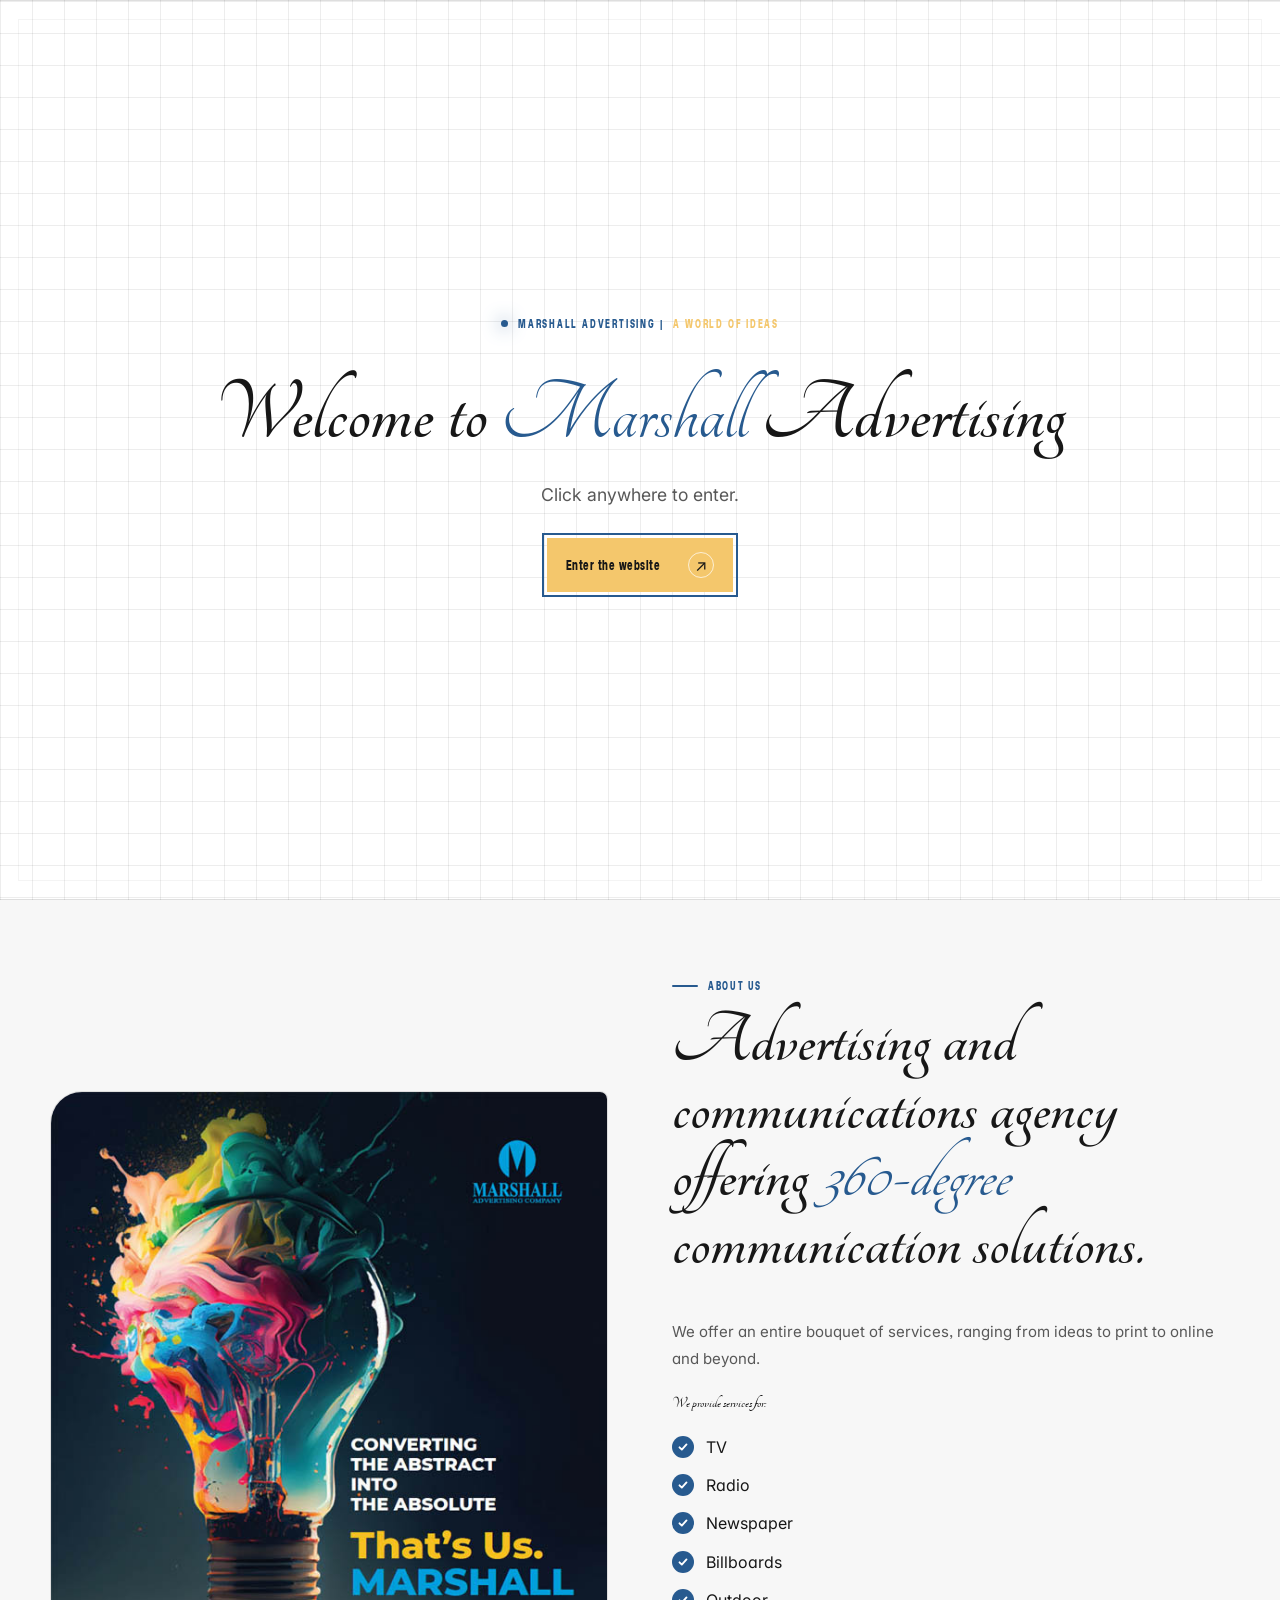
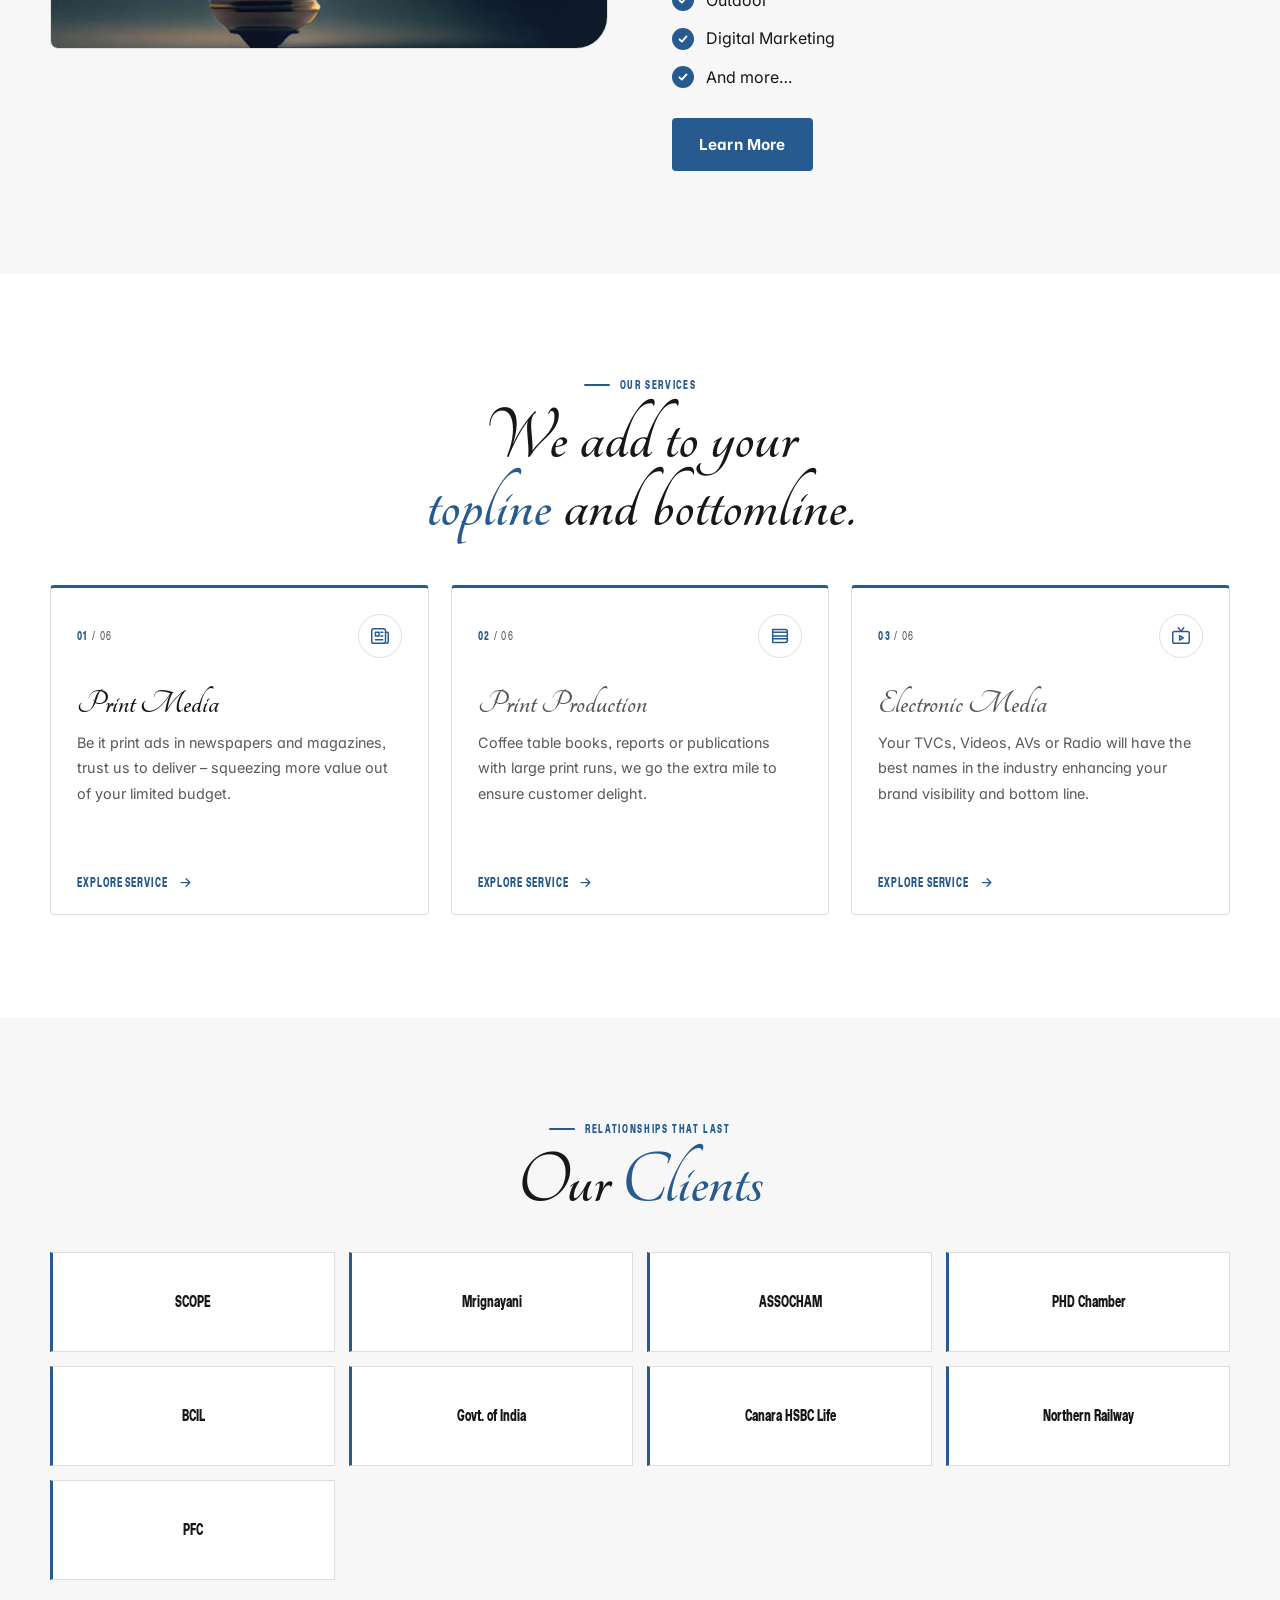
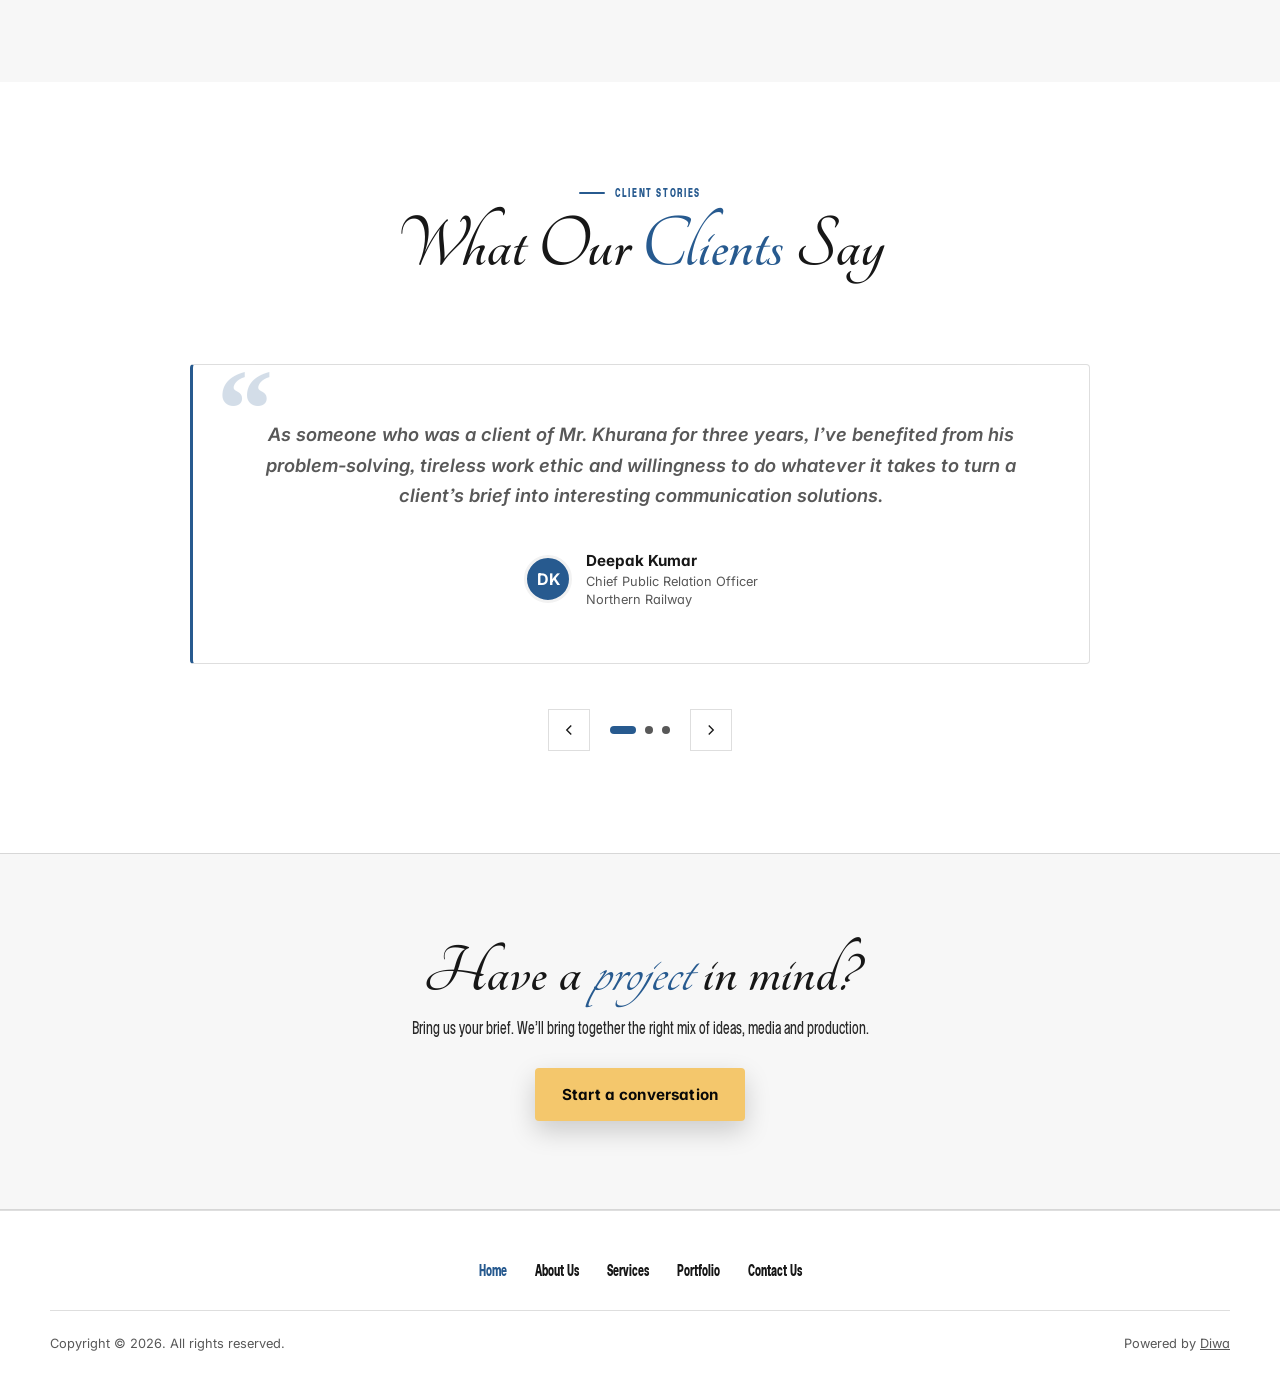
<file: index.html>
<!DOCTYPE html>
<html lang="en" data-theme="light">
<head>
  <meta charset="utf-8">
  <meta name="viewport" content="width=device-width, initial-scale=1">
  <title>Marshall Advertising Company – 360° Communication Solutions</title>
  <meta name="description" content="Advertising and communications agency offering 360-degree communication solutions – print, electronic, outdoor, events and digital.">
  <link rel="preconnect" href="https://fonts.googleapis.com">
  <link rel="preconnect" href="https://fonts.gstatic.com" crossorigin>
  <link rel="preload" as="image" href="assets/images/abt-img.jpg">
  <link href="https://fonts.googleapis.com/css2?family=Cossette+Titre:wght@400;700&family=Inter:wght@400;500;600;700&family=Tangerine:wght@400;700&display=swap" rel="stylesheet">
  <link rel="stylesheet" href="assets/css/style.css">
  <script>try{document.documentElement.setAttribute('data-theme',localStorage.getItem('marshall_theme')||'light')}catch(e){}</script>
</head>
<body data-page="home">
  <div id="site-header"></div>

  <main>
    <!-- Hero -->
    <section class="hero">
      <div class="container split">
        <div class="reveal">
          <span class="eyebrow">Advertising &amp; Communications</span>
          <h1>Converting the abstract into the absolute.
            <span class="gold">That’s Us.</span>
            <span class="blue">MARSHALL</span>
          </h1>
          <p>From the first idea to the final print run – one agency, one team, every medium.</p>
          <div class="hero-cta">
            <a class="btn" href="portfolio.html">View our work</a>
            <a class="btn ghost" href="contact.html">Let’s connect</a>
          </div>
          <div class="stat-row">
            <div class="stat"><b data-count="portfolio">24</b><span>Projects shown</span></div>
            <div class="stat"><b data-count="services">6</b><span>Disciplines</span></div>
            <div class="stat"><b>360°</b><span>Thinking</span></div>
          </div>
        </div>
        <div class="hero-art reveal"><div class="orb"></div><div data-art="bulb"></div></div>
      </div>
    </section>

    <!-- About -->
    <section class="section alt">
      <div class="container split">
        <div class="frame reveal"><div class="poster" data-art="poster"></div></div>
        <div class="reveal">
          <span class="eyebrow">About us</span>
          <h2 class="h2">Advertising and communications agency offering <em>360-degree</em> communication solutions.</h2>
          <p class="lead">We offer an entire bouquet of services, ranging from ideas to print to online and beyond.</p>
          <h4 style="margin-top:22px">We provide services for:</h4>
          <ul class="checks">
            <li>TV</li><li>Radio</li><li>Newspaper</li><li>Billboards</li><li>Outdoor</li><li>Digital Marketing</li><li>And more…</li>
          </ul>
          <a class="btn" href="about.html">Learn More</a>
        </div>
      </div>
    </section>

    <!-- Services -->
    <section class="section">
      <div class="container">
        <div class="section-head reveal">
          <span class="eyebrow">Our services</span>
          <h2 class="h2" style="margin:0">We add to your <span class="title-highlight">topline</span> and bottomline.</h2>
        </div>
        <div class="grid cols-3" data-render="services" data-limit="3" data-variant="spot"></div>
      </div>
    </section>

    <!-- Clients -->
    <section class="section alt" id="clients">
      <div class="container section-head reveal" style="margin-bottom:34px">
        <span class="eyebrow">Relationships that last</span>
        <h2 class="h2" style="margin:0">Our <span class="title-highlight">Clients</span></h2>
      </div>
      <div class="container">
        <div class="client-grid" data-render="clients" role="list" aria-label="Our clients"></div>
      </div>
    </section>

    <!-- Testimonials -->
    <section class="section" id="testimonials">
      <div class="container">
        <div class="section-head center reveal">
          <span class="eyebrow">Client stories</span>
          <h2 class="h2">What Our <span class="title-highlight">Clients</span> Say</h2>
        </div>
        <div data-render="testimonials" data-filter="home"></div>
      </div>
    </section>

    <section class="cta">
      <div class="container reveal">
        <h2>Have a <em>project</em> in mind?</h2>
        <p>Bring us your brief. We’ll bring together the right mix of ideas, media and production.</p>
        <a class="btn light" href="contact.html">Start a conversation</a>
      </div>
    </section>
  </main>

  <div id="site-footer"></div>
  <script src="assets/js/data.js"></script>
  <script src="assets/js/main.js"></script>
</body>
</html>
</file>
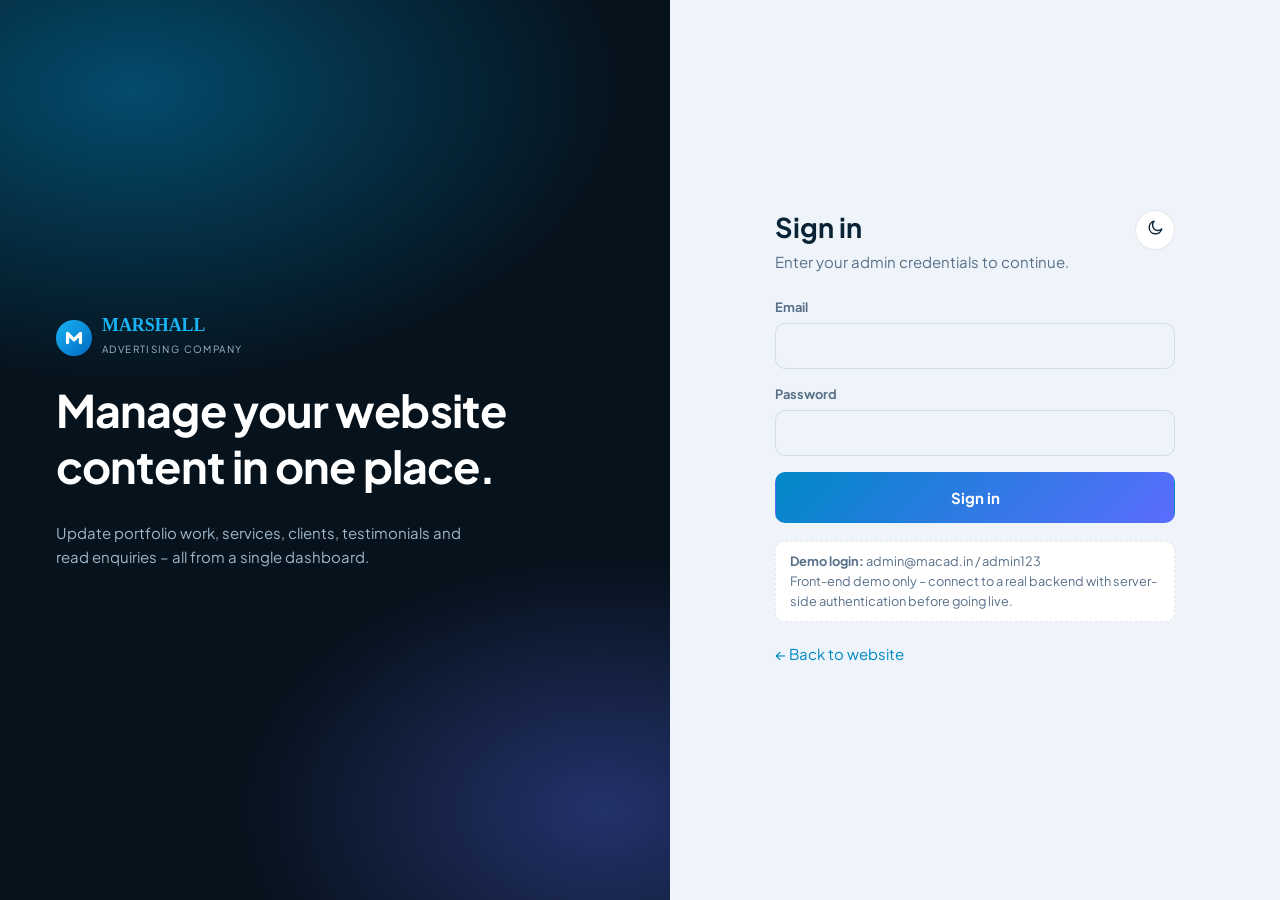
<file: admin/index.html>
<!DOCTYPE html>
<html lang="en" data-theme="light">
<head>
  <meta charset="utf-8">
  <meta name="viewport" content="width=device-width, initial-scale=1">
  <meta name="robots" content="noindex, nofollow">
  <title>Dashboard – Marshall Admin</title>
  <link rel="preconnect" href="https://fonts.googleapis.com">
  <link rel="preconnect" href="https://fonts.gstatic.com" crossorigin>
  <link href="https://fonts.googleapis.com/css2?family=Plus+Jakarta+Sans:wght@400;500;600;700;800&display=swap" rel="stylesheet">
  <link rel="stylesheet" href="assets/css/admin.css">
  <script>try{document.documentElement.setAttribute('data-theme',localStorage.getItem('marshall_theme')||'light')}catch(e){}</script>
</head>
<body data-page="dashboard">
  <div id="app"></div>
  <script src="../assets/js/data.js"></script>
  <script src="assets/js/admin.js"></script>
</body>
</html>
</file>
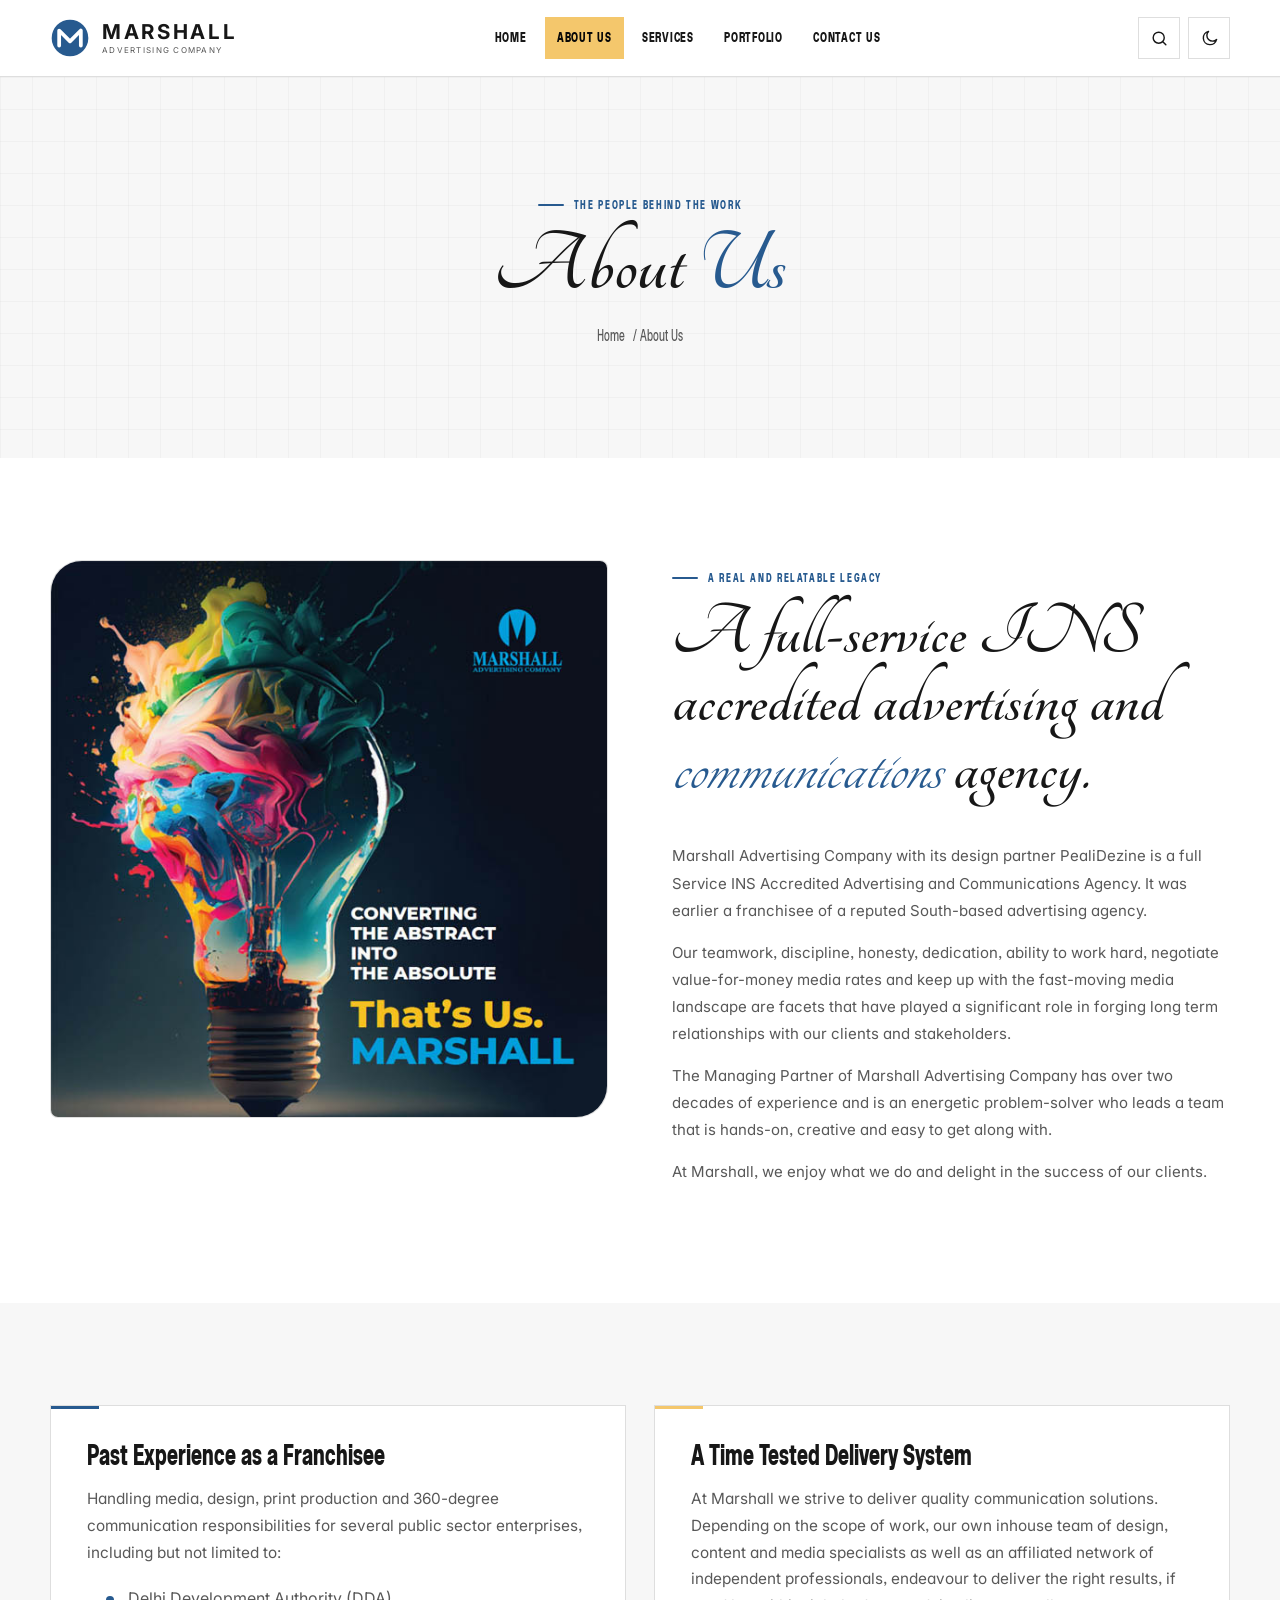
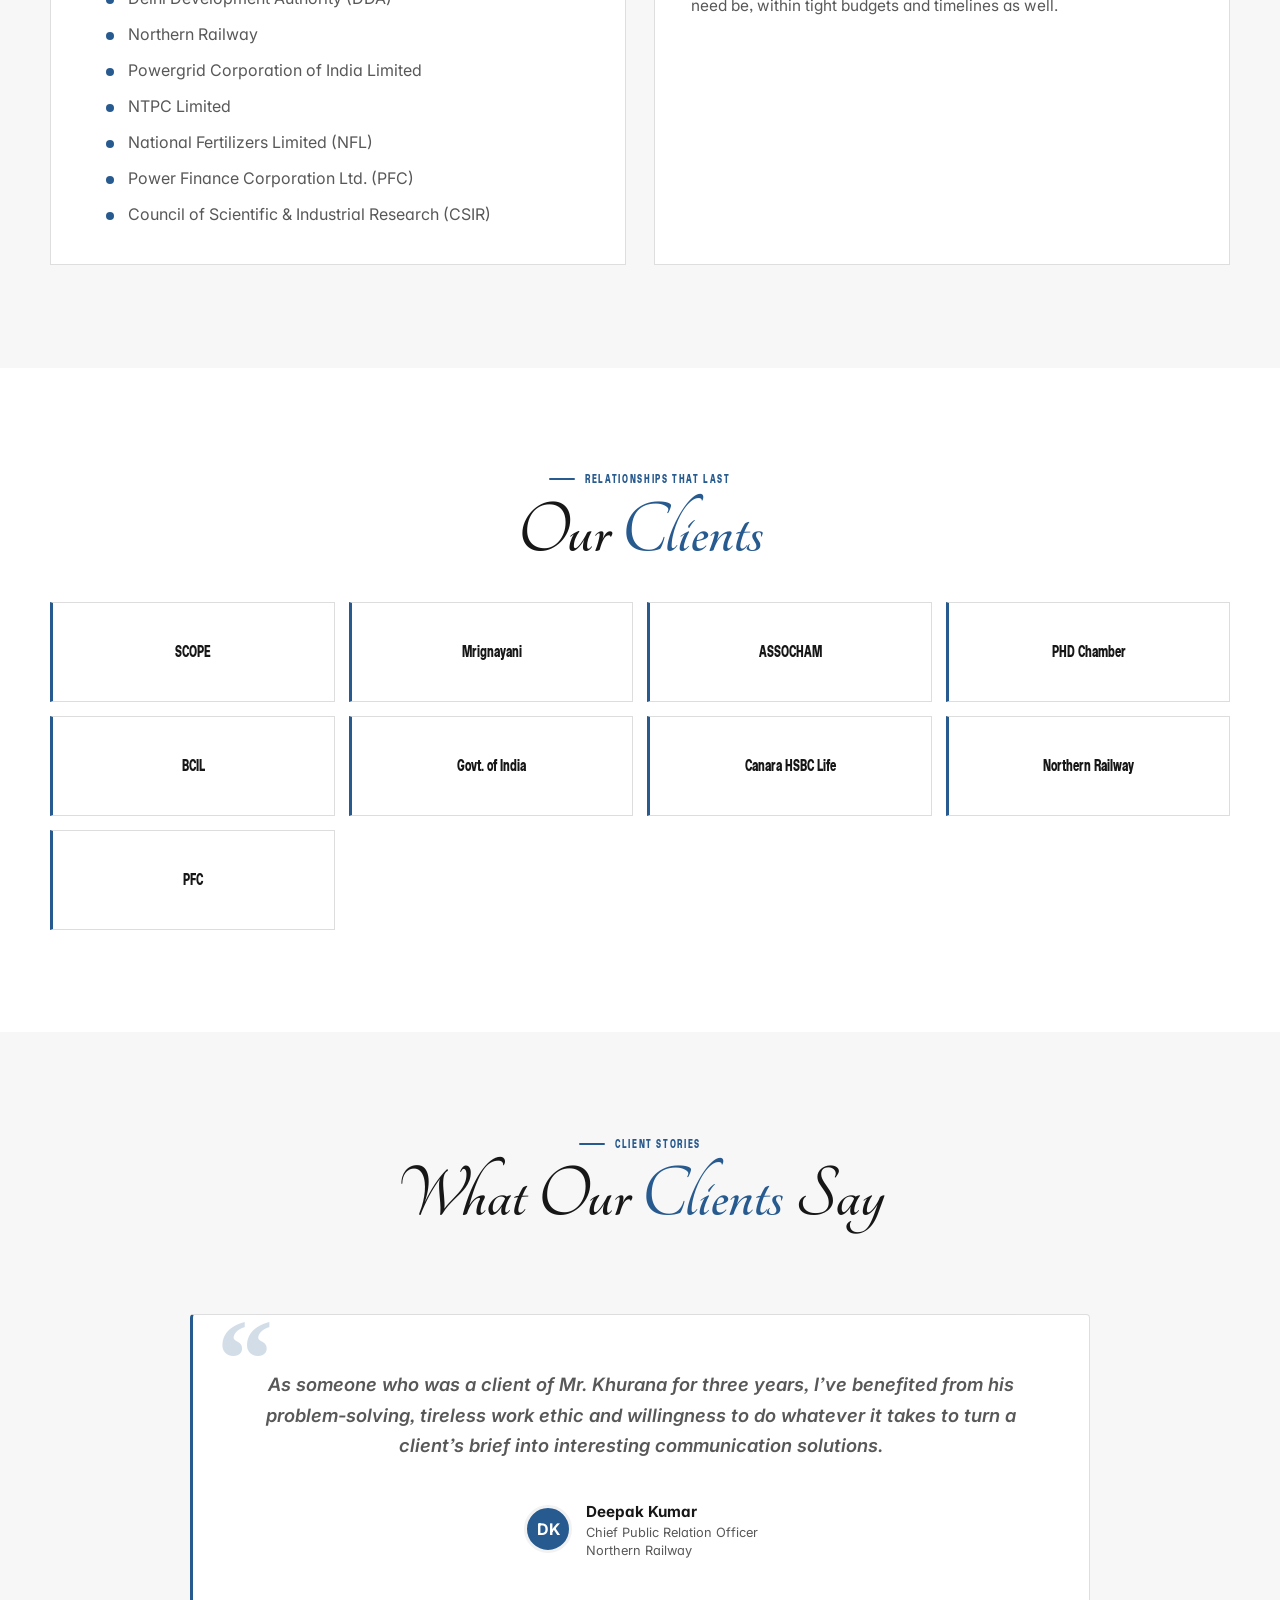
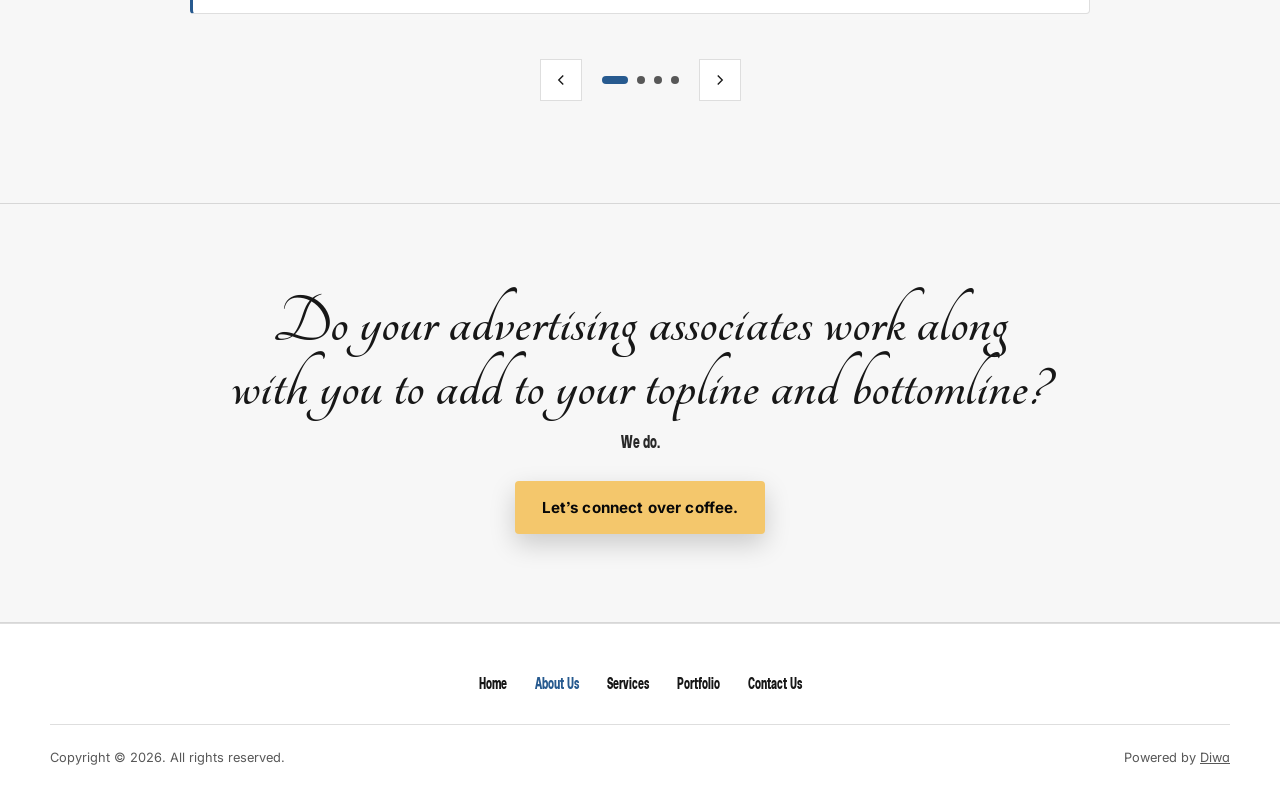
<file: about.html>
<!DOCTYPE html>
<html lang="en" data-theme="light">
<head>
  <meta charset="utf-8">
  <meta name="viewport" content="width=device-width, initial-scale=1">
  <title>About Us – Marshall Advertising Company</title>
  <meta name="description" content="A full-service INS accredited advertising and communications agency with decades of experience.">
  <link rel="preconnect" href="https://fonts.googleapis.com">
  <link rel="preconnect" href="https://fonts.gstatic.com" crossorigin>
  <link rel="preload" as="image" href="assets/images/abt-img.jpg">
  <link href="https://fonts.googleapis.com/css2?family=Cossette+Titre:wght@400;700&family=Inter:wght@400;500;600;700&family=Tangerine:wght@400;700&display=swap" rel="stylesheet">
  <link rel="stylesheet" href="assets/css/style.css">
  <script>try{document.documentElement.setAttribute('data-theme',localStorage.getItem('marshall_theme')||'light')}catch(e){}</script>
</head>
<body data-page="about">
  <div id="site-header"></div>

  <main>
    <section class="page-banner">
      <div class="container">
        <span class="eyebrow">The people behind the work</span>
        <h1>About <span class="title-highlight">Us</span></h1>
        <div class="crumbs"><a href="index.html">Home</a> / About Us</div>
      </div>
    </section>

    <section class="section">
      <div class="container split" style="align-items:start">
        <div class="frame reveal"><div class="poster" data-art="poster"></div></div>
        <div class="reveal">
          <span class="eyebrow">A real and relatable legacy</span>
          <h2 class="h2">A full-service INS accredited advertising and <em>communications</em> agency.</h2>
          <p class="lead">Marshall Advertising Company with its design partner PealiDezine is a full Service INS Accredited Advertising and Communications Agency. It was earlier a franchisee of a reputed South-based advertising agency.</p>
          <p class="lead">Our teamwork, discipline, honesty, dedication, ability to work hard, negotiate value-for-money media rates and keep up with the fast-moving media landscape are facets that have played a significant role in forging long term relationships with our clients and stakeholders.</p>
          <p class="lead">The Managing Partner of Marshall Advertising Company has over two decades of experience and is an energetic problem-solver who leads a team that is hands-on, creative and easy to get along with.</p>
          <p class="lead">At Marshall, we enjoy what we do and delight in the success of our clients.</p>
        </div>
      </div>
    </section>

    <section class="section alt">
      <div class="container grid" style="grid-template-columns:repeat(auto-fit,minmax(300px,1fr));gap:28px">
        <article class="card c-bracket reveal">
          <h3 class="h2" style="font-size:1.6rem">Past Experience as a Franchisee</h3>
          <p>Handling media, design, print production and 360-degree communication responsibilities for several public sector enterprises, including but not limited to:</p>
          <ul class="bullets">
            <li>Delhi Development Authority (DDA)</li>
            <li>Northern Railway</li>
            <li>Powergrid Corporation of India Limited</li>
            <li>NTPC Limited</li>
            <li>National Fertilizers Limited (NFL)</li>
            <li>Power Finance Corporation Ltd. (PFC)</li>
            <li>Council of Scientific &amp; Industrial Research (CSIR)</li>
          </ul>
        </article>
        <article class="card c-bracket reveal">
          <h3 class="h2" style="font-size:1.6rem">A Time Tested Delivery System</h3>
          <p>At Marshall we strive to deliver quality communication solutions. Depending on the scope of work, our own inhouse team of design, content and media specialists as well as an affiliated network of independent professionals, endeavour to deliver the right results, if need be, within tight budgets and timelines as well.</p>
        </article>
      </div>
    </section>

    <section class="section" id="clients">
      <div class="container section-head reveal" style="margin-bottom:34px">
        <span class="eyebrow">Relationships that last</span>
        <h2 class="h2" style="margin:0">Our <span class="title-highlight">Clients</span></h2>
      </div>
      <div class="container">
        <div class="client-grid" data-render="clients" role="list" aria-label="Our clients"></div>
      </div>
    </section>

    <section class="section alt" id="testimonials">
      <div class="container">
        <div class="section-head center reveal">
          <span class="eyebrow">Client stories</span>
          <h2 class="h2">What Our <span class="title-highlight">Clients</span> Say</h2>
        </div>
        <div data-render="testimonials" data-filter="all"></div>
      </div>
    </section>

    <section class="cta">
      <div class="container reveal">
        <h2>Do your advertising associates work along with you to add to your topline and bottomline?</h2>
        <p><b>We do.</b></p>
        <a class="btn light" href="contact.html">Let’s connect over coffee.</a>
      </div>
    </section>
  </main>

  <div id="site-footer"></div>
  <script src="assets/js/data.js"></script>
  <script src="assets/js/main.js"></script>
</body>
</html>
</file>
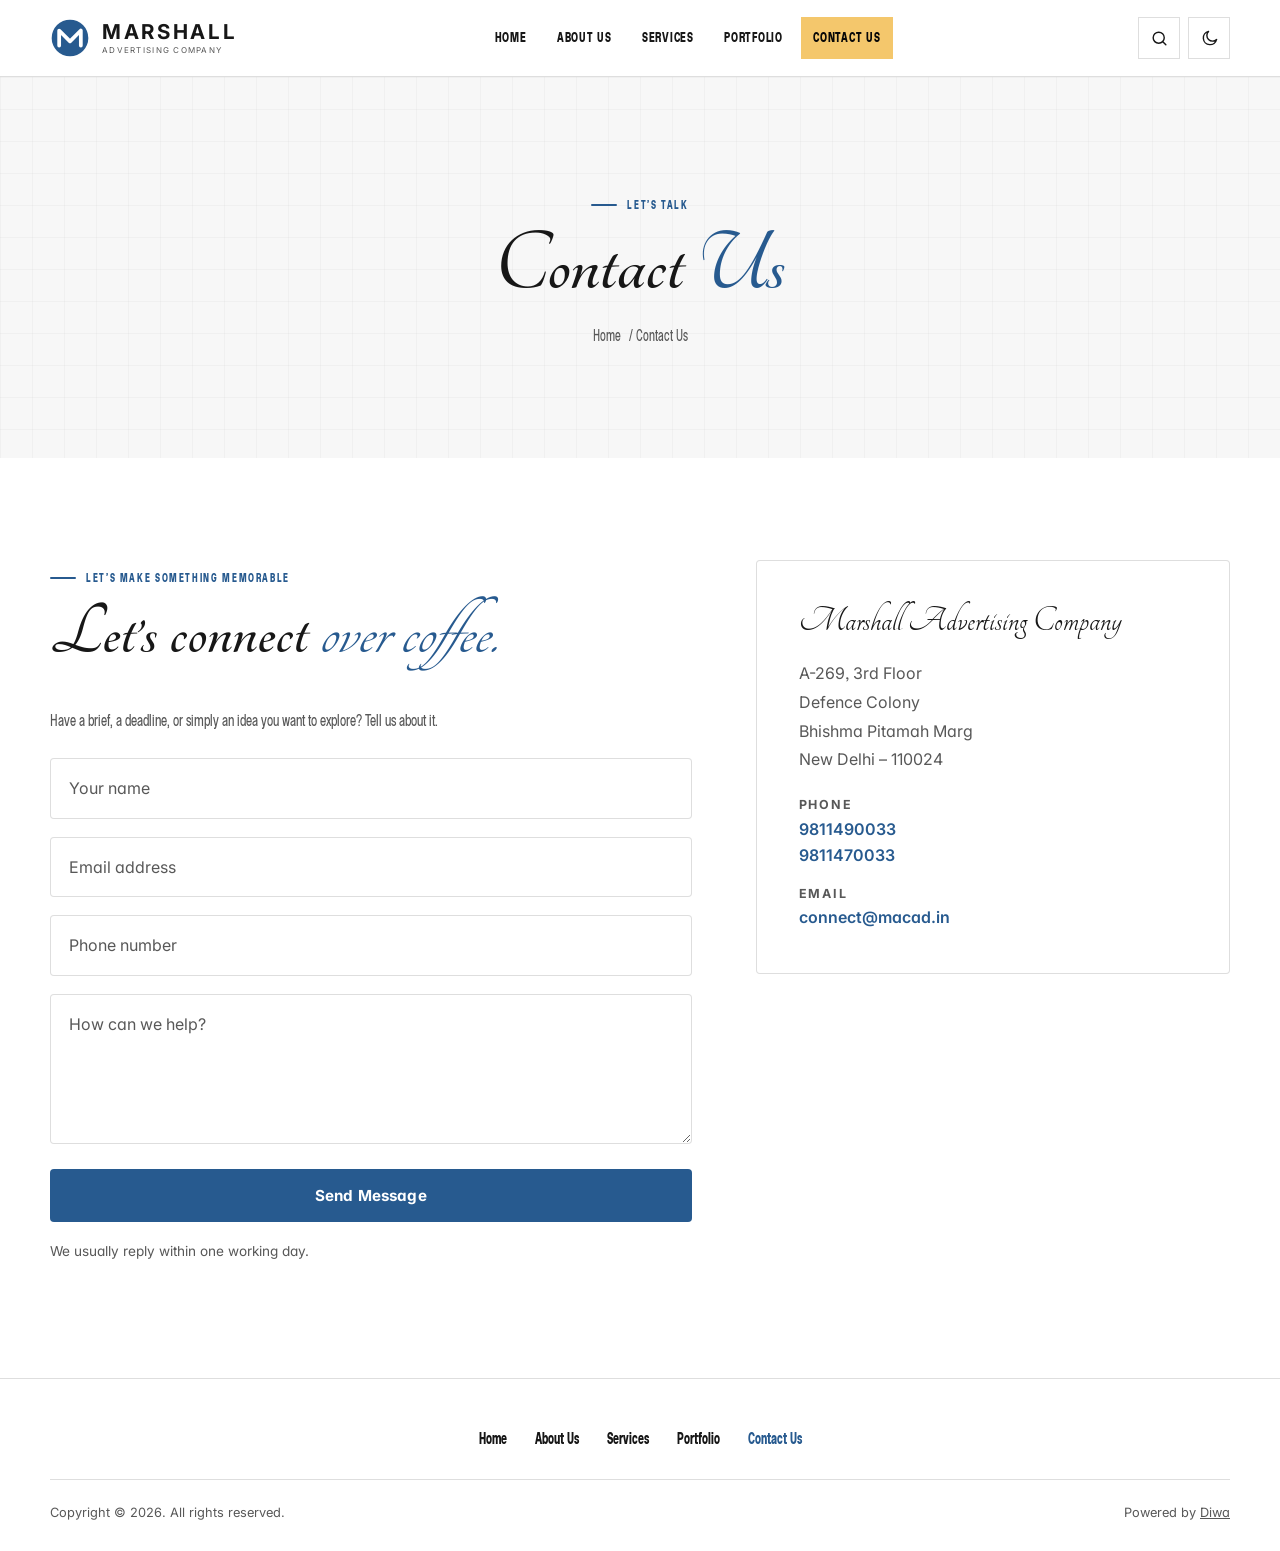
<file: contact.html>
<!DOCTYPE html>
<html lang="en" data-theme="light">
<head>
  <meta charset="utf-8">
  <meta name="viewport" content="width=device-width, initial-scale=1">
  <title>Contact Us – Marshall Advertising Company</title>
  <meta name="description" content="Have a brief, a deadline, or simply an idea you want to explore? Tell Marshall Advertising Company about it.">
  <link rel="preconnect" href="https://fonts.googleapis.com">
  <link rel="preconnect" href="https://fonts.gstatic.com" crossorigin>
  <link href="https://fonts.googleapis.com/css2?family=Cossette+Titre:wght@400;700&family=Inter:wght@400;500;600;700&family=Tangerine:wght@400;700&display=swap" rel="stylesheet">
  <link rel="stylesheet" href="assets/css/style.css">
  <script>try{document.documentElement.setAttribute('data-theme',localStorage.getItem('marshall_theme')||'light')}catch(e){}</script>
</head>
<body data-page="contact">
  <div id="site-header"></div>

  <main>
    <section class="page-banner">
      <div class="container">
        <span class="eyebrow">Let’s talk</span>
        <h1>Contact <span class="title-highlight">Us</span></h1>
        <div class="crumbs"><a href="index.html">Home</a> / Contact Us</div>
      </div>
    </section>

    <section class="section">
      <div class="container contact-grid">
        <div class="reveal">
          <span class="eyebrow">Let’s make something memorable</span>
          <h2 class="h2">Let’s connect <em>over coffee.</em></h2>
          <p class="lead">Have a brief, a deadline, or simply an idea you want to explore? Tell us about it.</p>

          <form class="form" id="contactForm" novalidate>
            <div class="field">
              <label class="sr-only" for="cName">Your name</label>
              <input id="cName" name="name" type="text" placeholder="Your name" autocomplete="name">
              <div class="err">Please enter your name.</div>
            </div>
            <div class="field">
              <label class="sr-only" for="cEmail">Email address</label>
              <input id="cEmail" name="email" type="email" placeholder="Email address" autocomplete="email">
              <div class="err">Please enter a valid email address.</div>
            </div>
            <div class="field">
              <label class="sr-only" for="cPhone">Phone number</label>
              <input id="cPhone" name="phone" type="tel" placeholder="Phone number" autocomplete="tel">
              <div class="err">Please enter a valid phone number.</div>
            </div>
            <div class="field">
              <label class="sr-only" for="cMsg">How can we help?</label>
              <textarea id="cMsg" name="message" placeholder="How can we help?"></textarea>
              <div class="err">Please tell us a little about your project.</div>
            </div>
            <button class="btn" type="submit">Send Message</button>
            <p class="form-note">We usually reply within one working day.</p>
          </form>
        </div>

        <aside class="info-card reveal" aria-label="Contact details">
          <h2>Marshall Advertising Company</h2>
          <address data-bind="address"></address>
          <h4>Phone</h4>
          <a data-bind="phone1" href="#"></a>
          <a data-bind="phone2" href="#"></a>
          <h4>Email</h4>
          <a data-bind="email" href="#"></a>
        </aside>
      </div>
    </section>
  </main>

  <div id="site-footer"></div>
  <script src="assets/js/data.js"></script>
  <script src="assets/js/main.js"></script>
</body>
</html>
</file>
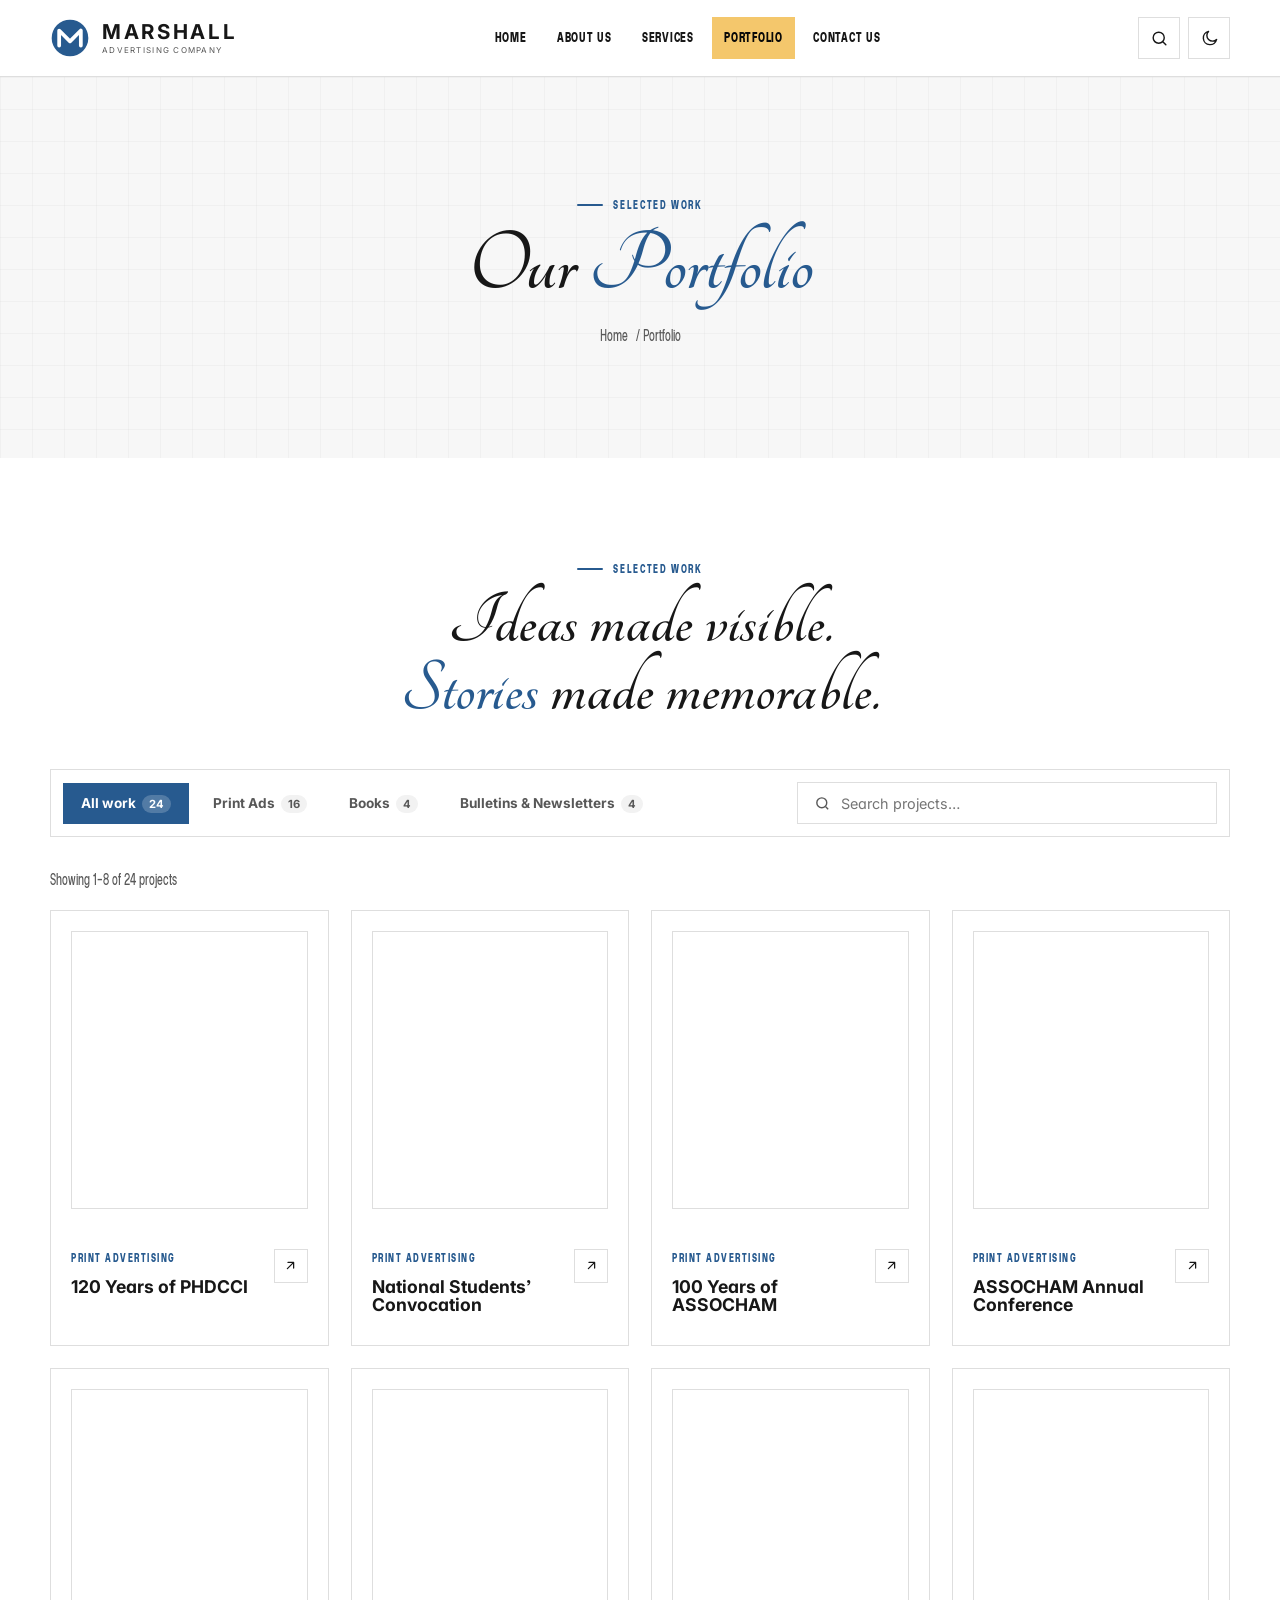
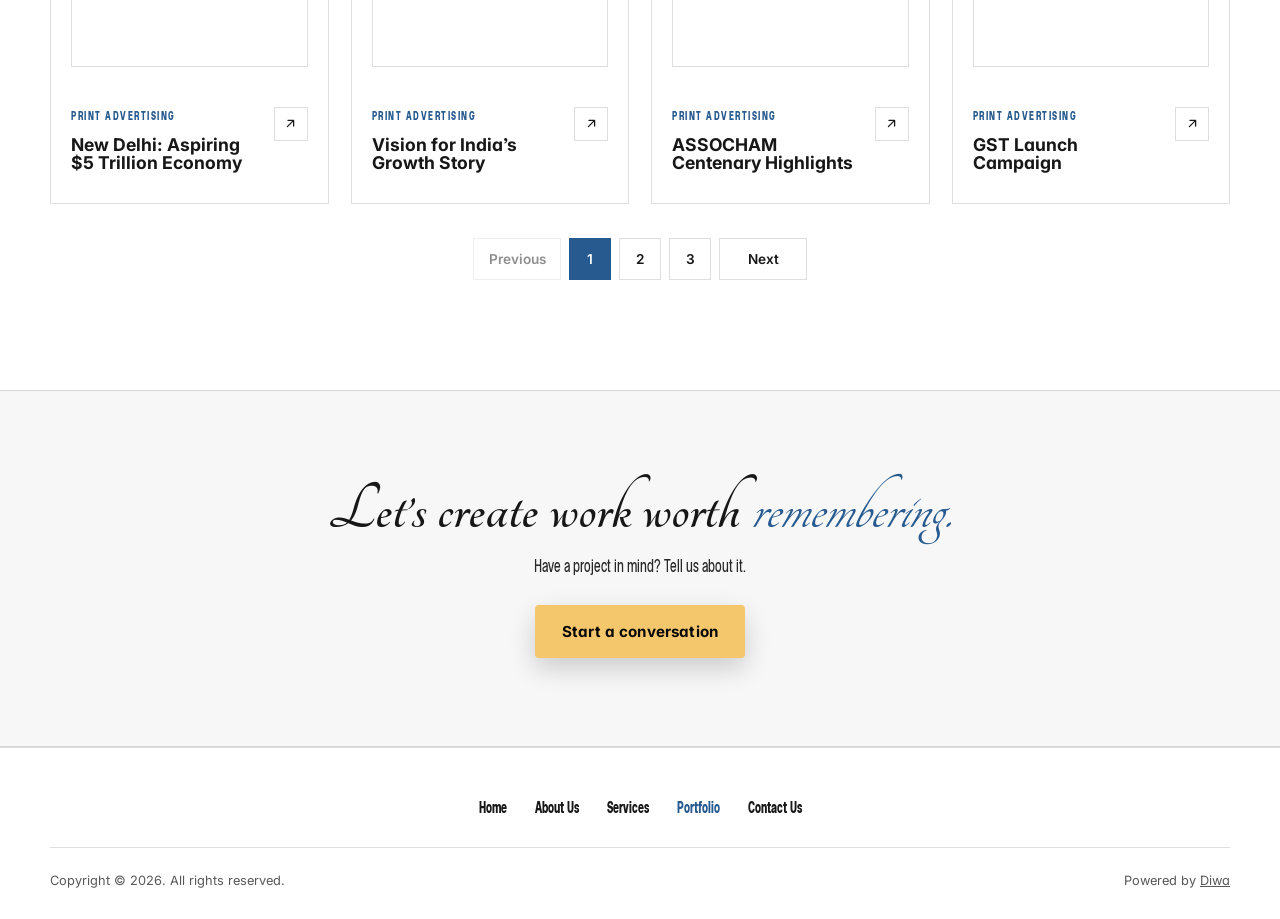
<file: portfolio.html>
<!DOCTYPE html>
<html lang="en" data-theme="light">
<head>
  <meta charset="utf-8">
  <meta name="viewport" content="width=device-width, initial-scale=1">
  <title>Our Portfolio – Marshall Advertising Company</title>
  <meta name="description" content="A cross-section of campaigns, publications and editorial work created for institutions and organisations across India.">
  <link rel="preconnect" href="https://fonts.googleapis.com">
  <link rel="preconnect" href="https://fonts.gstatic.com" crossorigin>
  <link href="https://fonts.googleapis.com/css2?family=Cossette+Titre:wght@400;700&family=Inter:wght@400;500;600;700&family=Tangerine:wght@400;700&display=swap" rel="stylesheet">
  <link rel="stylesheet" href="assets/css/style.css">
  <script>try{document.documentElement.setAttribute('data-theme',localStorage.getItem('marshall_theme')||'light')}catch(e){}</script>
</head>
<body data-page="portfolio">
  <div id="site-header"></div>

  <main>
    <section class="page-banner">
      <div class="container">
        <span class="eyebrow">Selected work</span>
        <h1>Our <span class="title-highlight">Portfolio</span></h1>
        <div class="crumbs"><a href="index.html">Home</a> / Portfolio</div>
      </div>
    </section>

    <section class="section">
      <div class="container">
        <div class="section-head reveal">
          <span class="eyebrow">Selected work</span>
          <h2 class="h2" style="margin:0">Ideas made visible. <span class="title-highlight">Stories</span> made memorable.</h2>
        </div>

        <div class="pf-tools reveal">
          <div class="tabs" id="pfTabs" role="tablist" aria-label="Portfolio categories"></div>
          <label class="pf-search">
            <svg viewBox="0 0 24 24"><circle cx="11" cy="11" r="7"/><path d="M20 20l-3.5-3.5"/></svg>
            <span class="sr-only">Search portfolio</span>
            <input type="search" id="pfSearch" placeholder="Search projects…" autocomplete="off">
          </label>
        </div>
        <p class="pf-count" id="pfCount" aria-live="polite"></p>
        <div class="pf-grid" id="pfGrid"></div>
        <nav class="pf-pagination" id="pfPagination" aria-label="Portfolio pages"></nav>
        <p class="pf-empty" id="pfEmpty">No projects match your search. Try a different keyword.</p>
      </div>
    </section>

    <section class="cta">
      <div class="container reveal">
        <h2>Let’s create work worth <em>remembering.</em></h2>
        <p>Have a project in mind? Tell us about it.</p>
        <a class="btn light" href="contact.html">Start a conversation</a>
      </div>
    </section>
  </main>

  <div id="site-footer"></div>
  <script src="assets/js/data.js"></script>
  <script src="assets/js/main.js"></script>
</body>
</html>
</file>
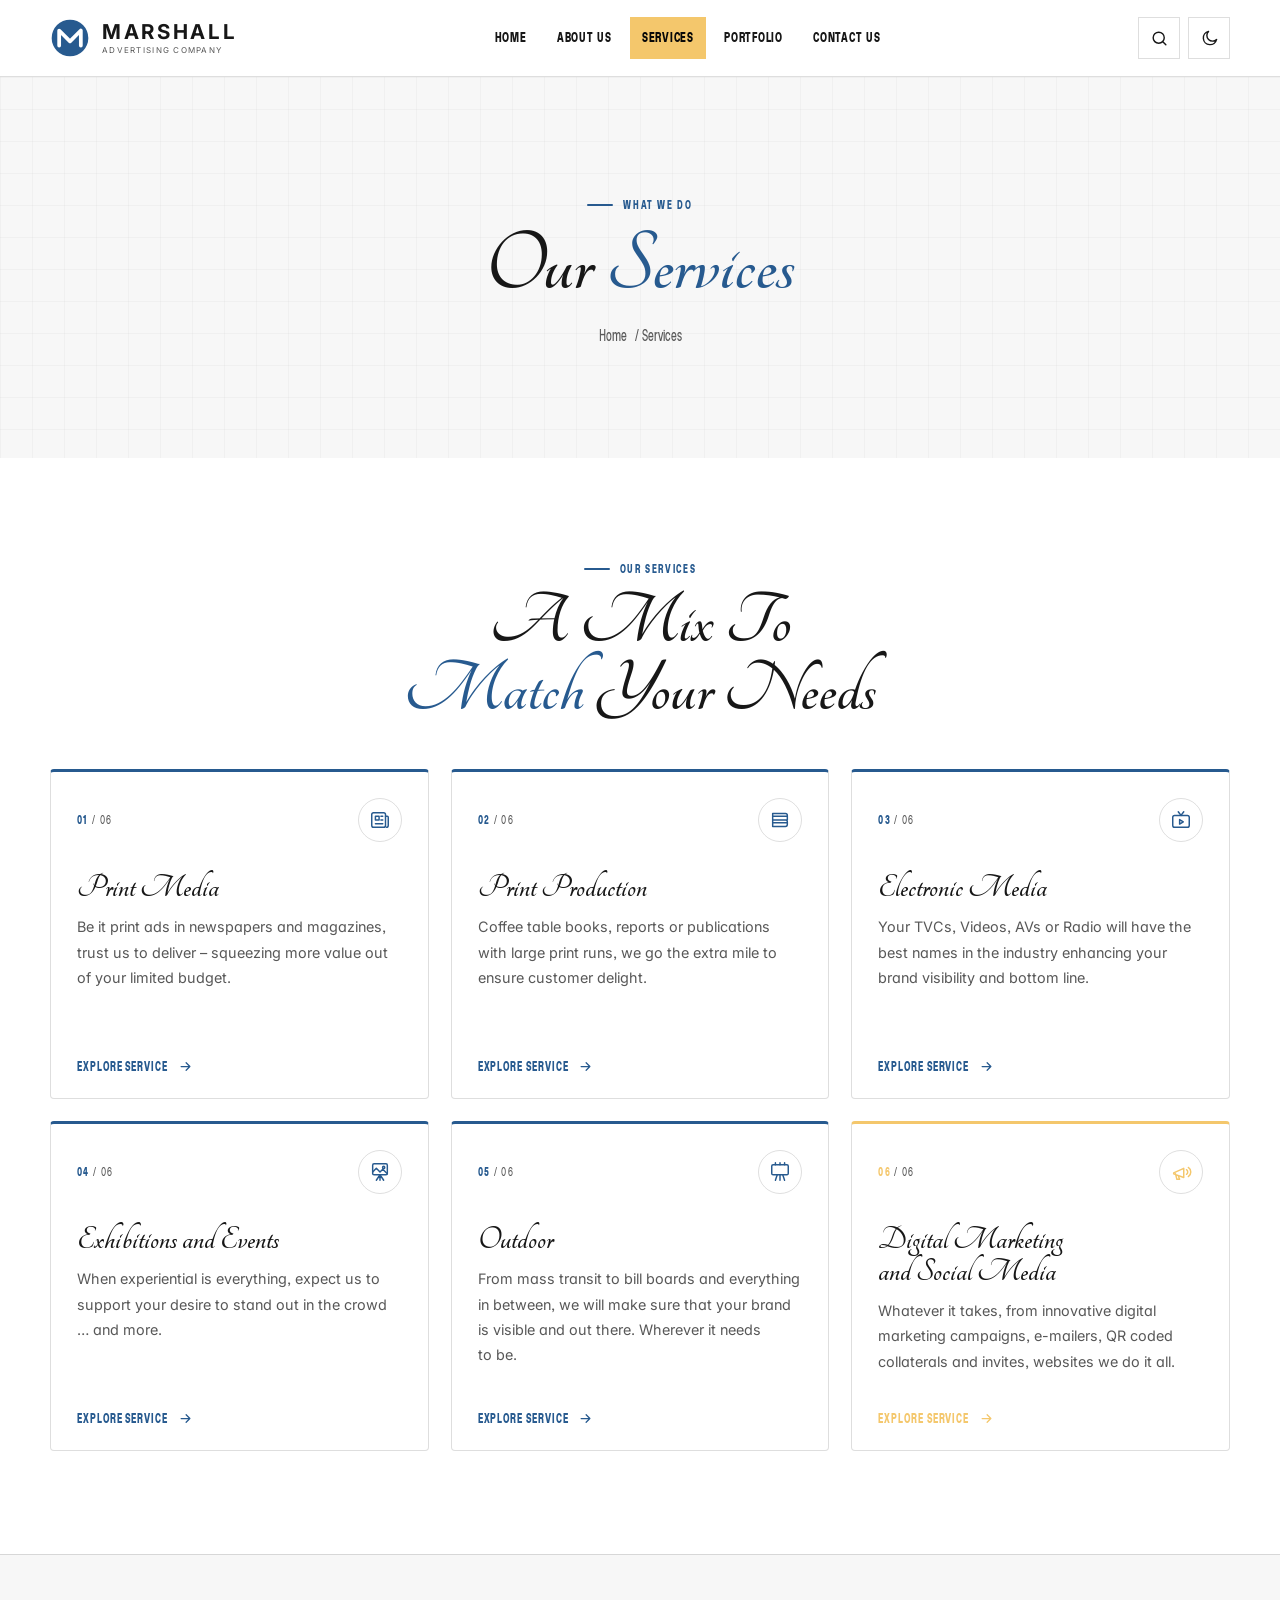
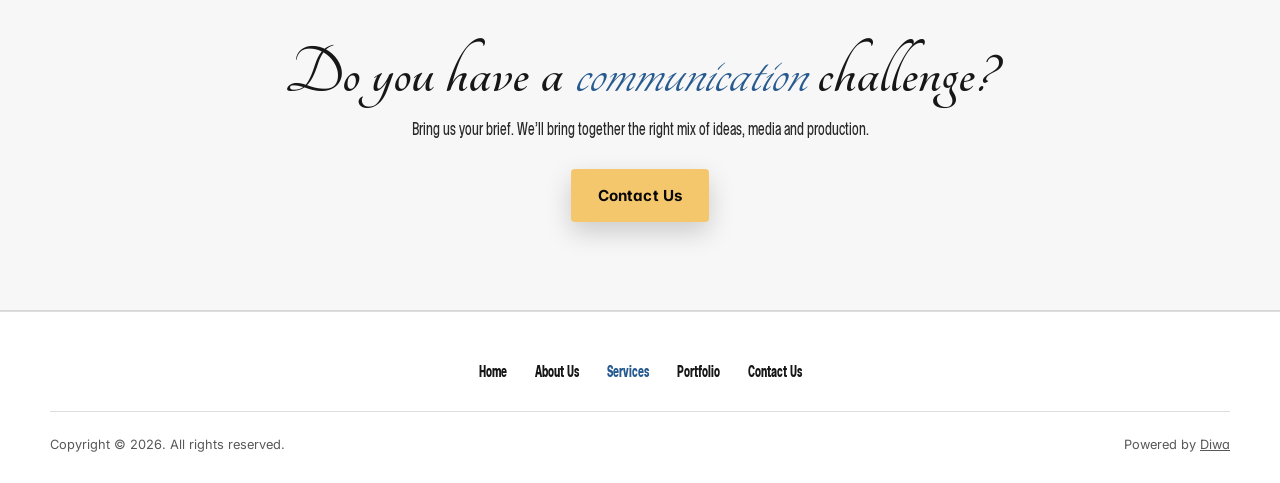
<file: services.html>
<!DOCTYPE html>
<html lang="en" data-theme="light">
<head>
  <meta charset="utf-8">
  <meta name="viewport" content="width=device-width, initial-scale=1">
  <title>Our Services – Marshall Advertising Company</title>
  <meta name="description" content="Print media, print production, electronic media, exhibitions and events, outdoor, and digital marketing – a mix to match your needs.">
  <link rel="preconnect" href="https://fonts.googleapis.com">
  <link rel="preconnect" href="https://fonts.gstatic.com" crossorigin>
  <link href="https://fonts.googleapis.com/css2?family=Cossette+Titre:wght@400;700&family=Inter:wght@400;500;600;700&family=Tangerine:wght@400;700&display=swap" rel="stylesheet">
  <link rel="stylesheet" href="assets/css/style.css">
  <script>try{document.documentElement.setAttribute('data-theme',localStorage.getItem('marshall_theme')||'light')}catch(e){}</script>
</head>
<body data-page="services">
  <div id="site-header"></div>

  <main>
    <section class="page-banner">
      <div class="container">
        <span class="eyebrow">What we do</span>
        <h1>Our <span class="title-highlight">Services</span></h1>
        <div class="crumbs"><a href="index.html">Home</a> / Services</div>
      </div>
    </section>

    <section class="section">
      <div class="container">
        <div class="section-head reveal">
          <span class="eyebrow">Our services</span>
          <h2 class="h2" style="margin:0">A Mix To <span class="title-highlight">Match</span> Your Needs</h2>
        </div>
        <div class="grid cols-3" data-render="services" data-variant="fill"></div>
      </div>
    </section>

    <section class="cta">
      <div class="container reveal">
        <h2>Do you have a <em>communication</em> challenge?</h2>
        <p>Bring us your brief. We’ll bring together the right mix of ideas, media and production.</p>
        <a class="btn light" href="contact.html">Contact Us</a>
      </div>
    </section>
  </main>

  <div id="site-footer"></div>
  <script src="assets/js/data.js"></script>
  <script src="assets/js/main.js"></script>
</body>
</html>
</file>
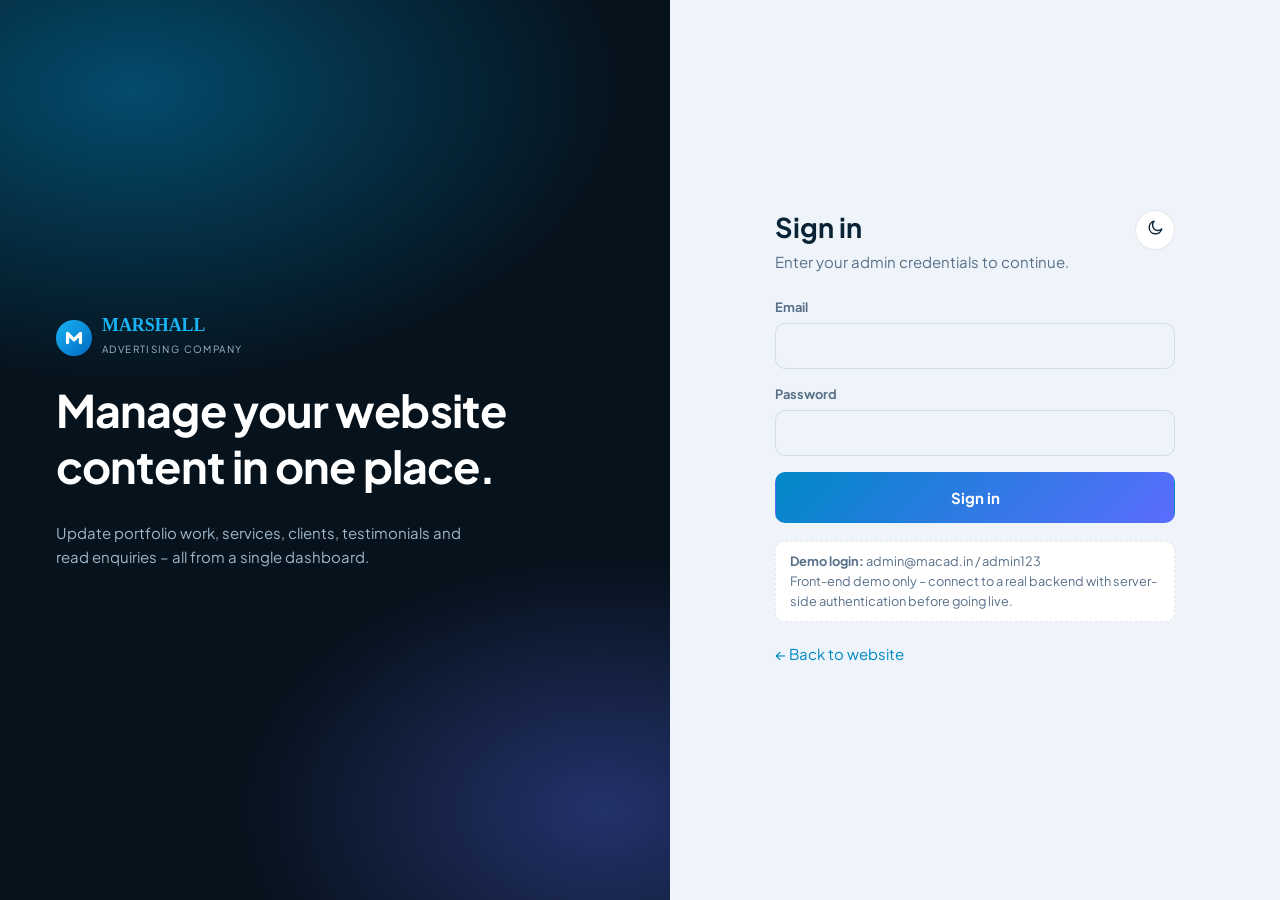
<file: admin/clients.html>
<!DOCTYPE html>
<html lang="en" data-theme="light">
<head>
  <meta charset="utf-8">
  <meta name="viewport" content="width=device-width, initial-scale=1">
  <meta name="robots" content="noindex, nofollow">
  <title>Clients – Marshall Admin</title>
  <link rel="preconnect" href="https://fonts.googleapis.com">
  <link rel="preconnect" href="https://fonts.gstatic.com" crossorigin>
  <link href="https://fonts.googleapis.com/css2?family=Plus+Jakarta+Sans:wght@400;500;600;700;800&display=swap" rel="stylesheet">
  <link rel="stylesheet" href="assets/css/admin.css">
  <script>try{document.documentElement.setAttribute('data-theme',localStorage.getItem('marshall_theme')||'light')}catch(e){}</script>
</head>
<body data-page="clients">
  <div id="app"></div>
  <script src="../assets/js/data.js"></script>
  <script src="assets/js/admin.js"></script>
</body>
</html>
</file>
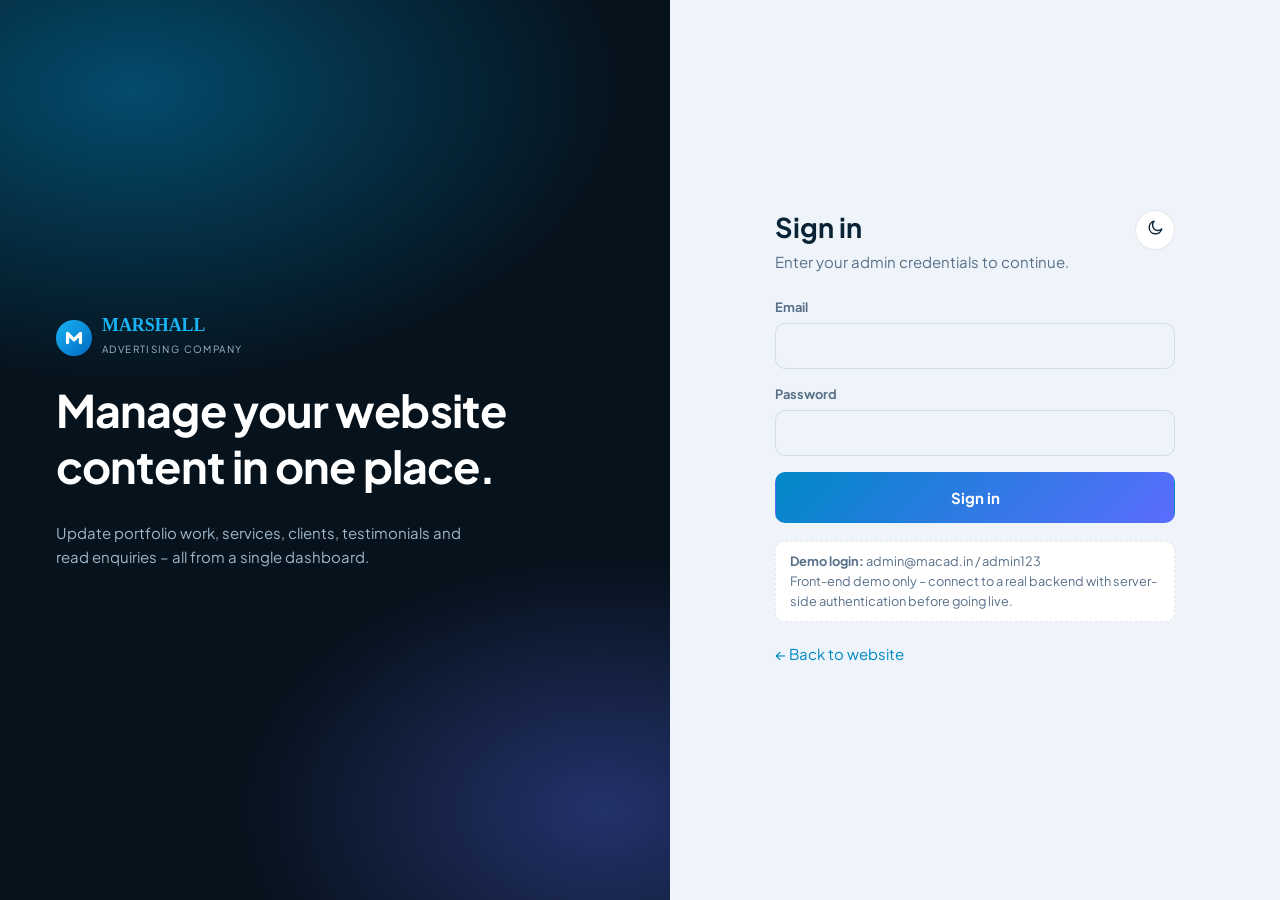
<file: admin/login.html>
<!DOCTYPE html>
<html lang="en" data-theme="light">
<head>
  <meta charset="utf-8">
  <meta name="viewport" content="width=device-width, initial-scale=1">
  <meta name="robots" content="noindex, nofollow">
  <title>Sign in – Marshall Admin</title>
  <link rel="preconnect" href="https://fonts.googleapis.com">
  <link rel="preconnect" href="https://fonts.gstatic.com" crossorigin>
  <link href="https://fonts.googleapis.com/css2?family=Plus+Jakarta+Sans:wght@400;500;600;700;800&display=swap" rel="stylesheet">
  <link rel="stylesheet" href="assets/css/admin.css">
  <script>try{document.documentElement.setAttribute('data-theme',localStorage.getItem('marshall_theme')||'light')}catch(e){}</script>
</head>
<body data-page="login">
  <div class="login-wrap">
    <section class="login-art">
      <span class="logo" style="padding:0"><span class="logo-mark"><svg viewBox="0 0 24 24"><path d="M5 17V7l7 7 7-7v10"/></svg></span><span><b style="color:#19b4f5">MARSHALL</b><small style="color:#9fb6c8">Advertising Company</small></span></span>
      <h2>Manage your website content in one place.</h2>
      <p>Update portfolio work, services, clients, testimonials and read enquiries – all from a single dashboard.</p>
    </section>
    <section class="login-form">
      <div class="login-card">
        <button class="ibtn" id="themeBtn" aria-label="Toggle theme" style="float:right"><span class="theme-ico-sun"><svg class="i" viewBox="0 0 24 24"><circle cx="12" cy="12" r="4"/><path d="M12 2v2M12 20v2M4.9 4.9l1.4 1.4M17.7 17.7l1.4 1.4M2 12h2M20 12h2M4.9 19.1l1.4-1.4M17.7 6.3l1.4-1.4"/></svg></span><span class="theme-ico-moon"><svg class="i" viewBox="0 0 24 24"><path d="M21 13.2A8.5 8.5 0 1 1 10.8 3a6.8 6.8 0 0 0 10.2 10.2z"/></svg></span></button>
        <h1>Sign in</h1>
        <p>Enter your admin credentials to continue.</p>
        <form id="loginForm" novalidate>
          <div class="field"><label for="email">Email</label><input id="email" name="email" type="email" autocomplete="username" required></div>
          <div class="field"><label for="password">Password</label><input id="password" name="password" type="password" autocomplete="current-password" required></div>
          <div class="err-msg" id="loginErr" role="alert">Incorrect email or password.</div>
          <button class="btn" type="submit">Sign in</button>
        </form>
        <div class="demo-note"><b>Demo login:</b> admin@macad.in / admin123<br>Front-end demo only – connect to a real backend with server-side authentication before going live.</div>
        <p style="margin-top:20px"><a href="../index.html">← Back to website</a></p>
      </div>
    </section>
  </div>
  <script src="../assets/js/data.js"></script>
  <script src="assets/js/admin.js"></script>
</body>
</html>
</file>
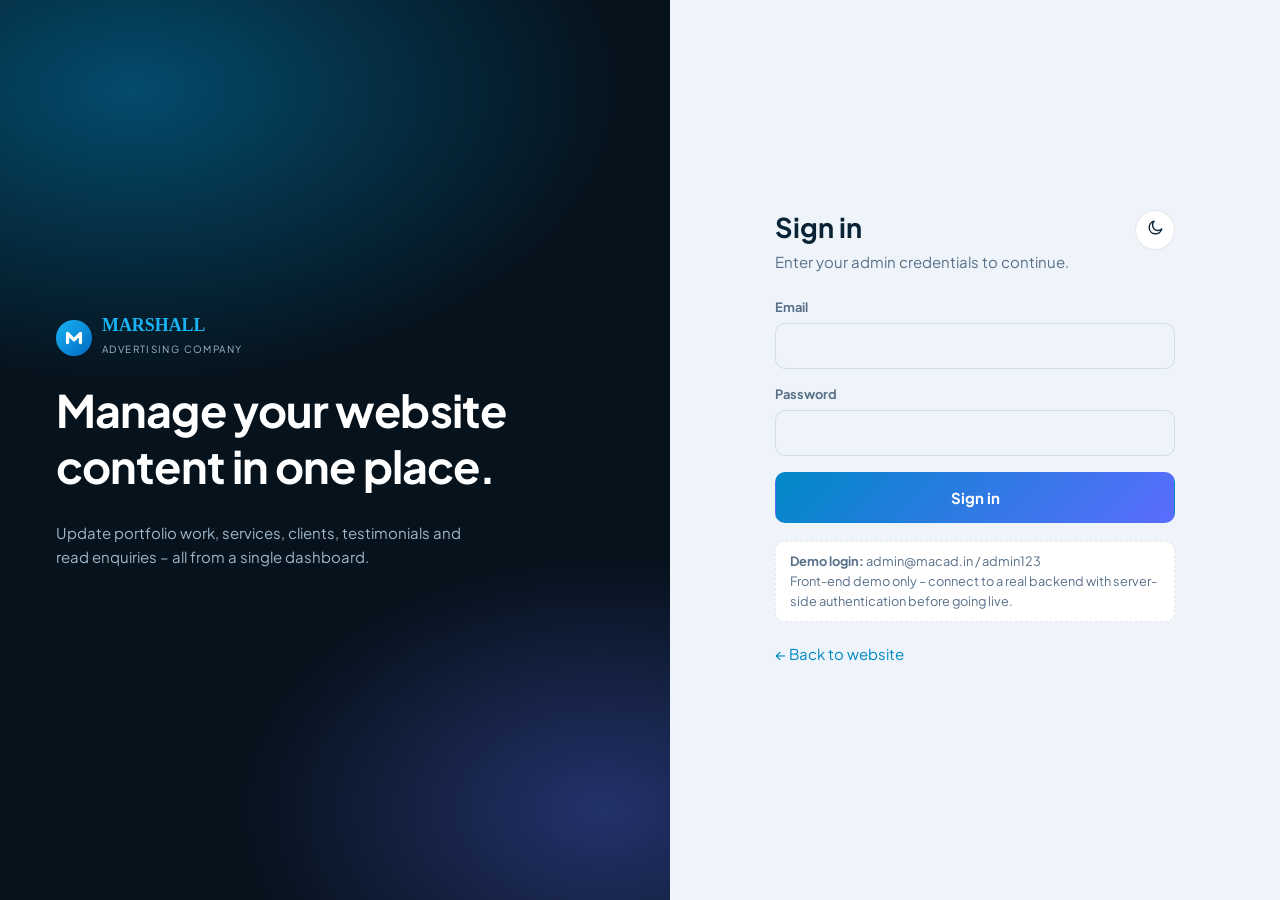
<file: admin/messages.html>
<!DOCTYPE html>
<html lang="en" data-theme="light">
<head>
  <meta charset="utf-8">
  <meta name="viewport" content="width=device-width, initial-scale=1">
  <meta name="robots" content="noindex, nofollow">
  <title>Messages – Marshall Admin</title>
  <link rel="preconnect" href="https://fonts.googleapis.com">
  <link rel="preconnect" href="https://fonts.gstatic.com" crossorigin>
  <link href="https://fonts.googleapis.com/css2?family=Plus+Jakarta+Sans:wght@400;500;600;700;800&display=swap" rel="stylesheet">
  <link rel="stylesheet" href="assets/css/admin.css">
  <script>try{document.documentElement.setAttribute('data-theme',localStorage.getItem('marshall_theme')||'light')}catch(e){}</script>
</head>
<body data-page="messages">
  <div id="app"></div>
  <script src="../assets/js/data.js"></script>
  <script src="assets/js/admin.js"></script>
</body>
</html>
</file>
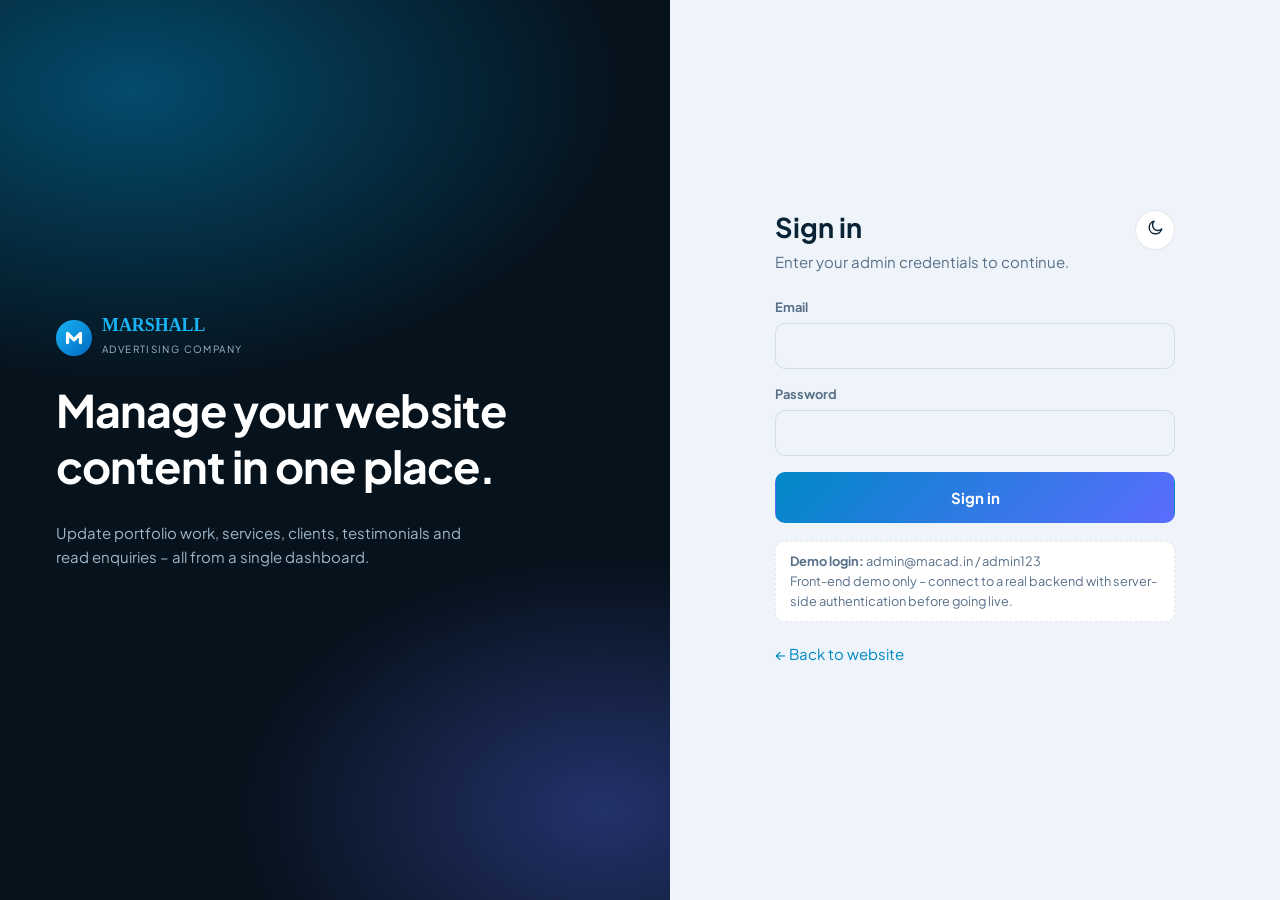
<file: admin/portfolio.html>
<!DOCTYPE html>
<html lang="en" data-theme="light">
<head>
  <meta charset="utf-8">
  <meta name="viewport" content="width=device-width, initial-scale=1">
  <meta name="robots" content="noindex, nofollow">
  <title>Portfolio – Marshall Admin</title>
  <link rel="preconnect" href="https://fonts.googleapis.com">
  <link rel="preconnect" href="https://fonts.gstatic.com" crossorigin>
  <link href="https://fonts.googleapis.com/css2?family=Plus+Jakarta+Sans:wght@400;500;600;700;800&display=swap" rel="stylesheet">
  <link rel="stylesheet" href="assets/css/admin.css">
  <script>try{document.documentElement.setAttribute('data-theme',localStorage.getItem('marshall_theme')||'light')}catch(e){}</script>
</head>
<body data-page="portfolio">
  <div id="app"></div>
  <script src="../assets/js/data.js"></script>
  <script src="assets/js/admin.js"></script>
</body>
</html>
</file>
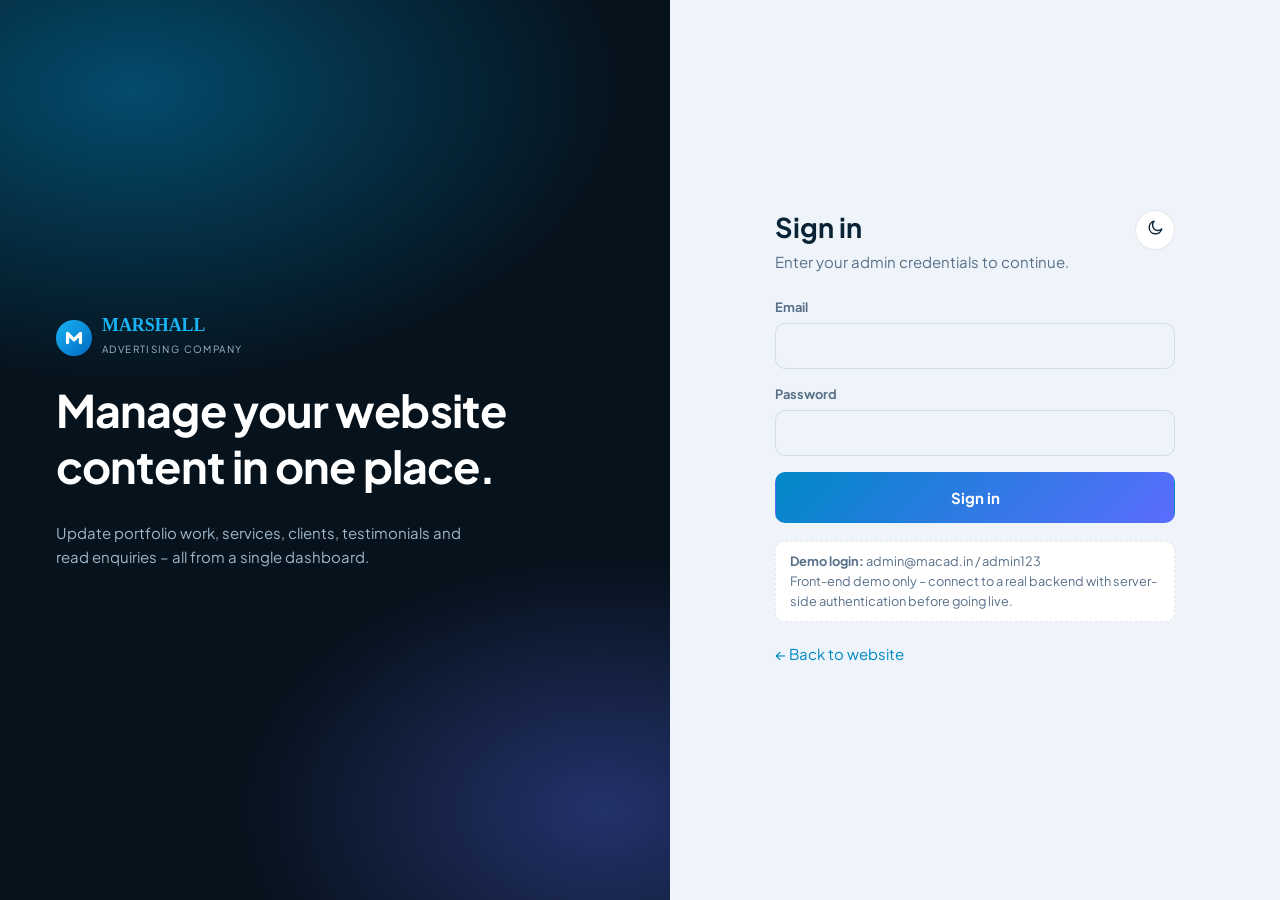
<file: admin/services.html>
<!DOCTYPE html>
<html lang="en" data-theme="light">
<head>
  <meta charset="utf-8">
  <meta name="viewport" content="width=device-width, initial-scale=1">
  <meta name="robots" content="noindex, nofollow">
  <title>Services – Marshall Admin</title>
  <link rel="preconnect" href="https://fonts.googleapis.com">
  <link rel="preconnect" href="https://fonts.gstatic.com" crossorigin>
  <link href="https://fonts.googleapis.com/css2?family=Plus+Jakarta+Sans:wght@400;500;600;700;800&display=swap" rel="stylesheet">
  <link rel="stylesheet" href="assets/css/admin.css">
  <script>try{document.documentElement.setAttribute('data-theme',localStorage.getItem('marshall_theme')||'light')}catch(e){}</script>
</head>
<body data-page="services">
  <div id="app"></div>
  <script src="../assets/js/data.js"></script>
  <script src="assets/js/admin.js"></script>
</body>
</html>
</file>
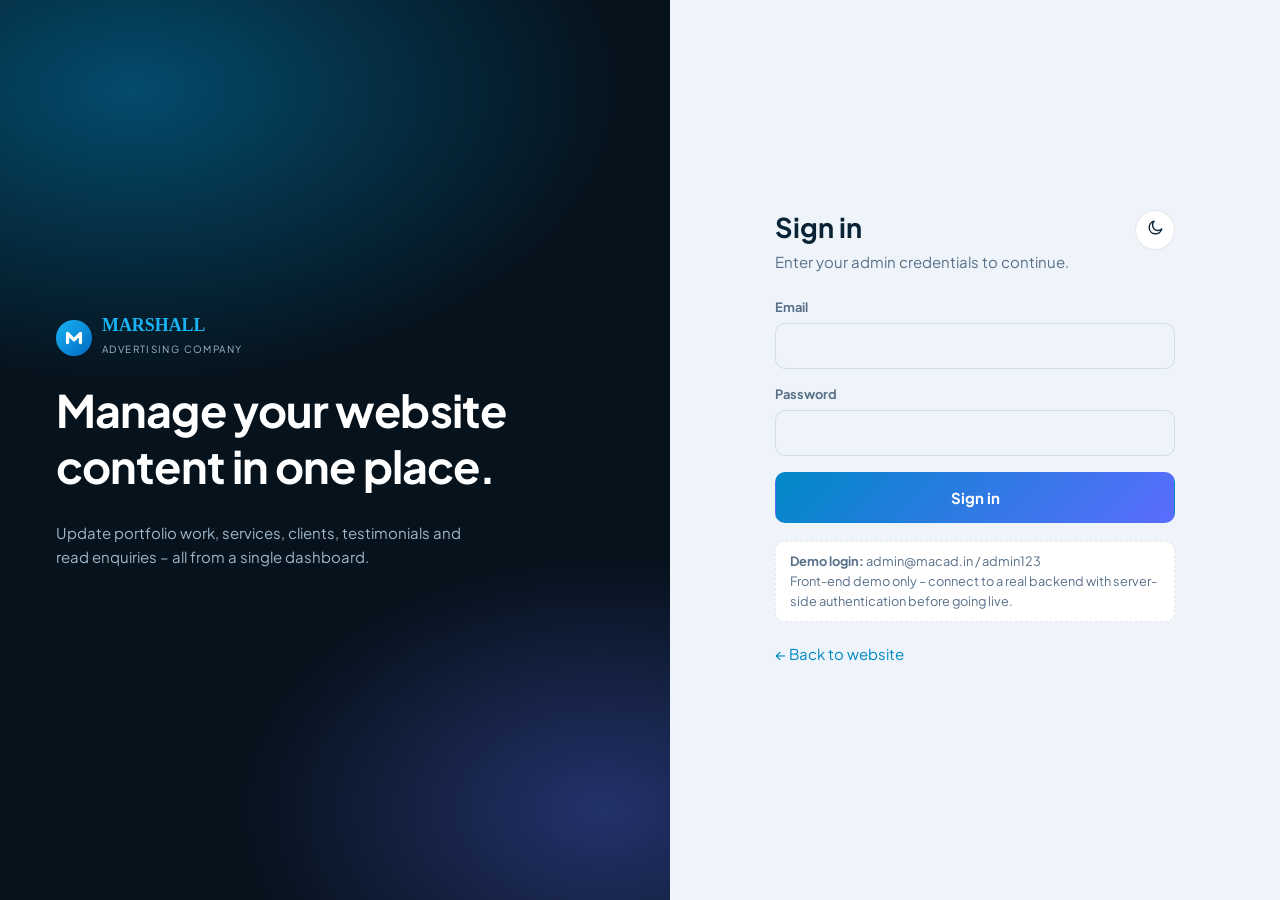
<file: admin/settings.html>
<!DOCTYPE html>
<html lang="en" data-theme="light">
<head>
  <meta charset="utf-8">
  <meta name="viewport" content="width=device-width, initial-scale=1">
  <meta name="robots" content="noindex, nofollow">
  <title>Settings – Marshall Admin</title>
  <link rel="preconnect" href="https://fonts.googleapis.com">
  <link rel="preconnect" href="https://fonts.gstatic.com" crossorigin>
  <link href="https://fonts.googleapis.com/css2?family=Plus+Jakarta+Sans:wght@400;500;600;700;800&display=swap" rel="stylesheet">
  <link rel="stylesheet" href="assets/css/admin.css">
  <script>try{document.documentElement.setAttribute('data-theme',localStorage.getItem('marshall_theme')||'light')}catch(e){}</script>
</head>
<body data-page="settings">
  <div id="app"></div>
  <script src="../assets/js/data.js"></script>
  <script src="assets/js/admin.js"></script>
</body>
</html>
</file>
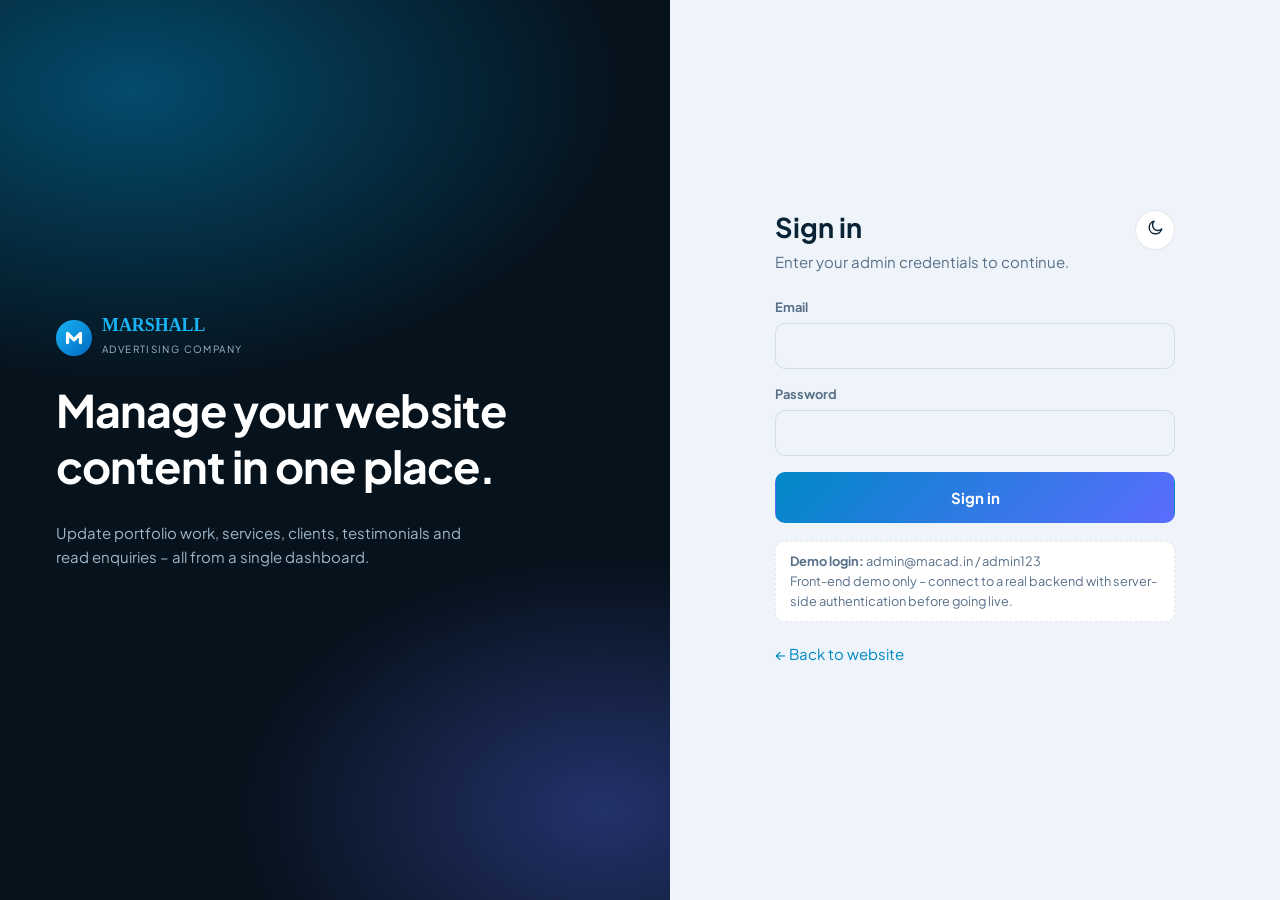
<file: admin/testimonials.html>
<!DOCTYPE html>
<html lang="en" data-theme="light">
<head>
  <meta charset="utf-8">
  <meta name="viewport" content="width=device-width, initial-scale=1">
  <meta name="robots" content="noindex, nofollow">
  <title>Testimonials – Marshall Admin</title>
  <link rel="preconnect" href="https://fonts.googleapis.com">
  <link rel="preconnect" href="https://fonts.gstatic.com" crossorigin>
  <link href="https://fonts.googleapis.com/css2?family=Plus+Jakarta+Sans:wght@400;500;600;700;800&display=swap" rel="stylesheet">
  <link rel="stylesheet" href="assets/css/admin.css">
  <script>try{document.documentElement.setAttribute('data-theme',localStorage.getItem('marshall_theme')||'light')}catch(e){}</script>
</head>
<body data-page="testimonials">
  <div id="app"></div>
  <script src="../assets/js/data.js"></script>
  <script src="assets/js/admin.js"></script>
</body>
</html>
</file>
<file: assets/css/style.css>
/* ==========================================================
   Marshall Advertising Company – public site styles
   Palette: navy + sky blue (#00a0e3) + gold accent. Dark & light.
   ========================================================== */
:root {
  --accent: #00a0e3;
  --accent-2: #5b6cff;
  --gold: #f7b500;
  --radius: 18px;
  --radius-sm: 10px;
  --maxw: 1180px;
  --font: 'Inter', system-ui, -apple-system, 'Segoe UI', Roboto, sans-serif;
  --font-display: 'Newsreader', 'Source Serif 4', Georgia, 'Times New Roman', serif;
  --ease: cubic-bezier(.2, .7, .2, 1);
}
:root[data-theme="dark"] {
  --bg: #06121c;
  --bg-2: #0a1b29;
  --card: #0d2233;
  --card-2: #123049;
  --line: rgba(255, 255, 255, .09);
  --text: #eaf3fa;
  --muted: #93a9ba;
  --glass: rgba(6, 18, 28, .72);
  --shadow: 0 20px 50px rgba(0, 0, 0, .35);
  --on-accent: #fff;
  --accent: #0088c7;

  color-scheme: dark;
}
:root,
:root[data-theme="light"] {
  --bg: #f4f8fc;
  --bg-2: #e9f1f8;
  --card: #ffffff;
  --card-2: #eef5fb;
  --line: rgba(8, 34, 54, .11);
  --text: #0a2236;
  --muted: #526b82;
  --glass: rgba(244, 248, 252, .8);
  --shadow: 0 20px 45px rgba(10, 40, 70, .12);
  --accent: #0088c7;
  color-scheme: light;
}

*, *::before, *::after { box-sizing: border-box; }
html { scroll-behavior: smooth; -webkit-text-size-adjust: 100%; }
body {
  margin: 0; background: var(--bg); color: var(--text);
  font-family: var(--font); line-height: 1.65; font-size: 16px;
  transition: background .3s var(--ease), color .3s var(--ease);
  overflow-x: hidden;
}
img, svg { max-width: 100%; display: block; }
a { color: var(--accent); text-decoration: none; }
a:hover { text-decoration: underline; }
h1, h2, h3, h4 { font-family: var(--font-display); line-height: 1.15; margin: 0 0 .5em; letter-spacing: -.02em; }
p { margin: 0 0 1em; }
ul { margin: 0; padding: 0; list-style: none; }
button, input, textarea { font: inherit; color: inherit; }
:focus-visible { outline: 2px solid var(--accent); outline-offset: 3px; border-radius: 6px; }
.sr-only { position: absolute; width: 1px; height: 1px; overflow: hidden; clip: rect(0 0 0 0); white-space: nowrap; }

.container { width: min(100% - 40px, var(--maxw)); margin-inline: auto; }
.section { padding: clamp(56px, 8vw, 104px) 0; }
.section.alt { background: var(--bg-2); }
.eyebrow {
  font-family: var(--font-subtitle);
  display: inline-flex; align-items: center; gap: 10px; font-size: .76rem; font-weight: 700;
  letter-spacing: .16em; text-transform: uppercase; color: var(--accent); margin-bottom: 14px;
}
.eyebrow::before { content: ''; width: 26px; height: 2px; background: linear-gradient(90deg, var(--accent), var(--accent-2)); border-radius: 2px; }
.h2 { font-size: clamp(1.7rem, 3.4vw, 2.6rem); }
.lead { color: var(--muted); font-size: 1.05rem; max-width: 60ch; }
.split { display: grid; grid-template-columns: 1fr 1fr; gap: clamp(28px, 5vw, 72px); align-items: center; }
.section-head { display: grid; grid-template-columns: 1fr 1fr; gap: 32px; align-items: end; margin-bottom: 44px; }
.center { text-align: center; }

/* Buttons */
.btn {
  display: inline-flex; align-items: center; justify-content: center; gap: 10px; cursor: pointer;
  padding: 13px 26px; border-radius: 999px; border: 1px solid transparent; font-weight: 700; font-size: .95rem;
  background: linear-gradient(135deg, var(--accent), var(--accent-2)); color: #fff;
  transition: transform .25s var(--ease), box-shadow .25s var(--ease), background .25s;
  box-shadow: 0 10px 26px rgba(0, 160, 227, .28);
}
.btn:hover { transform: translateY(-2px); text-decoration: none; box-shadow: 0 14px 32px rgba(0, 160, 227, .4); }
.btn.ghost { background: transparent; color: var(--text); border-color: var(--line); box-shadow: none; }
.btn.ghost:hover { border-color: var(--accent); color: var(--accent); }
.btn.light { background: #fff; color: #06324a; box-shadow: 0 10px 26px rgba(0, 0, 0, .18); }
.btn svg { width: 18px; height: 18px; }

/* ---------- Header ---------- */
.site-header {
  position: sticky; top: 0; z-index: 100; background: var(--glass);
  backdrop-filter: blur(16px) saturate(1.4); -webkit-backdrop-filter: blur(16px) saturate(1.4);
  border-bottom: 1px solid var(--line);
}
.nav { display: flex; align-items: center; justify-content: space-between; height: 76px; gap: 16px; }
.brand { display: flex; align-items: center; gap: 12px; color: var(--text); }
.brand:hover { text-decoration: none; }
.brand-mark { width: 40px; height: 40px; flex: none; }
.brand-text { display: flex; flex-direction: column; line-height: 1; }
.brand-text b { font-family: Georgia, 'Times New Roman', serif; font-size: 1.28rem; letter-spacing: .02em; color: var(--accent); }
.brand-text small { font-size: .5rem; letter-spacing: .16em; text-transform: uppercase; color: var(--muted); margin-top: 4px; }
.nav-links { display: flex; align-items: center; gap: 6px; }
.nav-links a {
  position: relative; padding: 9px 16px; border-radius: 999px; font-weight: 700; font-size: .8rem;
  letter-spacing: .06em; text-transform: uppercase; color: var(--text); transition: background .2s, color .2s;
}
.nav-links a:hover { background: var(--card); text-decoration: none; }
.nav-links a.active { color: #fff; background: linear-gradient(135deg, var(--accent), var(--accent-2)); box-shadow: 0 6px 18px rgba(0, 160, 227, .35); }
.nav-tools { display: flex; align-items: center; gap: 8px; }
.icon-btn {
  width: 42px; height: 42px; display: grid; place-items: center;cursor: pointer;
  background: var(--card); border: 1px solid var(--line); transition: transform .2s, border-color .2s;
}
.icon-btn:hover { border-color: var(--accent); transform: translateY(-1px); }
.icon-btn svg { width: 19px; height: 19px; stroke: var(--text); fill: none; stroke-width: 1.8; stroke-linecap: round; stroke-linejoin: round; }
.theme-toggle .moon { display: none; }
[data-theme="light"] .theme-toggle .sun { display: none; }
[data-theme="light"] .theme-toggle .moon { display: block; }
.menu-btn { display: none; }

/* ---------- Search overlay ---------- */
.search-overlay {
  position: fixed; inset: 0; z-index: 200; display: none; align-items: flex-start; justify-content: center;
  padding: 10vh 16px 16px; background: rgba(2, 10, 18, .6); backdrop-filter: blur(6px);
}
.search-overlay.open { display: flex; }
.search-box { width: min(100%, 640px); background: var(--card); border: 1px solid var(--line); border-radius: var(--radius); box-shadow: var(--shadow); overflow: hidden; }
.search-input-row { display: flex; align-items: center; gap: 12px; padding: 16px 20px; border-bottom: 1px solid var(--line); }
.search-input-row svg { width: 20px; height: 20px; stroke: var(--muted); fill: none; stroke-width: 2; flex: none; }
.search-input-row input { flex: 1; background: none; border: 0; outline: 0; font-size: 1.05rem; min-width: 0; }
.kbd { font-size: .7rem; padding: 3px 8px; border: 1px solid var(--line); border-radius: 6px; color: var(--muted); }
.search-results { max-height: min(56vh, 440px); overflow: auto; padding: 8px; }
.search-group { font-size: .7rem; font-weight: 700; letter-spacing: .14em; text-transform: uppercase; color: var(--muted); padding: 12px 12px 6px; }
.search-item { display: flex; align-items: center; justify-content: space-between; gap: 12px; padding: 11px 12px; border-radius: 10px; color: var(--text); }
.search-item:hover, .search-item.sel { background: var(--card-2); text-decoration: none; }
.search-item small { color: var(--muted); }
.search-empty { padding: 28px 16px; text-align: center; color: var(--muted); }

/* ---------- Hero (home) ---------- */
.hero { position: relative; overflow: hidden; padding: clamp(48px, 8vw, 96px) 0 clamp(56px, 8vw, 110px); }
.hero::before {
  content: ''; position: absolute; width: 640px; height: 640px; right: -160px; top: -120px; border-radius: 50%;
  background: radial-gradient(circle, rgba(0, 160, 227, .32), transparent 65%); filter: blur(10px);
}
.hero::after {
  content: ''; position: absolute; width: 480px; height: 480px; left: -160px; bottom: -180px; border-radius: 50%;
  background: radial-gradient(circle, rgba(247, 181, 0, .16), transparent 65%);
}
.hero .split { position: relative; z-index: 1; }
.hero h1 .blue { background: linear-gradient(90deg, var(--accent), var(--accent-2)); -webkit-background-clip: text; background-clip: text; color: transparent; display: block; }
.hero p { color: var(--muted); font-size: 1.12rem; max-width: 46ch; }
.hero-cta { display: flex; flex-wrap: wrap; gap: 14px; margin-top: 28px; }
.hero-art { position: relative; aspect-ratio: 1 / 1; max-width: 480px; margin-inline: auto; width: 100%; }
.hero-art .orb { position: absolute; inset: 8%; border-radius: 50%; background: conic-gradient(from 120deg, #00a0e3, #5b6cff, #ff4d8d, #f7b500, #3ddc97, #00a0e3); filter: blur(46px); opacity: .55; animation: spin 18s linear infinite; }
.hero-art svg { position: relative; width: 100%; height: 100%; }
.stat-row { display: flex; flex-wrap: wrap; gap: 32px; margin-top: 36px; }
.stat b { display: block; font-family: var(--font-display); font-size: 1.8rem; }
.stat span { font-size: .72rem; letter-spacing: .14em; text-transform: uppercase; color: var(--muted); }
@keyframes spin { to { transform: rotate(360deg); } }

/* ---------- Page banner ---------- */
.page-banner {
  position: relative;
  isolation: isolate;
  overflow: hidden;
  text-align: center;
  padding: clamp(56px, 9vw, 110px) 0;
  background: var(--bg-2);
}
.page-banner::before {
  content: '';
  position: absolute;
  z-index: -1;
  inset: 0;
  opacity: .2;
  background-image:
    linear-gradient(var(--line) 1px, transparent 1px),
    linear-gradient(90deg, var(--line) 1px, transparent 1px);
  background-size: 32px 32px;
  pointer-events: none;
}
.page-banner > .container { position: relative; z-index: 1; }
.page-banner h1 { font-size: clamp(2.2rem, 6vw, 3.8rem); margin: 0; }
.crumbs {
  display: inline-flex;
  align-items: center;
  gap: 8px;
  margin-top: 18px;
  color: var(--muted);
  font-size: .85rem;
}
.crumbs a { color: var(--muted); text-decoration: none; }
.crumbs a:hover, .crumbs a:focus-visible { color: var(--accent); }

/* ---------- Cards ---------- */
.grid { display: grid; gap: 22px; }
.grid.cols-3 { grid-template-columns: repeat(3, 1fr); }
.grid.cols-4 { grid-template-columns: repeat(4, 1fr); }
.card {
  position: relative; background: var(--card); border: 1px solid var(--line); border-radius: var(--radius);
  padding: 30px; transition: transform .3s var(--ease), border-color .3s, box-shadow .3s; overflow: hidden;
}
.card::after { content: ''; position: absolute; left: 0; right: 0; bottom: 0; height: 3px; background: linear-gradient(90deg, var(--accent), var(--accent-2)); transform: scaleX(0); transform-origin: left; transition: transform .4s var(--ease); }
.card:hover { transform: translateY(-6px); border-color: rgba(0, 160, 227, .5); box-shadow: var(--shadow); }
.card:hover::after { transform: scaleX(1); }
.card .ico { width: 54px; height: 54px; border-radius: 14px; display: grid; place-items: center; background: rgba(0, 160, 227, .12); margin-bottom: 20px; }
.card .ico svg { width: 28px; height: 28px; stroke: var(--accent); fill: none; stroke-width: 1.6; stroke-linecap: round; stroke-linejoin: round; }
.card h3 { font-size: 1.2rem; }
.card p { color: var(--muted); margin: 0; font-size: .96rem; }

/* Checklist */
.checks { display: grid; gap: 12px; margin: 22px 0 28px; }
.checks li { display: flex; align-items: center; gap: 12px; }
.checks li::before { content: ''; width: 22px; height: 22px; flex: none; border-radius: 50%; background: var(--accent) url("data:image/svg+xml,%3Csvg xmlns='http://www.w3.org/2000/svg' viewBox='0 0 24 24' fill='none' stroke='white' stroke-width='3.2' stroke-linecap='round' stroke-linejoin='round'%3E%3Cpath d='M6 12.5l4 4 8-9'/%3E%3C/svg%3E") center / 14px no-repeat; }
.bullets { display: grid; gap: 8px; margin-top: 14px; }
.bullets li { padding-left: 22px; position: relative; color: var(--muted); }
.bullets li::before { content: ''; position: absolute; left: 0; top: .7em; width: 8px; height: 8px; border-radius: 50%; background: var(--accent); }

/* Visual frames */
.frame { position: relative; border-radius: var(--radius); overflow: hidden; border: 1px solid var(--line); box-shadow: var(--shadow); background: var(--card); }
.poster { aspect-ratio: 1 / 1; display: grid; place-items: center; padding: 32px; background: radial-gradient(circle at 30% 20%, #12466b, #06121c 70%); color: #fff; text-align: left; }
.poster .inner { width: 100%; }
.poster h3 { font-size: clamp(1.05rem, 2.6vw, 1.5rem); letter-spacing: .02em; text-transform: uppercase; margin-bottom: 14px; }
.poster .gold { color: var(--gold); font-size: clamp(1.4rem, 3.4vw, 2rem); display: block; text-transform: none; }
.poster .blue { color: #19b4f5; font-size: clamp(1.4rem, 3.4vw, 2rem); display: block; text-transform: uppercase; }
.poster svg { width: 52%; margin: 0 auto 18px; }

/* ---------- Testimonials ---------- */
.quote-mark { width: 52px; height: 52px; border-radius: 50%; margin: 0 auto 30px; display: grid; place-items: center; background: var(--accent); color: #fff; font-size: 1.8rem; font-family: Georgia, serif; }
.testi { text-align: center; display: flex; flex-direction: column; align-items: center; gap: 4px; padding: 30px 26px; }
.testi blockquote { margin: 14px 0 18px; font-style: italic; color: var(--muted); font-size: .96rem; }
.avatar { width: 64px; height: 64px; border-radius: 50%; display: grid; place-items: center; color: #fff; font-weight: 700; font-size: 1.2rem; background: linear-gradient(135deg, var(--accent), var(--accent-2)); border: 3px solid var(--card-2); }
.testi b { font-size: .98rem; }
.testi small { color: var(--muted); display: block; line-height: 1.4; }

/* ---------- CTA band ---------- */
.cta {
  background: linear-gradient(120deg, #0094d8, #0069c2 60%, #4f5cf0); color: #fff; text-align: center; padding: clamp(52px, 8vw, 88px) 0; position: relative; overflow: hidden;
}
.cta::before { content: ''; position: absolute; width: 380px; height: 380px; border-radius: 50%; background: rgba(255, 255, 255, .08); right: -80px; top: -140px; }
.cta h2 { font-size: clamp(1.6rem, 4vw, 2.6rem); margin-bottom: 10px; position: relative; }
.cta p { opacity: .92; margin-bottom: 26px; position: relative; }
.cta .btn { position: relative; }

/* ---------- Portfolio ---------- */
.pf-tools { display: flex; flex-wrap: wrap; align-items: center; justify-content: space-between; gap: 16px; margin-bottom: 32px; padding: 12px; background: var(--card); border: 1px solid var(--line); border-radius: 999px; }
.tabs { display: flex; flex-wrap: wrap; gap: 6px; }
.tab { padding: 9px 18px; border: 0; background: transparent; color: var(--muted); font-weight: 700; font-size: .85rem; cursor: pointer; transition: .2s; }
.tab .n { margin-left: 6px; font-size: .7rem; padding: 2px 7px; border-radius: 99px; background: var(--card-2); }
.tab.active { background: linear-gradient(135deg, var(--accent), var(--accent-2)); color: #fff; }
.tab.active .n { background: rgba(255, 255, 255, .22); }
.pf-search { display: flex; align-items: center; gap: 8px; background: var(--bg); border: 1px solid var(--line); border-radius: 999px; padding: 0 16px; height: 42px; min-width: 220px; }
.pf-search svg { width: 17px; height: 17px; stroke: var(--muted); fill: none; stroke-width: 2; }
.pf-search input { background: none; border: 0; outline: 0; flex: 1; min-width: 0; font-size: .9rem; }
.pf-count { color: var(--muted); font-size: .85rem; margin: 0 0 18px; }
.pf-grid { display: grid; grid-template-columns: repeat(auto-fill, minmax(260px, 1fr)); gap: 22px; }
.pf-card { background: var(--card); border: 1px solid var(--line); border-radius: var(--radius); overflow: hidden; transition: transform .3s var(--ease), box-shadow .3s, border-color .3s; cursor: pointer; display: flex; flex-direction: column; }
.pf-card:hover { transform: translateY(-6px); box-shadow: var(--shadow); border-color: rgba(0, 160, 227, .5); }
.pf-thumb { position: relative; aspect-ratio: 4 / 5; overflow: hidden; display: flex; align-items: flex-end; padding: 18px; color: #fff; background: linear-gradient(155deg, hsl(var(--h) 70% 38%), hsl(calc(var(--h) + 40) 70% 16%)); }
.pf-thumb img { position: absolute; inset: 0; width: 100%; height: 100%; object-fit: cover; }
.pf-thumb::before { content: ''; position: absolute; inset: 0; background: radial-gradient(circle at 80% 15%, rgba(255, 255, 255, .22), transparent 45%); }
.pf-thumb .big { position: relative; font-family: var(--font-display); font-weight: 700; font-size: 1.35rem; line-height: 1.15; text-shadow: 0 2px 12px rgba(0, 0, 0, .35); }
.pf-thumb .no { position: absolute; top: 14px; left: 18px; font-size: .75rem; letter-spacing: .12em; opacity: .85; }
.pf-info { display: flex; align-items: center; justify-content: space-between; gap: 12px; padding: 16px 18px; }
.pf-info small { display: block; font-size: .66rem; letter-spacing: .14em; text-transform: uppercase; color: var(--accent); font-weight: 700; }
.pf-info b { font-size: .95rem; line-height: 1.3; }
.pf-go { flex: none; width: 34px; height: 34px; border-radius: 50%; display: grid; place-items: center; background: var(--card-2); }
.pf-go svg { width: 15px; height: 15px; stroke: var(--text); fill: none; stroke-width: 2; }
.pf-empty { text-align: center; color: var(--muted); padding: 60px 0; display: none; }

/* Lightbox */
.lightbox { position: fixed; inset: 0; z-index: 210; display: none; place-items: center; padding: 20px; background: rgba(2, 10, 18, .78); backdrop-filter: blur(6px); }
.lightbox.open { display: grid; }
.lb-card { width: min(100%, 460px); background: var(--card); border: 1px solid var(--line); border-radius: var(--radius); overflow: hidden; position: relative; }
.lb-card .pf-thumb { aspect-ratio: 4 / 4.6; }
.lb-body { padding: 20px 22px 24px; }
.lb-body h3 { margin: 4px 0 0; font-size: 1.2rem; }
.lb-close { position: absolute; top: 12px; right: 12px; z-index: 2; }

/* ---------- Contact ---------- */
.contact-grid { display: grid; grid-template-columns: 1.15fr .85fr; gap: clamp(28px, 5vw, 64px); align-items: start; }
.form { display: grid; gap: 16px; margin-top: 24px; }
.field { position: relative; }
.field input, .field textarea {
  width: 100%; padding: 16px 18px; background: var(--card); border: 1px solid var(--line); border-radius: 12px; outline: 0; transition: border-color .2s, box-shadow .2s;
}
.field textarea { min-height: 150px; resize: vertical; }
.field input:focus, .field textarea:focus { border-color: var(--accent); box-shadow: 0 0 0 4px rgba(0, 160, 227, .15); }
.field input::placeholder, .field textarea::placeholder { color: var(--muted); }
.field .err { display: none; color: #ff6b7a; font-size: .8rem; margin-top: 6px; }
.field.bad input, .field.bad textarea { border-color: #ff6b7a; }
.field.bad .err { display: block; }
.form-note { font-size: .85rem; color: var(--muted); }
.info-card { background: linear-gradient(160deg, var(--card-2), var(--card)); border: 1px solid var(--line); border-radius: var(--radius); padding: clamp(26px, 4vw, 42px); position: sticky; top: 100px; }
.info-card h2 { font-size: clamp(1.6rem, 3vw, 2.1rem); }
.info-card address { font-style: normal; color: var(--muted); margin: 18px 0 24px; line-height: 1.8; }
.info-card h4 { font-family: var(--font); font-size: .78rem; letter-spacing: .14em; text-transform: uppercase; color: var(--muted); margin: 18px 0 4px; }
.info-card a { display: block; font-weight: 600; }

/* Toast */
.toast { position: fixed; left: 50%; bottom: 28px; transform: translate(-50%, 30px); opacity: 0; z-index: 300; background: #0d9b63; color: #fff; padding: 13px 22px; border-radius: 12px; font-weight: 600; box-shadow: var(--shadow); transition: .4s var(--ease); pointer-events: none; max-width: calc(100% - 32px); }
.toast.show { opacity: 1; transform: translate(-50%, 0); }

/* ---------- Footer ---------- */
.site-footer { border-top: 1px solid var(--line); padding: 48px 0 28px; background: var(--bg); }
.footer-nav { display: flex; flex-wrap: wrap; justify-content: center; gap: 8px 28px; margin-bottom: 28px; }
.footer-nav a { color: var(--text); font-size: .88rem; font-weight: 600; }
.footer-nav a.active { color: var(--accent); }
.footer-bottom { display: flex; flex-wrap: wrap; justify-content: space-between; gap: 10px; color: var(--muted); font-size: .8rem; padding-top: 22px; border-top: 1px solid var(--line); }
.footer-bottom a { color: var(--muted); text-decoration: underline; }

.to-top { position: fixed; right: 20px; bottom: 20px; z-index: 90; width: 48px; height: 48px; border: 0; cursor: pointer; display: grid; place-items: center; background: linear-gradient(135deg, var(--accent), var(--accent-2)); box-shadow: 0 10px 24px rgba(0, 160, 227, .4); opacity: 0; transform: translateY(14px); pointer-events: none; transition: .3s var(--ease); }
.to-top.show { opacity: 1; transform: none; pointer-events: auto; }
.to-top svg { width: 20px; height: 20px; stroke: #fff; fill: none; stroke-width: 2.4; stroke-linecap: round; stroke-linejoin: round; }

/* Reveal on scroll */
.reveal { opacity: 0; }
.reveal.in { opacity: 1; animation: rise .85s var(--ease) backwards; animation-delay: var(--d, 0s); }
@keyframes rise { from { opacity: 0; translate: 0 26px; } }
@media (prefers-reduced-motion: reduce) {
  * { animation: none !important; transition: none !important; scroll-behavior: auto !important; }
  .reveal { opacity: 1; transform: none; }
}

/* ---------- Responsive ---------- */
@media (max-width: 1024px) {
  .grid.cols-3 { grid-template-columns: repeat(2, 1fr); }
  .grid.cols-4 { grid-template-columns: repeat(2, 1fr); }
  .nav-links a { padding: 8px 11px; font-size: .74rem; }
}
@media (max-width: 860px) {
  .menu-btn { display: grid; }
  .nav-links, .nav-tools .theme-toggle { display: none; }
  .split, .section-head, .contact-grid { grid-template-columns: 1fr; }
  .hero-art { max-width: 340px; order: -1; }
  .info-card { position: static; }
  .pf-tools { border-radius: var(--radius); }
  .pf-search { width: 100%; }
}
@media (max-width: 640px) {
  .grid.cols-3, .grid.cols-4 { grid-template-columns: 1fr; }
  .container { width: min(100% - 32px, var(--maxw)); }
  .hero-cta .btn { flex: 1 1 100%; }
  .pf-grid { grid-template-columns: repeat(2, 1fr); gap: 14px; }
  .pf-thumb .big { font-size: 1rem; }
  .pf-info { padding: 12px; }
  .pf-go { display: none; }
  .brand-text small { display: none; }
  .footer-bottom { justify-content: center; text-align: center; }
  .tabs { width: 100%; overflow-x: auto; flex-wrap: nowrap; }
  .tab { white-space: nowrap; }
}
@media (max-width: 400px) {
  .pf-grid { grid-template-columns: 1fr; }
}

/* ==========================================================
   v2 – editorial typography, varied card systems, drawer, popup
   ========================================================== */

/* ---- Typography: serif display + clean sans text ---- */
body { font-feature-settings: 'cv11', 'ss03'; letter-spacing: -.004em; -webkit-font-smoothing: antialiased; text-rendering: optimizeLegibility; }
h1, h2, h3, h4 { font-weight: 500; letter-spacing: -.02em; line-height: 1.1; font-optical-sizing: auto; text-wrap: balance; }
h1 em, h2 em, h3 em { font-style: italic; font-weight: 400; color: var(--accent); }
p { text-wrap: pretty; }
.h2 { font-size: clamp(2.05rem, 4.4vw, 3.3rem); line-height: 1.06; }
.lead { font-size: 1.0625rem; line-height: 1.78; max-width: 62ch; }
.eyebrow { font-family: var(--font); font-size: .72rem; letter-spacing: .2em; }
.page-banner h1 { font-size: clamp(2.6rem, 7vw, 4.6rem); font-weight: 500; letter-spacing: -.03em; }
.hero h1 { font-size: clamp(2.7rem, 6.4vw, 5.1rem); line-height: 1.02; letter-spacing: -.032em; }
.hero h1 .gold { font-style: italic; font-weight: 400; margin-top: .06em; }
.hero h1 .blue { font-family: var(--font); font-size: .34em; font-weight: 700; letter-spacing: .32em; text-transform: uppercase; margin-top: .9em; }
.hero p { font-size: 1.12rem; line-height: 1.7; }
.stat b { font-weight: 500; font-size: 2.1rem; letter-spacing: -.02em; }
.cta h2 em { color: var(--gold); }
.cta h2 { font-weight: 500; }
.btn { font-family: var(--font); letter-spacing: .01em; }
.brand-text b { font-family: var(--font-display); font-weight: 600; letter-spacing: .04em; }
[id^="service-"] { scroll-margin-top: 110px; }

/* ---- Card 1 · Spotlight (home services) ---- */
.c-spot { padding: 38px 32px 32px; border-radius: 6px 36px 6px 36px; background: var(--card); isolation: isolate; transition: transform .45s var(--ease), border-radius .6s var(--ease), border-color .4s, box-shadow .4s; }
.c-spot::after { content: none; }
.c-spot::before { content: ''; position: absolute; inset: 0; z-index: -1; opacity: 0; transition: opacity .4s; background: radial-gradient(380px circle at var(--mx, 50%) var(--my, 0%), rgba(0, 160, 227, .24), transparent 62%); }
.c-spot:hover { border-radius: 36px 6px 36px 6px; }
.c-spot:hover::before { opacity: 1; }
.c-spot .num { position: absolute; top: 14px; right: 24px; font-family: var(--font-display); font-size: 5rem; line-height: 1; font-style: italic; color: transparent; -webkit-text-stroke: 1px var(--line); transition: transform .5s var(--ease), -webkit-text-stroke-color .4s; }
.c-spot:hover .num { -webkit-text-stroke-color: var(--gold); transform: translateY(-6px) scale(1.06); }
.c-spot .ico { width: 60px; height: 60px; border-radius: 50%; background: transparent; border: 1px solid var(--line); transition: background .4s, transform .5s var(--ease), border-color .4s; }
.c-spot:hover .ico { background: var(--accent); border-color: var(--accent); transform: rotate(-10deg) scale(1.05); }
.c-spot:hover .ico svg { stroke: #fff; }
.c-spot h3 { font-size: 1.65rem; margin-top: 8px; }
.c-spot p { line-height: 1.7; }
.c-spot .more { display: inline-flex; align-items: center; gap: 10px; margin-top: 22px; font-weight: 700; font-size: .76rem; letter-spacing: .14em; text-transform: uppercase; color: var(--accent); }
.c-spot .more svg { width: 16px; height: 16px; transition: transform .35s var(--ease); }
.c-spot:hover .more svg { transform: translateX(8px); }
.c-spot .more:hover { text-decoration: none; }

/* ---- Card 2 · Colour-fill tiles (services page) ---- */
.c-fill { display: flex; flex-direction: column; min-height: 300px; padding: 30px 28px 28px; border-radius: 0; isolation: isolate; transition: transform .45s var(--ease), border-color .4s, box-shadow .5s; }
.c-fill::after { top: 0; height: auto; z-index: -1; transform: translateY(101%); transform-origin: center; background: linear-gradient(160deg, var(--accent), var(--accent-2)); transition: transform .6s var(--ease); }
.c-fill:hover { transform: translateY(-4px); border-color: transparent; box-shadow: 0 26px 54px rgba(0, 105, 194, .35); }
.c-fill:hover::after, .c-fill:active::after { transform: translateY(0); }
.c-fill .k { font-size: .68rem; font-weight: 700; letter-spacing: .2em; text-transform: uppercase; color: var(--muted); margin-bottom: 18px; transition: color .4s; }
.c-fill .ico { width: 58px; height: 58px; border-radius: 0; background: transparent; border: 1px solid var(--line); transition: background .4s, border-color .4s, transform .5s var(--ease); }
.c-fill:hover .ico { background: #fff; border-color: #fff; transform: translateY(-2px); }
.c-fill h3 { font-size: 1.5rem; transition: color .4s; }
.c-fill p { flex: 1; padding-bottom: 44px; transition: color .4s; }
.c-fill:hover .k, .c-fill:hover p { color: rgba(255, 255, 255, .88); }
.c-fill:hover h3 { color: #fff; }
.c-fill .corner { position: absolute; right: 22px; bottom: 22px; width: 44px; height: 44px; border-radius: 50%; display: grid; place-items: center; border: 1px solid var(--line); transition: transform .55s var(--ease), background .4s, color .4s, border-color .4s; }
.c-fill .corner svg { width: 18px; height: 18px; }
.c-fill:hover .corner { background: #fff; color: var(--accent); border-color: #fff; transform: rotate(-45deg); }

/* ---- Card 3 · Editorial quotes (testimonials) ---- */
.c-quote { margin: 0; padding: 40px 30px 30px 34px; text-align: left; align-items: stretch; gap: 0; overflow: visible; border: 0; border-radius: 4px 24px 24px 24px; background: linear-gradient(180deg, var(--card), transparent 120%); transform: perspective(900px) rotateX(var(--rx, 0deg)) rotateY(var(--ry, 0deg)); transition: transform .3s ease-out, box-shadow .5s, translate .4s var(--ease); }
.c-quote::before { content: '\201C'; position: absolute; top: -6px; left: 24px; font-family: var(--font-display); font-size: 7.5rem; line-height: 1; color: var(--accent); opacity: .28; transition: opacity .4s, color .4s, transform .5s var(--ease); }
.c-quote::after { top: 0; bottom: auto; right: auto; left: 0; width: 3px; height: 38%; border-radius: 3px; transform: none; background: linear-gradient(var(--accent), var(--gold)); transition: height .6s var(--ease); }
.c-quote:hover { translate: 0 -6px; border-color: transparent; }
.c-quote:hover::before { opacity: .95; color: var(--gold); transform: translateY(-4px) rotate(-4deg); }
.c-quote:hover::after { height: 100%; transform: none; }
.c-quote blockquote { margin: 28px 0 24px; font-family: var(--font-display); font-style: italic; font-size: 1.14rem; line-height: 1.62; color: var(--text); }
.c-quote figcaption { display: flex; align-items: center; gap: 14px; margin-top: auto; }
.c-quote .avatar { width: 48px; height: 48px; font-size: 1rem; flex: none; }
.c-quote b { display: block; font-size: .95rem; }
.c-quote small { display: block; color: var(--muted); line-height: 1.4; font-size: .8rem; }

/* ---- Card 6 · Portfolio (curtain reveal + shine) ---- */
.pf-card { border-radius: 22px 22px 22px 4px; }
.pf-media { position: relative; overflow: hidden; }
.pf-thumb { transition: transform .9s var(--ease); }
.pf-card:hover .pf-thumb { transform: scale(1.08); }
.pf-ov { position: absolute; inset: 0; z-index: 1; display: flex; flex-direction: column; justify-content: flex-end; gap: 10px; padding: 20px; color: #fff; background: linear-gradient(0deg, rgba(0, 38, 82, .94), rgba(0, 105, 194, .62) 62%, rgba(0, 120, 200, .12)); clip-path: inset(100% 0 0 0); transition: clip-path .6s var(--ease); }
.pf-card:hover .pf-ov, .pf-card:focus-visible .pf-ov { clip-path: inset(0); }
.ov-tag { font-size: .66rem; font-weight: 700; letter-spacing: .18em; text-transform: uppercase; opacity: .85; transform: translateY(14px); transition: transform .6s var(--ease) .08s; }
.ov-cta { display: inline-flex; align-items: center; gap: 12px; font-family: var(--font-display); font-style: italic; font-size: 1.35rem; transform: translateY(18px); transition: transform .6s var(--ease) .14s; }
.ov-cta i { width: 36px; height: 36px; border-radius: 50%; background: #fff; color: #0069c2; display: grid; place-items: center; transition: transform .5s var(--ease); }
.ov-cta i svg { width: 16px; height: 16px; }
.pf-card:hover .ov-tag, .pf-card:hover .ov-cta { transform: none; }
.pf-card:hover .ov-cta i { transform: rotate(45deg); }
.pf-media::after { content: ''; position: absolute; z-index: 2; top: 0; left: -70%; width: 40%; height: 100%; pointer-events: none; background: linear-gradient(100deg, transparent, rgba(255, 255, 255, .32), transparent); transform: skewX(-18deg); transition: left 1s var(--ease); }
.pf-card:hover .pf-media::after { left: 140%; }
.pf-info b { font-weight: 500; font-size: 1.1rem; line-height: 1.25; transition: color .3s; }
.pf-card:hover .pf-info b { color: var(--accent); }
.pf-thumb .big { font-weight: 500; font-size: 1.5rem; letter-spacing: -.01em; }
@media (hover: none) { .pf-ov, .pf-media::after { display: none; } }

/* ---- Contact info card: travelling gradient border ---- */
@property --ang { syntax: '<angle>'; initial-value: 0deg; inherits: false; }
.info-card { border: 1px solid transparent; border-radius: 26px 6px 26px 6px; background: linear-gradient(160deg, var(--card-2), var(--card)) padding-box, conic-gradient(from var(--ang), var(--line), var(--line) 62%, var(--accent), var(--gold), var(--line)) border-box; transition: border-radius .6s var(--ease); }
.info-card:hover { animation: ang 4.5s linear infinite; border-radius: 6px 26px 6px 26px; }
@keyframes ang { to { --ang: 360deg; } }
.info-card h2 { font-weight: 500; }
.field input, .field textarea { border-radius: 14px; }

/* ---- Off-canvas drawer ---- */
.no-scroll { overflow: hidden; }
.drawer-scrim { position: fixed; inset: 0; z-index: 140; background: rgba(2, 10, 18, .62); backdrop-filter: blur(5px); opacity: 0; visibility: hidden; transition: opacity .4s var(--ease), visibility 0s .4s; }
.drawer-scrim.open { opacity: 1; visibility: visible; transition: opacity .4s var(--ease); }
.drawer {
  position: fixed; top: 0; right: 0; bottom: 0; z-index: 150; width: min(88vw, 400px); display: flex; flex-direction: column;
  padding: max(16px, env(safe-area-inset-top)) 26px max(24px, env(safe-area-inset-bottom));
  background: radial-gradient(420px 260px at 100% 0%, rgba(0, 160, 227, .2), transparent 70%), linear-gradient(180deg, var(--bg-2), var(--bg));
  border-left: 1px solid var(--line); box-shadow: -30px 0 80px rgba(0, 0, 0, .4); overflow-y: auto; overscroll-behavior: contain;
  transform: translateX(104%); visibility: hidden; transition: transform .55s var(--ease), visibility 0s .55s;
}
.drawer.open { transform: none; visibility: visible; transition: transform .55s var(--ease); }
.drawer-head { display: flex; align-items: center; justify-content: space-between; min-height: 60px; margin-bottom: 14px; }
.drawer-search { display: flex; align-items: center; gap: 12px; width: 100%; padding: 14px 18px; border-radius: 16px; border: 1px solid var(--line); background: var(--card); color: var(--muted); cursor: pointer; text-align: left; font-size: .95rem; }
.drawer-search svg { width: 18px; height: 18px; stroke: currentColor; fill: none; stroke-width: 2; }
.drawer-nav { display: grid; margin: 20px 0 24px; }
.drawer-nav a { display: flex; align-items: baseline; gap: 16px; padding: 15px 2px; border-bottom: 1px solid var(--line); color: var(--text); font-family: var(--font-display); font-size: 2rem; letter-spacing: -.025em; line-height: 1.1; opacity: 0; transform: translateX(28px); transition: opacity .5s var(--ease), transform .6s var(--ease), color .3s; }
.drawer.open .drawer-nav a { opacity: 1; transform: none; transition-delay: calc(.14s + var(--i) * .07s), calc(.14s + var(--i) * .07s), 0s; }
.drawer-nav a:hover { text-decoration: none; color: var(--accent); }
.drawer-nav .dn { width: 26px; flex: none; font-family: var(--font); font-size: .7rem; font-weight: 600; letter-spacing: .14em; color: var(--muted); }
.drawer-nav svg { width: 20px; height: 20px; margin-left: auto; align-self: center; opacity: 0; transform: translateX(-10px); transition: .35s var(--ease); }
.drawer-nav a.active { color: var(--accent); }
.drawer-nav a.active .dl { font-style: italic; }
.drawer-nav a.active svg { opacity: 1; transform: none; }
.drawer-foot { margin-top: auto; display: grid; gap: 14px; }
.drawer-contact { display: grid; gap: 2px; }
.drawer-contact small { font-size: .68rem; letter-spacing: .18em; text-transform: uppercase; color: var(--muted); margin-bottom: 4px; }
.drawer-contact a { color: var(--text); font-weight: 600; }
.drawer-theme { display: flex; align-items: center; justify-content: space-between; gap: 12px; width: 100%; padding: 12px 18px; border-radius: 999px; border: 1px solid var(--line); background: var(--card); cursor: pointer; font-weight: 600; font-size: .88rem; }
.drawer-theme svg { width: 18px; height: 18px; stroke: var(--text); fill: none; stroke-width: 1.8; stroke-linecap: round; stroke-linejoin: round; }
.dt-light { display: none; }
[data-theme="light"] .dt-dark { display: none; }
[data-theme="light"] .dt-light { display: inline; }
.drawer .btn { width: 100%; }

/* ---- Mobile polish ---- */
@media (max-width: 860px) {
  .nav { height: 68px; }
  .section { padding: 64px 0; }
  .hero { padding-top: 28px; }
  .hero-art { max-width: 260px; }
  .hero-cta .btn { flex: 1 1 auto; }

  .info-card { border-radius: 22px 6px 22px 6px; }
}
@media (max-width: 640px) {
  .h2 { font-size: clamp(1.9rem, 8vw, 2.4rem); }
  .section-head { gap: 18px; margin-bottom: 30px; }
  .c-spot { padding: 30px 24px 26px; }
  .c-spot .num { font-size: 4rem; }
  .c-fill { min-height: 0; padding: 26px 22px 24px; }
  .c-fill p { padding-bottom: 36px; }
  .pf-tools { padding: 10px; }
  .page-banner { padding: 52px 0; }
  .footer-nav { gap: 10px 22px; }
  .to-top { right: 16px; bottom: max(16px, env(safe-area-inset-bottom)); width: 44px; height: 44px; }
}
@media (prefers-reduced-motion: reduce) {
  .drawer, .drawer-scrim { transition: none !important; }
  .drawer-nav a { opacity: 1; transform: none; }
}

/* placeholder title fades while the curtain is open (avoids double text) */
.pf-thumb .big { transition: opacity .35s; }
.pf-card:hover .pf-thumb .big, .pf-card:focus-visible .pf-thumb .big { opacity: 0; }

/* ---- Marshall refresh: warm studio palette, script display, living sections ---- */
:root {
  --accent: #f27b5b;
  --accent-2: #c94d6b;
  --gold: #dce879;
  --font: 'DM Sans', system-ui, -apple-system, 'Segoe UI', sans-serif;
  --font-display: 'DM Serif Display', Georgia, 'Times New Roman', serif;
  --ease: cubic-bezier(.22, .72, .18, 1);
}
:root,
:root[data-theme="dark"] {
  --bg: #19131f;
  --bg-2: #211a29;
  --card: #261e30;
  --card-2: #30243a;
  --line: rgba(255, 242, 231, .12);
  --text: #fff4eb;
  --muted: #c0b1c2;
  --glass: rgba(25, 19, 31, .82);
  --shadow: 0 24px 60px rgba(8, 4, 12, .38);
  --on-accent: #fff;
}
:root[data-theme="light"] {
  --bg: #fff8f1;
  --bg-2: #f6e9df;
  --card: #fffdf9;
  --card-2: #f2e3da;
  --line: rgba(65, 38, 48, .13);
  --text: #30202a;
  --muted: #796671;
  --glass: rgba(255, 248, 241, .86);
  --shadow: 0 24px 54px rgba(85, 43, 53, .13);
  --accent: #bd4d50;
  --accent-2: #87466c;
  --gold: #637a30;
}

body {
  font-family: var(--font-subtitle);
  letter-spacing: 0;
  background-image: radial-gradient(ellipse at 85% 4%, rgba(242, 123, 91, .055), transparent 27rem);
}
h1, h2, h3, h4, .h2, .stat b, .client, .pf-info b, .pf-thumb .big, .c-quote blockquote {
  font-family: var(--font-display);
  font-weight: 600;
  letter-spacing: 0;
  line-height: 1.03;
}
h1 em, h2 em, h3 em { color: var(--accent); }
.brand-text b, .btn, .eyebrow, .nav-links a, .stat span, .pf-info small, .c-fill .k {
  font-family: var(--font);
}
.brand-text b { color: var(--text); font-weight: 800; letter-spacing: .14em; }
.brand-mark { filter: drop-shadow(0 5px 12px rgba(242, 123, 91, .3)); }
.hero {
  padding-top: clamp(58px, 9vw, 118px);
  background: linear-gradient(180deg, rgba(242, 123, 91, .055), transparent 78%);
}
.hero::before {
  background: radial-gradient(circle, rgba(201, 77, 107, .27), transparent 68%);
  animation: drift 12s ease-in-out infinite alternate;
}
.hero::after {
  background: radial-gradient(circle, rgba(220, 232, 121, .16), transparent 68%);
  animation: drift 14s ease-in-out -4s infinite alternate-reverse;
}
.hero-art { animation: art-float 7s ease-in-out infinite; }
.hero-art .orb {
  background: conic-gradient(from 120deg, #f27b5b, #c94d6b, #dce879, #f2a4a2, #f27b5b);
  filter: blur(52px);
  opacity: .46;
}
.hero-art svg { animation: bulb-sway 8s ease-in-out infinite; }
.section { position: relative; }
.section.alt {
  background:
    radial-gradient(ellipse at 12% 18%, rgba(201, 77, 107, .075), transparent 32rem),
    var(--bg-2);
}
.section:not(.alt) > .container,
.section.alt > .container { position: relative; z-index: 1; }
.section-head { align-items: end; }
.eyebrow { letter-spacing: .17em; }
.h2, .page-banner h1 {
  font-size: clamp(2.8rem, 5.4vw, 4.65rem);
  line-height: .98;
}
.lead { font-size: 1rem; line-height: 1.82; }
.page-banner h1 { animation: title-arrive .8s var(--ease) both; }
.btn {
  background: linear-gradient(120deg, var(--accent), var(--accent-2));
  box-shadow: 0 12px 26px rgba(201, 77, 107, .23);
  transition: transform .35s var(--ease), box-shadow .35s var(--ease), filter .35s;
}
.btn:hover { transform: translateY(-4px) rotate(-1deg); filter: saturate(1.12); box-shadow: 0 18px 34px rgba(201, 77, 107, .3); }
.btn.ghost { background: transparent; color: var(--text); box-shadow: none; }
.nav-links a.active {
  background: linear-gradient(120deg, var(--accent), var(--accent-2));
  box-shadow: 0 8px 20px rgba(201, 77, 107, .25);
}
.site-header { transition: background .4s, border-color .4s, box-shadow .4s; }
.site-header:hover { box-shadow: 0 8px 30px rgba(8, 4, 12, .12); }
.card, .pf-card { box-shadow: 0 12px 28px rgba(8, 4, 12, .1); }
.card:hover, .pf-card:hover { border-color: color-mix(in srgb, var(--accent) 52%, transparent); }
.c-spot { background: linear-gradient(145deg, var(--card), color-mix(in srgb, var(--card) 74%, var(--accent))); }
.c-spot::before { background: radial-gradient(380px circle at var(--mx, 50%) var(--my, 0%), rgba(242, 123, 91, .2), transparent 66%); }
.c-spot .ico, .c-fill .ico { border-radius: 18px 6px 18px 6px; }
.c-spot .num { color: transparent; -webkit-text-stroke-color: rgba(242, 123, 91, .28); }
.c-spot .ico svg { stroke: var(--accent); }
.c-fill::after { background: linear-gradient(145deg, #bd4d50, #87466c); }
.c-quote { background: linear-gradient(145deg, var(--card), color-mix(in srgb, var(--card) 82%, var(--accent))); }
.c-quote::before { color: var(--accent); }
.c-quote::after { background: linear-gradient(var(--accent), var(--gold)); }
.c-quote blockquote { font-size: 1.52rem; }
.cta {
  background: linear-gradient(120deg, #bd4d50, #87466c 70%, #623d66);
}
.cta::before {
  width: 520px;
  height: 520px;
  right: -120px;
  top: -245px;
  border: 1px solid rgba(255,255,255,.18);
  box-shadow: 0 0 0 35px rgba(255,255,255,.035), 0 0 0 70px rgba(255,255,255,.025);
  animation: slow-turn 28s linear infinite;
}
.cta h2 { font-size: clamp(3rem, 6vw, 5.2rem); }
.cta h2 em { color: #e7ed9f; }
.pf-tools { border-radius: 18px 6px 18px 6px; }
.tab.active { background: linear-gradient(120deg, var(--accent), var(--accent-2)); }
.pf-thumb { background: linear-gradient(155deg, hsl(var(--h) 55% 40%), hsl(calc(var(--h) + 35) 48% 18%)); }
.pf-ov { background: linear-gradient(0deg, rgba(52, 23, 38, .95), rgba(151, 59, 76, .68) 62%, rgba(242, 123, 91, .08)); }
.ov-cta i { color: #87466c; }
.info-card { background: linear-gradient(160deg, var(--card-2), var(--card)) padding-box, conic-gradient(from var(--ang), var(--line), var(--line) 58%, var(--accent), var(--gold), var(--accent-2), var(--line)) border-box; }
.to-top { background: linear-gradient(135deg, var(--accent), var(--accent-2)); box-shadow: 0 10px 24px rgba(201, 77, 107, .34); }
.form { gap: 18px; }
.field input, .field textarea { background: color-mix(in srgb, var(--card) 85%, var(--bg)); }
.field input:focus, .field textarea:focus { box-shadow: 0 0 0 4px rgba(242, 123, 91, .16); }
.reveal.in { animation: reveal-drift .8s var(--ease) backwards; animation-delay: var(--d, 0s); }
.frame { border-radius: 32px 8px 32px 8px; }
.poster { background: radial-gradient(circle at 30% 20%, #713d58, #211a29 74%); }
.poster .gold { color: #e7ed9f; }
.poster .blue { color: #f27b5b; }
.brand-mark defs stop:first-child { stop-color: #f27b5b; }
.brand-mark defs stop:last-child { stop-color: #87466c; }

@keyframes title-arrive {
  from { opacity: 0; transform: translateY(28px) rotate(-2deg); }
  to { opacity: 1; transform: translateY(0) rotate(0); }
}
@keyframes reveal-drift {
  from { opacity: 0; transform: translateY(34px) scale(.985); }
  to { opacity: 1; transform: translateY(0) scale(1); }
}
@keyframes art-float { 0%, 100% { transform: translateY(0) rotate(0); } 50% { transform: translateY(-13px) rotate(1deg); } }
@keyframes bulb-sway { 0%, 100% { transform: rotate(-2deg); } 50% { transform: rotate(2deg); } }
@keyframes drift { from { transform: translate3d(-12px, 0, 0) scale(.96); } to { transform: translate3d(20px, 18px, 0) scale(1.08); } }
@keyframes pattern-pan { to { background-position: 28px 28px; } }
@keyframes slow-turn { to { transform: rotate(360deg); } }

@media (max-width: 860px) {
  .hero h1 { font-size: clamp(3.25rem, 11vw, 5.3rem); }
  .hero-art { max-width: 290px; }
  .h2, .page-banner h1 { font-size: clamp(2.7rem, 9vw, 4rem); }
}
@media (max-width: 640px) {
  .hero { padding-top: 42px; }
  .hero h1 { font-size: clamp(2rem, 100vw, 3.5rem); }
  .hero h1 .blue { font-size: .17em; }
  .c-quote blockquote { font-size: 1.35rem; }
  .cta h2 { font-size: clamp(2.8rem, 12vw, 4rem); }
}
@media (prefers-reduced-motion: reduce) {
  .hero::before, .hero::after, .hero-art, .hero-art svg, .page-banner::before, .cta::before {
    animation: none !important;
  }
}

/* ---- Flat editorial redesign ---- */
:root {
  --primary: #275a8f;
  --secondary: #f4c76c;
  --accent: var(--primary);
  --accent-2: var(--primary);
  --gold: var(--secondary);
  --font: 'Inter', system-ui, -apple-system, 'Segoe UI', sans-serif;
  --font-subtitle: 'Cossette Titre', 'Inter', sans-serif;
  --font-display: 'Tangerine', cursive;
  --shadow: none;
}
:root,
:root[data-theme="dark"] {
  --bg: #080808;
  --bg-2: #101010;
  --card: #121212;
  --card-2: #1b1b1b;
  --line: rgba(255, 255, 255, .14);
  --text: #fff;
  --muted: rgba(255, 255, 255, .72);
  --glass: rgba(8, 8, 8, .97);
  --accent: #62c6ff;
  --accent-2: #62c6ff;
  color-scheme: dark;
}
:root[data-theme="light"] {
  --bg: #fff;
  --bg-2: #f7f7f7;
  --card: #fff;
  --card-2: #f2f2f2;
  --line: rgba(0, 0, 0, .13);
  --text: #171717;
  --muted: #585858;
  --glass: rgba(255, 255, 255, .97);
  --accent: var(--primary);
  --accent-2: var(--primary);
  --gold: var(--secondary);
  color-scheme: light;
}

body {
  font-family: var(--font);
  letter-spacing: 0;
  background: var(--bg);
}
h1, h2, h3, h4 { font-family: var(--font-display); font-weight: 700; letter-spacing: 0; line-height: 1.1; }
.hero h1, .page-banner h1, .h2, .cta h2 {
  font-family: var(--font-display);
  font-weight: 700;
  letter-spacing: 0;
  line-height: .9;
}
.stat b, .pf-thumb .big, .pf-info b, .c-quote blockquote { font-family: var(--font); }
h1 em, h2 em, h3 em { color: var(--gold); }
:root[data-theme="light"] h1 em,
:root[data-theme="light"] h2 em,
:root[data-theme="light"] h3 em {
  color: var(--primary);
}
:root[data-theme="light"] .hero h1 .gold,
:root[data-theme="light"] .cta h2 em {
  color: var(--primary);
}
p { text-wrap: pretty; }
.lead {
  color: var(--muted);
  font-family: var(--font);
  font-size: .94rem;
  font-weight: 400;
  line-height: 1.8;
}
.eyebrow {
  color: var(--accent);
  font-size: .68rem;
  font-weight: 700;
  letter-spacing: .15em;
}
.eyebrow::before { background: var(--accent); }
.brand-text b, .btn, .nav-links a, .footer-nav a, .drawer-nav a,
.stat span, .service-index, .service-link, .pf-info small, .pf-count, .crumbs {
  font-family: var(--font-subtitle);
}
.brand-text b, .btn {
  font-family: var(--font);
}
.brand-text b { color: var(--text); font-weight: 700; letter-spacing: .13em; }
.brand-mark { filter: none; }
.site-header { background: var(--glass); backdrop-filter: none; -webkit-backdrop-filter: none; }
.site-header:hover { box-shadow: none; }
.nav-links a.active {
  padding: 7px 12px;
  border-radius: 4px;
  background: var(--gold);
  color: #080808;
  box-shadow: none;
}
.drawer-nav a.active { color: var(--gold); }
.icon-btn { background: var(--card); }
.hero { background: var(--bg); }
.hero::before, .hero::after { display: none; }
.hero h1 {
  font-family: var(--font-display);
  font-size: clamp(4.5rem, 9vw, 5.5rem);
  font-weight: 700;
  line-height: .82;
  margin-bottom: 18px;
  letter-spacing: 0;
}
.hero h1 .gold { color: var(--gold); font-style: normal; transform: none; display:block;}
.hero h1 .blue {
  color: var(--text);
  background: none;
}
.stat b, .pf-thumb .big, .ov-cta, .c-quote::before { font-family: var(--font); }
.pf-thumb .big { font-weight: 700; }
.ov-cta { font-style: normal; }
.hero-art { animation-duration: 9s; }
.hero-art .orb { display: none; }
.hero-art svg { animation: bulb-sway 9s ease-in-out infinite; }
.hero p, .section-head .lead, .contact-grid > div > .lead, .cta > .container > p {
  font-family: var(--font-subtitle);
}
.page-banner h1 { font-size: clamp(4rem, 7vw, 6rem); }
.section.alt { background: var(--bg-2); }
.h2 { font-size: clamp(3.2rem, 6vw, 5rem); line-height: .88; }
.btn {
  background: var(--primary);
  color: #fff;
  border-radius: 4px;
  box-shadow: none;
  transition: background-color .25s, color .25s, transform .3s var(--ease);
}
.btn:hover { background: var(--gold); color: #080808; box-shadow: none; filter: none; transform: translateY(-3px); }
.btn.ghost { background: transparent; border-color: var(--line); }
.btn.ghost:hover { background: var(--card); }
.btn.light { background: var(--gold); color: #080808; }
.card, .pf-card {
  box-shadow: none;
  border-radius: 6px;
  background: var(--card);
  transition: transform .35s var(--ease), border-color .3s, background-color .3s;
}
.grid > .card { height: 100%; }
.card:hover, .pf-card:hover { box-shadow: none; }
.card::after { background: var(--accent); }
.card .ico { background: var(--card-2); }
.frame { box-shadow: none; }
.poster { background: var(--card-2); }
.poster { color: var(--text); }
.hero-art [data-art="bulb"] { position: relative; z-index: 1; width: 100%; height: 100%; }
.brand-art-image { display: block; width: 100%; height: 100%; }
.hero-art .brand-art-image { object-fit: contain; }
.poster { padding: 0; overflow: hidden; }
.poster .brand-art-image { object-fit: cover; }
.poster .gold { color: var(--gold); }
.poster .blue { color: var(--accent); }
:root[data-theme="light"] .poster .gold { color: var(--primary); }

/* Service cards use a shared editorial layout with individual accent rails. */
.service-card {
  --service-accent: var(--accent);
  display: flex;
  min-height: 330px;
  height: 100%;
  flex-direction: column;
  padding: 26px 26px 22px;
  border: 1px solid var(--line);
  border-top: 3px solid var(--service-accent);
  border-radius: 4px;
  background: var(--card);
  isolation: auto;
  overflow: hidden;
}
.service-card.c-fill::after, .service-card.c-spot::before { content: none; }
.service-card:nth-child(6n) { --service-accent: var(--gold); }
.service-card-top {
  display: flex;
  align-items: center;
  justify-content: space-between;
  margin-bottom: 30px;
}
.service-index { color: var(--service-accent); font-size: .7rem; font-weight: 700; letter-spacing: .12em; }
.service-index i { color: var(--muted); font-style: normal; font-weight: 400; }
.service-card .ico {
  display: grid;
  width: 44px;
  height: 44px;
  place-items: center;
  margin: 0;
  border: 1px solid var(--line);
  border-radius: 50%;
  background: transparent;
  transition: color .3s, background-color .3s, border-color .3s, transform .4s var(--ease);
}
.service-card .ico svg { width: 22px; height: 22px; stroke: var(--service-accent); }
.service-card h3 {
  margin: 0 0 10px;
  font-family: var(--font-display);
  font-size: 2.1rem;
  font-weight: 700;
  letter-spacing: 0;
  line-height: .95;
}
.service-card.c-spot:nth-child(6n + 2),
.service-card.c-spot:nth-child(6n + 3),
.service-card p { color: var(--muted); font-size: .9rem; line-height: 1.75; }
.service-card .service-link {
  display: inline-flex;
  align-items: center;
  gap: 10px;
  width: fit-content;
  margin-top: auto;
  padding-top: 17px;
  color: var(--service-accent);
  font-family: var(--font);
  font-size: .72rem;
  font-weight: 700;
  letter-spacing: .08em;
  text-transform: uppercase;
}
.service-link svg { width: 15px; height: 15px; transition: transform .3s var(--ease); }
.service-card:hover {
  transform: translateY(-5px);
  border-color: var(--gold);
  border-radius: 4px;
  background: var(--bg-2);
  box-shadow: none;
}
.service-card:hover .ico { transform: rotate(-8deg); border-color: var(--gold); background: var(--gold); }
.service-card:hover p{
  color:var(--muted);
}
.service-card:hover .ico svg { stroke: var(--primary); }
.service-card:hover .service-link svg { transform: translateX(5px); }
.service-card.c-fill:hover h3 { color: var(--text); }

.c-fill { min-height: 330px; }
.service-card.c-fill p { padding-bottom: 0; }

.c-quote {
  display: flex;
  height: 100%;
  flex-direction: column;
  padding: 32px;
  border: 1px solid var(--line);
  border-left: 3px solid var(--accent);
  border-radius: 4px;
  background: var(--card);
  transform: none;
  transition: transform .3s var(--ease), border-color .3s, background-color .3s;
}
.c-quote blockquote { flex: 1 0 auto; }
.c-quote::before { color: var(--accent); opacity: .16; }
.c-quote::after { display: none; }
.c-quote:hover { translate: 0 -4px; background: var(--bg-2); box-shadow: none; }
.c-quote::before {
  content: '\201C';
  font-family: Georgia, 'Times New Roman', serif;
  font-size: 7rem;
  font-weight: 700;
  line-height: .9;
}
.c-quote blockquote { color: var(--muted); font-family: var(--font); font-size: 1rem; line-height: 1.65; }
.c-quote .avatar { background: var(--accent-2); border-color: var(--card-2); }
.avatar { background: var(--accent-2); }
.avatar { color: #fff; background: var(--primary); }
.quote-mark { color: #fff; background: var(--primary); }
.c-bracket {
  --bracket-accent: var(--accent);
  position: relative;
  display: flex;
  min-height: 100%;
  flex-direction: column;
  gap: 18px;
  padding: clamp(24px, 3vw, 36px);
  overflow: hidden;
  border: 1px solid var(--line);
  border-radius: 0;
  background: var(--card);
  color: var(--text);
  transition: transform .28s var(--ease), background-color .28s ease, border-color .28s ease;
}
.c-bracket:nth-child(even) { --bracket-accent: var(--secondary); }
.c-bracket::before {
  content: '';
  position: absolute;
  top: 0;
  left: 0;
  width: 48px;
  height: 3px;
  background: var(--bracket-accent);
  transition: width .32s var(--ease);
}
.c-bracket::after { content: none; }
.c-bracket h3 {
  margin: 0;
  color: var(--text);
  font: 700 clamp(2rem, 3.2vw, 2.8rem)/1 var(--font-subtitle);
  transition: color .25s ease;
}
.c-bracket p, .c-bracket li {
  color: var(--muted);
  line-height: 1.75;
  transition: color .25s ease;
}
.c-bracket p { margin: 0; }
.c-bracket ul { display: grid; gap: 8px; margin: 0; padding-left: 1.2em; }
.c-bracket li::marker { color: var(--bracket-accent); }
.c-bracket:hover, .c-bracket:focus-within {
  transform: translateY(-5px);
  border-color: var(--bracket-accent);
  background: var(--card-2);
}
.c-bracket:hover::before, .c-bracket:focus-within::before { width: 100%; }
.c-bracket:hover h3, .c-bracket:focus-within h3 { color: var(--bracket-accent); }
.c-bracket:hover p, .c-bracket:hover li,
.c-bracket:focus-within p, .c-bracket:focus-within li { color: var(--text); }
.cta { background: var(--bg-2); color: var(--text); border-block: 1px solid var(--line); }
.cta::before { display: none; }
.cta h2 { font-size: clamp(2.8rem, 5.5vw, 4.7rem); }
.cta h2 em { color: var(--gold); }
.pf-tools { background: var(--card); border-radius: 4px; }
.tab.active { background: var(--primary); color: #fff; }
.tab.active .n { background: rgba(255,255,255,.2); }
.pf-card { border-radius: 4px; }
.pf-thumb { background: var(--card-2); }
.pf-thumb::before { display: none; }
.pf-thumb .big {
  padding: .12em .24em;
  background: var(--gold);
  color: var(--primary);
  font-size: 2.5rem;
  line-height: 1;
  text-shadow: none;
}
.pf-ov { background: rgba(0, 0, 0, .9); }
.pf-media::after { display: none; }
.pf-card:hover .pf-thumb { transform: scale(1.015); }
.pf-grid { align-items: stretch; }
.pf-card { height: 100%; }
.pf-media { flex: 0 0 auto; aspect-ratio: 4 / 4.6; }
.pf-media .pf-thumb { position: absolute; inset: 0; width: 100%; height: 100%; aspect-ratio: auto; }
.pf-info { flex: 1 1 auto; min-height: 96px; }
.pf-info b { display: block; font-weight: 700; line-height: 1.05; }
.pf-info small { display: block; font-family: var(--font); font-size: .68rem; }
.lb-card .pf-thumb { aspect-ratio: 4 / 4.6; }
.info-card {
  border: 1px solid var(--line);
  border-radius: 4px;
  background: var(--card);
  animation: none;
}
.info-card:hover { animation: none; border-radius: 4px; }
.info-card h2 { font-family: var(--font-display); font-size: 2.4rem; line-height: .95; }
.field input, .field textarea { border-radius: 4px; }
.field input:focus, .field textarea:focus { box-shadow: none; border-color: var(--accent); }
.search-box, .lb-card { box-shadow: none; border-radius: 4px; }
.drawer {
  background: var(--bg-2);
  box-shadow: none;
}
.drawer-nav a { font-family: var(--font-subtitle); font-size: 1.5rem; font-weight: 700; }
.drawer-scrim, .search-overlay, .lightbox { backdrop-filter: none; -webkit-backdrop-filter: none; }
.drawer-theme, .drawer-search { border-radius: 4px; }
.to-top { background: var(--primary); box-shadow: none; }
.toast { box-shadow: none; }
.ov-cta i { color: var(--primary); background: var(--secondary); }
.service-card .service-link { font-family: var(--font-subtitle); }
.pf-info small, .pf-count { font-family: var(--font-subtitle); }
:focus-visible { outline-color: var(--accent); }
.no-scroll { overflow: hidden; }
.icon-btn { color: var(--text); }
.icon-btn:hover, .icon-btn:focus-visible { border-color: var(--accent); color: var(--accent); }
.icon-btn:hover svg, .icon-btn:focus-visible svg { stroke: currentColor; }
.nav-links a:hover:not(.active), .nav-links a:focus-visible:not(.active) { background: var(--primary); color: #fff; }
.nav-links a.active:hover, .nav-links a.active:focus-visible { background: var(--secondary); color: #080808; }
.nav-links a, .nav-links a.active { border-radius: 0; }
.drawer-nav a, .drawer-nav a.active { border-radius: 0; }
.drawer-nav a:hover, .drawer-nav a:focus-visible { background: var(--primary); color: #fff; }
.drawer-nav a.active { background: var(--secondary); color: #080808; }
.drawer-nav a.active:hover, .drawer-nav a.active:focus-visible { background: var(--secondary); color: #080808; }
.tab { color: var(--muted); }
.tab:hover { background: var(--card); color: var(--text); }
.tab.active, .tab.active:hover { background: var(--primary); color: #fff; }
.toast { background: var(--primary); color: #fff; }

@media (max-width: 860px) {
  .pf-info { min-height: 88px; }
}
@media (max-width: 560px) {
  .service-card { min-height: 290px; }
  .hero h1 { font-size:clamp(2rem, 100vw, 3.5rem); }
  .page-banner h1 { font-size: clamp(3.6rem, 17vw, 4.8rem); }
}
@media (prefers-reduced-motion: reduce) {
  .hero-art svg { animation: none !important; }
}

.section-head {
  display: flex;
  flex-direction: column;
  align-items: center;
  gap: 0;
  max-width: 860px;
  margin-inline: auto;
  text-align: center;
}
.section-head .eyebrow { justify-content: center; margin-bottom: 12px; }
.section-head .h2 { max-width: 22ch; text-wrap: balance; }
.eyebrow { font-family: var(--font-subtitle); }
.title-highlight, .page-banner h1 .title-highlight { color: var(--accent); }
.page-banner .eyebrow { margin-bottom: 12px; }
.page-banner h1 { line-height: .9; }
.nav-links a, .nav-links a.active,
.nav-links a:hover, .nav-links a:focus-visible { border-radius: 0; }
.drawer-nav a, .drawer-nav a:hover, .drawer-nav a:focus-visible { border-radius: 0; }

.pf-card {
  border: 1px solid var(--line);
  border-radius: 0;
  background: var(--card);
  color: var(--text);
}
.pf-card:hover, .pf-card:focus-visible {
  border-color: var(--accent);
  background: var(--card);
  color: var(--text);
  box-shadow: none;
}
.pf-media { background: transparent; }
.pf-thumb {
  padding: 0;
  background: transparent !important;
  color: var(--text);
}
.pf-thumb::before, .pf-thumb .big, .pf-thumb .no, .pf-ov { display: none !important; }
.pf-thumb.is-placeholder::after {
  content: '';
  position: absolute;
  inset: 20px;
  border: 1px solid var(--line);
  pointer-events: none;
}
.pf-info {
  align-items: flex-start;
  min-height: 100px;
  padding: 18px 0 0;
  background: transparent;
  color: var(--text);
}
.pf-info > div { display: flex; min-width: 0; flex-direction: column; gap: 6px; }
.pf-info small { color: var(--accent); font-family: var(--font-subtitle); }

.pf-card:hover .pf-info b, .pf-card:focus-visible .pf-info b { color: var(--accent); }
.pf-go {
  border: 1px solid var(--line);
  border-radius: 0;
  background: transparent;
  color: var(--text);
}
.pf-go svg { stroke: currentColor; }
.pf-card:hover .pf-go, .pf-card:focus-visible .pf-go {
  border-color: var(--primary);
  background: var(--primary);
  color: #fff;
}
.lightbox { background: rgba(8, 8, 8, .92); }
:root[data-theme="light"] .lightbox { background: rgba(255, 255, 255, .92); }
.lb-card {
  border: 1px solid var(--line);
  border-radius: 0;
  background: var(--bg);
  color: var(--text);
  box-shadow: none;
}
.lb-card .pf-thumb { background: transparent !important; }
.lb-body { background: transparent; color: var(--text); }
.lb-body small { color: var(--accent) !important; font-family: var(--font-subtitle); }
.lb-body h3 { color: var(--text);  font-size: 2.8rem; line-height: .95; }

.c-quote::before {
  content: '\201C';
  color: var(--accent);
  font-family: Georgia, 'Times New Roman', serif;
  font-size: 7rem;
  font-weight: 700;
  opacity: .2;
}
.c-quote blockquote { color: var(--muted); }

@media (max-width: 560px) {
  .section-head { width: 100%; }
  .lb-body h3 { font-size: 2.3rem; }
}

/* Static client grid, testimonial swiper and portfolio pages. */

.nav-links a, .nav-links a.active {
  min-height: 40px;
  padding: 10px 12px;
  border-radius: 0;
  transition: background-color .22s ease, color .22s ease;
}
.nav-links a:hover:not(.active),
.nav-links a:focus-visible:not(.active) {
  background: rgba(39, 90, 143, .5);
  color: #fff;
}
:root[data-theme="light"] .nav-links a:hover:not(.active),
:root[data-theme="light"] .nav-links a:focus-visible:not(.active) {
  color: #171717;
}
.nav-links a.active,
.nav-links a.active:hover,
.nav-links a.active:focus-visible {
  background: var(--secondary);
  color: #080808;
}
.drawer-nav a, .drawer-nav a.active {
  border-radius: 0;
  padding: 14px 18px;
  transition: background-color .22s ease, color .22s ease;
}
.drawer-nav a:hover:not(.active),
.drawer-nav a:focus-visible:not(.active) {
  background: rgba(39, 90, 143, .5);
  color: #fff;
}
:root[data-theme="light"] .drawer-nav a:hover:not(.active),
:root[data-theme="light"] .drawer-nav a:focus-visible:not(.active) {
  color: #171717;
}

.client-grid {
  display: grid;
  grid-template-columns: repeat(4, minmax(0, 1fr));
  gap: 14px;
}
.client-grid .client {
  position: relative;
  display: grid;
  min-height: 100px;
  place-items: center;
  width: auto;
  min-width: 0;
  padding: 18px;
  border: 1px solid var(--line);
  border-left: 3px solid var(--client-accent, var(--primary));
  border-radius: 0;
  background: var(--card);
  color: var(--text);
  font: 600 .92rem/1.4 var(--font-subtitle);
  text-align: center;
  transition: color .22s ease, background-color .22s ease, border-color .22s ease, transform .22s ease;
}
.client-grid .client img { display: block; width: min(100%, 190px); height: 58px; object-fit: contain; }
.client-grid .client:hover {
  background: rgba(39, 90, 143, .5);
  border-color: var(--primary);
  color: #fff;
  transform: translateY(-2px);
}
:root[data-theme="light"] .client-grid .client:hover { color: #171717; }

.testimonial-swiper {
  width: min(100%, 900px);
  margin: 0 auto;
}
.testimonial-track {
  display: flex;
  overflow-x: auto;
  scroll-snap-type: x mandatory;
  -webkit-overflow-scrolling: touch;
  scrollbar-width: none;
  scroll-behavior: smooth;
  overscroll-behavior-x: contain;
}
.testimonial-track::-webkit-scrollbar { display: none; }
.testimonial-track .swiper-slide {
  flex: 0 0 100%;
  min-width: 0;
  min-height: 300px;
  scroll-snap-align: start;
  scroll-snap-stop: always;
}
.testimonial-track .c-quote {
  justify-content: center;
  min-height: 300px;
  padding: clamp(26px, 5vw, 54px);
}
.testimonial-track .c-quote blockquote {
  max-width: 68ch;
  margin: 0 auto 28px;
  font-size: clamp(1rem, 1.7vw, 1.15rem);
  text-align: center;
}
.testimonial-track .c-quote figcaption {
  justify-content: center;
  text-align: left;
}
.testimonial-controls {
  display: flex;
  align-items: center;
  justify-content: center;
  gap: 20px;
  margin-top: 24px;
}
.testimonial-arrow {
  display: grid;
  width: 42px;
  height: 42px;
  place-items: center;
  border: 1px solid var(--line);
  border-radius: 0;
  background: var(--card);
  color: var(--text);
  cursor: pointer;
  transition: background-color .2s, color .2s, border-color .2s, transform .2s;
}
.testimonial-arrow svg {
  width: 18px;
  height: 18px;
  fill: none;
  stroke: currentColor;
  stroke-width: 1.8;
}
.testimonial-arrow:hover, .testimonial-arrow:focus-visible {
  border-color: var(--primary);
  background: var(--primary);
  color: #fff;
}
.testimonial-arrow:active { transform: scale(.95); }
.testimonial-pagination { display: flex; align-items: center; gap: 9px; }
.testimonial-dot {
  width: 8px;
  height: 8px;
  padding: 0;
  border: 0;
  border-radius: 50%;
  background: var(--muted);
  cursor: pointer;
  transition: width .25s, background-color .25s;
}
.testimonial-dot.is-active {
  width: 26px;
  border-radius: 5px;
  background: var(--primary);
}

.pf-tools {
  display: grid;
  grid-template-columns: minmax(0, 1fr) minmax(320px, 420px);
  align-items: center;
  gap: 16px;
  border-radius: 0;
}
.tabs { min-width: 0; }
.pf-search {
  width: 100%;
  min-width: 0;
  border-radius: 0;
}
.pf-info {
  min-height: 116px;
  padding: 20px 20px 22px;
}
.pf-info > div { gap: 9px; }
.pf-info b { padding: 2px 0; }
.pf-pagination {
  display: flex;
  align-items: center;
  justify-content: center;
  flex-wrap: wrap;
  gap: 8px;
  margin: 34px 0 8px;
}
.pf-pagination[hidden] { display: none; }
.pf-page {
  display: grid;
  min-width: 42px;
  min-height: 42px;
  place-items: center;
  padding: 0 12px;
  border: 1px solid var(--line);
  border-radius: 0;
  background: var(--card);
  color: var(--text);
  cursor: pointer;
  font: 600 .85rem var(--font);
  transition: background-color .2s, color .2s, border-color .2s;
}
.pf-page-step { min-width: 88px; }
.pf-page:hover:not(:disabled), .pf-page:focus-visible:not(:disabled) {
  border-color: var(--primary);
  background: rgba(39, 90, 143, .5);
  color: #fff;
}
:root[data-theme="light"] .pf-page:hover:not(:disabled),
:root[data-theme="light"] .pf-page:focus-visible:not(:disabled) { color: #171717; }
.pf-page.is-current, .pf-page.is-current:hover {
  border-color: var(--primary);
  background: var(--primary);
  color: #fff;
}
.pf-page:disabled { opacity: .48; cursor: not-allowed; }

.welcome-gate {
  position: fixed;
  inset: 0;
  z-index: 20000;
  isolation: isolate;
  display: grid;
  place-items: center;
  padding: 24px;
  overflow: hidden;
  background: transparent;
  color: var(--text);
  text-align: center;
  opacity: 1;
  visibility: visible;
  transition: opacity .42s ease, visibility 0s;
}
.welcome-gate.is-leaving {
  opacity: 0;
  visibility: hidden;
  pointer-events: none;
  transition: opacity .42s ease, visibility 0s .42s;
}
.welcome-gate-doors {
  position: absolute;
  inset: 0;
  pointer-events: none;
}
.welcome-gate-door {
  position: absolute;
  inset: 0;
  overflow: hidden;
  border-block: 1px solid var(--line);
  background-color: var(--bg);
  background-image:
    linear-gradient(color-mix(in srgb, var(--line) 55%, transparent) 1px, transparent 1px),
    linear-gradient(90deg, color-mix(in srgb, var(--line) 55%, transparent) 1px, transparent 1px);
  background-size: 32px 32px;
  transition: transform 1.25s cubic-bezier(.77, 0, .18, 1);
}
.welcome-gate-door::before {
  content: '';
  position: absolute;
  inset: 18px;
  border: 1px solid var(--line);
  opacity: .32;
}
.welcome-gate.is-opening .welcome-gate-door { transform: translateY(100%); }
.welcome-gate.is-opening .welcome-gate-content {
  opacity: 0;
  transform: scale(.94);
  transition: opacity .3s ease, transform .5s ease;
}
.welcome-gate-content {
  position: relative;
  z-index: 2;
  width: min(100%, 1000px);
  padding: 28px;
  transition: opacity .3s ease, transform .5s ease;
}
.welcome-gate-kicker {
  display: inline-flex;
  align-items: center;
  gap: 10px;
  margin-bottom: clamp(26px, 5vh, 48px);
  color: var(--accent);
  font: 700 .7rem var(--font-subtitle);
  letter-spacing: .16em;
  text-transform: uppercase;
  animation: welcome-copy-enter .65s .2s both;
}
.welcome-gate-kicker span{
  color:var(--gold);
}
.welcome-gate-kicker i {
  width: 7px;
  height: 7px;
  border-radius: 50%;
  background: var(--accent);
  box-shadow: 0 0 18px var(--accent);
  animation: welcome-signal 1.8s ease-in-out infinite;
}
.welcome-gate-overline {
  margin: 0 0 13px;
  color: var(--muted);
  font: 600 .72rem var(--font-subtitle);
  letter-spacing: .22em;
  animation: welcome-copy-enter .7s .36s both;
}
.welcome-gate h1 {
  margin: 0;
  color: var(--text);
  font: 700 clamp(3rem, 7vw, 6.5rem)/.9 var(--font-display);
  letter-spacing: 0;
  white-space: nowrap;
  animation: welcome-title-enter 1s .48s both;
}
.welcome-gate h1 em { color: var(--accent); font-style: normal; }
.welcome-gate h1 strong { color: var(--text); font-weight: 700; }
.welcome-gate-copy {
  margin: 24px 0 28px;
  color: var(--muted);
  font: 400 clamp(.95rem, 1.6vw, 1.1rem)/1.7 var(--font);
  animation: welcome-copy-enter .75s .72s both;
}
.welcome-gate-action {
  display: inline-flex;
  align-items: center;
  justify-content: space-between;
  gap: 28px;
  min-height: 54px;
  padding: 0 18px;
  border: 1px solid var(--primary);
  border-radius: 0;
  background: var(--primary);
  color: #fff;
  cursor: pointer;
  font: 700 .8rem var(--font-subtitle);
  letter-spacing: .04em;
  transition: background-color .22s, border-color .22s, color .22s, transform .22s;
  animation: welcome-copy-enter .75s .9s both;
}
.welcome-gate-action span {
  display: grid;
  width: 26px;
  height: 26px;
  place-items: center;
  border: 1px solid rgba(255,255,255,.7);
  border-radius: 50%;
  font: normal 1rem var(--font);
  transition: transform .22s;
}
.welcome-gate-action:hover, .welcome-gate-action:focus-visible {
  border-color: var(--secondary);
  background: var(--secondary);
  color: #171717;
  transform: translateY(-2px);
}
.welcome-gate-action:hover span { transform: rotate(45deg); }
.welcome-gate-action:active { transform: scale(.98); }
@keyframes welcome-copy-enter {
  from { opacity: 1; transform: translateY(18px); }
  to { opacity: 1; transform: none; }
}
@keyframes welcome-title-enter {
  from { opacity: 1; transform: translateY(34px) scale(.98); }
  to { opacity: 1; transform: none; }
}
@keyframes welcome-signal { 50% { opacity: .45; box-shadow: 0 0 4px var(--accent); } }

@media (max-width: 900px) {
  .pf-tools { grid-template-columns: minmax(0, 1fr) minmax(260px, 340px); }
  .welcome-gate { padding-inline: 5vw; }
}
@media (max-width: 720px) {
  .client-grid { grid-template-columns: repeat(2, minmax(0, 1fr)); gap: 10px; }
  .client-grid .client { min-height: 82px; padding: 12px; }
  .pf-tools { grid-template-columns: 1fr; gap: 12px; }
  .pf-search { max-width: none; }
  .welcome-gate-content { padding: 16px; }
  .welcome-gate-kicker { margin-bottom: 28px; }
  .welcome-gate-content { width: 100%; padding: 12px 4px; }
  .welcome-gate h1 { font-size: clamp(1.6rem, 7vw, 2.8rem); }
}
@media (max-width: 560px) {
  .pf-grid { grid-template-columns: 1fr; }
  .testimonial-track .swiper-slide,
  .testimonial-track .c-quote { min-height: 340px; }
  .testimonial-controls { gap: 13px; }
}
@media (prefers-reduced-motion: reduce) {
  .welcome-gate-door {
    transition-duration: .01ms !important;
  }
  .welcome-gate-content, .welcome-gate-kicker, .welcome-gate-overline,
  .welcome-gate h1, .welcome-gate-copy, .welcome-gate-action,
  .welcome-gate-kicker i {
    animation: none !important;
  }
  .welcome-gate-kicker i { box-shadow: none; }
  .testimonial-track { scroll-behavior: auto; }
}
</file>
<file: admin/assets/css/admin.css>
/* Marshall Admin Panel styles – same palette as the public site, dark & light */
:root, :root[data-theme="dark"] {
  --bg: #07111b; --panel: #0c1c2b; --panel-2: #112940; --line: rgba(255,255,255,.08);
  --text: #e9f2f9; --muted: #8fa7ba; --accent: #00a0e3; --accent-2: #5b6cff; --gold: #f7b500;
  --ok: #26c281; --warn: #f7b500; --bad: #ff6b7a; --shadow: 0 16px 40px rgba(0,0,0,.35);
  --font: 'Plus Jakarta Sans', 'Inter', system-ui, -apple-system, 'Segoe UI', Roboto, sans-serif;
  --radius: 14px; --side: 252px; color-scheme: dark;
}
:root[data-theme="light"] {
  --bg: #eef4f9; --panel: #ffffff; --panel-2: #f1f6fb; --line: rgba(8,34,54,.1);
  --text: #0a2236; --muted: #587089; --accent: #0088c7; --shadow: 0 14px 34px rgba(10,40,70,.12); color-scheme: light;
}
*, *::before, *::after { box-sizing: border-box; }
html { -webkit-text-size-adjust: 100%; }
body { margin: 0; background: var(--bg); color: var(--text); font-family: var(--font); font-size: 15px; line-height: 1.55; }
a { color: var(--accent); text-decoration: none; }
h1, h2, h3, h4 { margin: 0; line-height: 1.25; }
button, input, select, textarea { font: inherit; color: inherit; }
:focus-visible { outline: 2px solid var(--accent); outline-offset: 2px; }
svg.i { width: 18px; height: 18px; stroke: currentColor; fill: none; stroke-width: 1.9; stroke-linecap: round; stroke-linejoin: round; flex: none; }

/* Layout */
.shell { display: grid; grid-template-columns: var(--side) 1fr; min-height: 100vh; }
.sidebar { position: sticky; top: 0; height: 100vh; background: var(--panel); border-right: 1px solid var(--line); display: flex; flex-direction: column; padding: 20px 14px; overflow-y: auto; z-index: 60; }
.logo { display: flex; align-items: center; gap: 10px; padding: 4px 10px 22px; color: var(--text); }
.logo-mark { width: 36px; height: 36px; border-radius: 50%; background: linear-gradient(135deg, #19b4f5, #0069c2); display: grid; place-items: center; }
.logo-mark svg { width: 22px; height: 22px; stroke: #fff; fill: none; stroke-width: 3.6; stroke-linecap: round; stroke-linejoin: round; }
.logo b { font-family: Georgia, serif; font-size: 1.12rem; color: var(--accent); display: block; line-height: 1; }
.logo small { font-size: .62rem; letter-spacing: .14em; text-transform: uppercase; color: var(--muted); }
.side-label { font-size: .66rem; letter-spacing: .16em; text-transform: uppercase; color: var(--muted); padding: 16px 12px 6px; }
.side-nav a { display: flex; align-items: center; gap: 12px; padding: 11px 12px; border-radius: 10px; color: var(--muted); font-weight: 600; margin-bottom: 2px; transition: .15s; }
.side-nav a:hover { background: var(--panel-2); color: var(--text); }
.side-nav a.active { background: linear-gradient(135deg, var(--accent), var(--accent-2)); color: #fff; box-shadow: 0 8px 20px rgba(0,160,227,.3); }
.side-nav .badge { margin-left: auto; background: var(--bad); color: #fff; font-size: .68rem; font-weight: 700; padding: 1px 7px; border-radius: 99px; }
.side-foot { margin-top: auto; padding: 14px 12px 0; font-size: .78rem; color: var(--muted); }
.scrim { display: none; position: fixed; inset: 0; background: rgba(0,0,0,.55); z-index: 55; }

.main { min-width: 0; display: flex; flex-direction: column; }
.topbar { position: sticky; top: 0; z-index: 50; display: flex; align-items: center; gap: 12px; padding: 14px 28px; background: color-mix(in srgb, var(--bg) 82%, transparent); backdrop-filter: blur(12px); border-bottom: 1px solid var(--line); }
.tb-search { flex: 1; min-width: 0; max-width: 420px; display: flex; align-items: center; gap: 10px; background: var(--panel); border: 1px solid var(--line); border-radius: 999px; padding: 0 16px; height: 42px; color: var(--muted); }
.tb-search input { flex: 1; min-width: 0; border: 0; background: none; outline: 0; color: var(--text); }
.tb-spacer { flex: 1; }
.ibtn { width: 40px; height: 40px; border-radius: 50%; display: grid; place-items: center; background: var(--panel); border: 1px solid var(--line); cursor: pointer; color: var(--text); position: relative; }
.ibtn:hover { border-color: var(--accent); }
.ibtn.menu { display: none; }
.theme-ico-moon { display: none; }
[data-theme="light"] .theme-ico-sun { display: none; }
[data-theme="light"] .theme-ico-moon { display: block; }
.me { display: flex; align-items: center; gap: 10px; background: var(--panel); border: 1px solid var(--line); border-radius: 999px; padding: 4px 14px 4px 4px; cursor: pointer; position: relative; }
.me .av { width: 32px; height: 32px; border-radius: 50%; background: linear-gradient(135deg, var(--accent), var(--accent-2)); color: #fff; display: grid; place-items: center; font-weight: 700; font-size: .8rem; }
.me span { font-weight: 600; font-size: .85rem; }
.menu-pop { position: absolute; right: 0; top: calc(100% + 8px); background: var(--panel); border: 1px solid var(--line); border-radius: 12px; min-width: 190px; box-shadow: var(--shadow); padding: 6px; display: none; z-index: 70; }
.menu-pop.open { display: block; }
.menu-pop a, .menu-pop button { display: flex; align-items: center; gap: 10px; width: 100%; padding: 10px 12px; background: none; border: 0; border-radius: 8px; color: var(--text); font-weight: 600; cursor: pointer; text-align: left; }
.menu-pop a:hover, .menu-pop button:hover { background: var(--panel-2); }

.content { padding: 28px; max-width: 1400px; width: 100%; }
.page-head { display: flex; flex-wrap: wrap; align-items: center; justify-content: space-between; gap: 14px; margin-bottom: 24px; }
.page-head h1 { font-size: 1.6rem; letter-spacing: -.02em; }
.page-head p { margin: 4px 0 0; color: var(--muted); }

/* Components */
.btn { display: inline-flex; align-items: center; gap: 8px; border: 1px solid transparent; border-radius: 10px; padding: 10px 18px; font-weight: 700; cursor: pointer; background: linear-gradient(135deg, var(--accent), var(--accent-2)); color: #fff; transition: transform .15s, box-shadow .15s; }
.btn:hover { transform: translateY(-1px); box-shadow: 0 8px 18px rgba(0,160,227,.3); }
.btn.sec { background: var(--panel); color: var(--text); border-color: var(--line); }
.btn.sec:hover { border-color: var(--accent); box-shadow: none; }
.btn.danger { background: var(--bad); }
.btn.sm { padding: 6px 12px; font-size: .82rem; border-radius: 8px; }
.card { background: var(--panel); border: 1px solid var(--line); border-radius: var(--radius); padding: 22px; }
.card h3 { font-size: 1rem; margin-bottom: 14px; display: flex; align-items: center; justify-content: space-between; gap: 10px; }
.grid { display: grid; gap: 18px; }
.stats { grid-template-columns: repeat(4, 1fr); margin-bottom: 18px; }
.stat { display: flex; align-items: center; gap: 16px; }
.stat .ico { width: 50px; height: 50px; border-radius: 14px; display: grid; place-items: center; background: rgba(0,160,227,.14); color: var(--accent); }
.stat .ico svg { width: 24px; height: 24px; }
.stat:nth-child(2) .ico { background: rgba(247,181,0,.15); color: var(--gold); }
.stat:nth-child(3) .ico { background: rgba(38,194,129,.15); color: var(--ok); }
.stat:nth-child(4) .ico { background: rgba(255,107,122,.15); color: var(--bad); }
.stat b { font-size: 1.7rem; display: block; line-height: 1.1; }
.stat span { color: var(--muted); font-size: .82rem; }
.two { grid-template-columns: 2fr 1fr; margin-bottom: 18px; }
.two.even { grid-template-columns: 1fr 1fr; }

.bars { display: grid; gap: 14px; }
.bar-row .lbl { display: flex; justify-content: space-between; font-size: .85rem; margin-bottom: 6px; }
.bar { height: 10px; border-radius: 99px; background: var(--panel-2); overflow: hidden; }
.bar i { display: block; height: 100%; border-radius: 99px; background: linear-gradient(90deg, var(--accent), var(--accent-2)); }
.chart { width: 100%; height: 220px; }
.chart text { fill: var(--muted); font-size: 11px; }
.list { display: grid; }
.list-item { display: flex; align-items: center; gap: 12px; padding: 12px 0; border-bottom: 1px solid var(--line); }
.list-item:last-child { border: 0; }
.list-item .av { width: 38px; height: 38px; border-radius: 50%; background: var(--panel-2); display: grid; place-items: center; font-weight: 700; font-size: .8rem; flex: none; }
.list-item .t { min-width: 0; flex: 1; }
.list-item .t b, .list-item .t small { display: block; white-space: nowrap; overflow: hidden; text-overflow: ellipsis; }
.list-item small { color: var(--muted); }
.quick { display: grid; grid-template-columns: repeat(2, 1fr); gap: 10px; }
.quick a { display: flex; align-items: center; gap: 10px; padding: 14px; border-radius: 12px; background: var(--panel-2); border: 1px solid var(--line); color: var(--text); font-weight: 600; font-size: .88rem; }
.quick a:hover { border-color: var(--accent); }
.quick a svg { color: var(--accent); }

/* Table */
.table-card { padding: 0; overflow: hidden; }
.table-tools { display: flex; flex-wrap: wrap; gap: 12px; align-items: center; justify-content: space-between; padding: 16px 20px; border-bottom: 1px solid var(--line); }
.table-tools select, .field input, .field select, .field textarea { background: var(--bg); border: 1px solid var(--line); border-radius: 10px; padding: 10px 12px; outline: 0; width: 100%; }
.table-tools select { width: auto; }
.field input:focus, .field select:focus, .field textarea:focus { border-color: var(--accent); box-shadow: 0 0 0 3px rgba(0,160,227,.15); }
.tw { overflow-x: auto; }
table { width: 100%; border-collapse: collapse; min-width: 640px; }
th { text-align: left; font-size: .72rem; letter-spacing: .1em; text-transform: uppercase; color: var(--muted); padding: 12px 20px; background: var(--panel-2); white-space: nowrap; }
td { padding: 13px 20px; border-top: 1px solid var(--line); vertical-align: middle; }
tr:hover td { background: color-mix(in srgb, var(--panel-2) 60%, transparent); }
.thumb { width: 44px; height: 44px; border-radius: 10px; background: linear-gradient(135deg, hsl(var(--h) 70% 40%), hsl(calc(var(--h) + 40) 70% 20%)); display: grid; place-items: center; font-size: .72rem; font-weight: 700; color: #fff; overflow: hidden; flex: none; }
.thumb img { width: 100%; height: 100%; object-fit: cover; }
.cell { display: flex; align-items: center; gap: 12px; min-width: 0; }
.cell b { font-weight: 600; }
.tag { display: inline-block; padding: 3px 10px; border-radius: 99px; font-size: .74rem; font-weight: 700; background: rgba(0,160,227,.14); color: var(--accent); white-space: nowrap; }
.tag.ok { background: rgba(38,194,129,.15); color: var(--ok); }
.tag.warn { background: rgba(247,181,0,.16); color: var(--warn); }
.acts { display: flex; gap: 6px; justify-content: flex-end; }
.acts button { width: 34px; height: 34px; border-radius: 8px; border: 1px solid var(--line); background: var(--panel); cursor: pointer; display: grid; place-items: center; color: var(--text); }
.acts button:hover { border-color: var(--accent); color: var(--accent); }
.acts button.del:hover { border-color: var(--bad); color: var(--bad); }
.pager { display: flex; flex-wrap: wrap; justify-content: space-between; align-items: center; gap: 10px; padding: 14px 20px; border-top: 1px solid var(--line); color: var(--muted); font-size: .85rem; }
.pager div { display: flex; gap: 6px; }
.empty { padding: 48px 20px; text-align: center; color: var(--muted); }

/* Modal */
.modal { position: fixed; inset: 0; z-index: 100; display: none; align-items: center; justify-content: center; padding: 16px; background: rgba(2,10,18,.65); backdrop-filter: blur(4px); }
.modal.open { display: flex; }
.modal-box { width: min(100%, 540px); max-height: 92vh; overflow: auto; background: var(--panel); border: 1px solid var(--line); border-radius: 16px; box-shadow: var(--shadow); }
.modal-head { display: flex; justify-content: space-between; align-items: center; padding: 18px 22px; border-bottom: 1px solid var(--line); }
.modal-body { padding: 22px; display: grid; gap: 16px; }
.modal-foot { display: flex; justify-content: flex-end; gap: 10px; padding: 16px 22px; border-top: 1px solid var(--line); }
.field label { display: block; font-size: .8rem; font-weight: 700; color: var(--muted); margin-bottom: 6px; }
.field textarea { min-height: 110px; resize: vertical; }
.field .hint { font-size: .75rem; color: var(--muted); margin-top: 4px; }
.check { display: flex; align-items: center; gap: 10px; }
.check input { width: auto; }

/* Messages */
.mail { display: grid; grid-template-columns: 360px 1fr; min-height: 520px; padding: 0; overflow: hidden; }
.mail-list { border-right: 1px solid var(--line); overflow-y: auto; max-height: 70vh; }
.mail-item { display: block; width: 100%; text-align: left; background: none; border: 0; border-bottom: 1px solid var(--line); padding: 14px 18px; cursor: pointer; }
.mail-item:hover, .mail-item.sel { background: var(--panel-2); }
.mail-item.unread b::before { content: ''; display: inline-block; width: 8px; height: 8px; border-radius: 50%; background: var(--accent); margin-right: 8px; }
.mail-item small { display: block; color: var(--muted); white-space: nowrap; overflow: hidden; text-overflow: ellipsis; }
.mail-view { padding: 26px; }
.mail-view .meta { color: var(--muted); font-size: .88rem; display: grid; gap: 2px; margin: 12px 0 20px; }
.mail-view .body { white-space: pre-wrap; background: var(--panel-2); border-radius: 12px; padding: 18px; }

/* Login */
.login-wrap { min-height: 100vh; display: grid; grid-template-columns: 1.1fr 1fr; }
.login-art { background: radial-gradient(700px 420px at 20% 10%, rgba(0,160,227,.4), transparent 70%), radial-gradient(520px 360px at 90% 90%, rgba(91,108,255,.35), transparent 70%), #06121c; color: #fff; display: flex; flex-direction: column; justify-content: center; padding: 56px; }
.login-art h2 { font-size: clamp(1.8rem, 3.6vw, 2.8rem); letter-spacing: -.02em; margin: 24px 0 12px; }
.login-art p { color: #9fb6c8; max-width: 38ch; }
.login-form { display: grid; place-items: center; padding: 32px 20px; }
.login-card { width: min(100%, 400px); }
.login-card h1 { font-size: 1.7rem; margin-bottom: 6px; }
.login-card p { color: var(--muted); margin: 0 0 24px; }
.login-card .field { margin-bottom: 16px; }
.login-card .btn { width: 100%; justify-content: center; padding: 13px; }
.err-msg { color: var(--bad); font-size: .85rem; margin: -4px 0 12px; display: none; }
.demo-note { margin-top: 18px; font-size: .8rem; color: var(--muted); background: var(--panel); border: 1px dashed var(--line); padding: 10px 14px; border-radius: 10px; }

.toast { position: fixed; right: 20px; bottom: 20px; z-index: 200; background: var(--ok); color: #fff; padding: 12px 18px; border-radius: 12px; font-weight: 600; box-shadow: var(--shadow); transform: translateY(20px); opacity: 0; transition: .3s; pointer-events: none; max-width: calc(100% - 40px); }
.toast.show { transform: none; opacity: 1; }
.toast.bad { background: var(--bad); }

/* Responsive */
@media (max-width: 1100px) {
  .stats { grid-template-columns: repeat(2, 1fr); }
  .two, .two.even { grid-template-columns: 1fr; }
  .mail { grid-template-columns: 300px 1fr; }
}
@media (max-width: 900px) {
  .shell { grid-template-columns: minmax(0, 1fr); }
  .sidebar { position: fixed; left: 0; top: 0; bottom: 0; width: 270px; transform: translateX(-100%); transition: transform .25s; }
  .sidebar.open { transform: none; box-shadow: var(--shadow); }
  .scrim.open { display: block; }
  .ibtn.menu { display: grid; }
  .topbar, .content { padding-left: 16px; padding-right: 16px; }
  .me span { display: none; }
  .me { padding: 4px; }
  .login-wrap { grid-template-columns: 1fr; }
  .login-art { display: none; }
  .mail { grid-template-columns: 1fr; }
  .mail-list { max-height: 260px; border-right: 0; border-bottom: 1px solid var(--line); }
}
@media (max-width: 600px) {
  .tb-spacer, .topbar > a.ibtn { display: none; }
  .topbar { gap: 8px; }
  .stats { grid-template-columns: 1fr; }
  .quick { grid-template-columns: 1fr; }
  .tb-search { max-width: none; }
  /* tables become stacked cards */
  table { min-width: 0; }
  thead { display: none; }
  tr { display: block; border-top: 1px solid var(--line); padding: 10px 16px; }
  td { display: flex; justify-content: space-between; align-items: center; gap: 12px; border: 0; padding: 6px 0; text-align: right; }
  td::before { content: attr(data-label); font-size: .72rem; text-transform: uppercase; letter-spacing: .08em; color: var(--muted); text-align: left; flex: none; }
  td:first-child { justify-content: flex-start; text-align: left; }
  td:first-child::before { display: none; }
  .page-head .btn { width: 100%; justify-content: center; }
}
</file>
